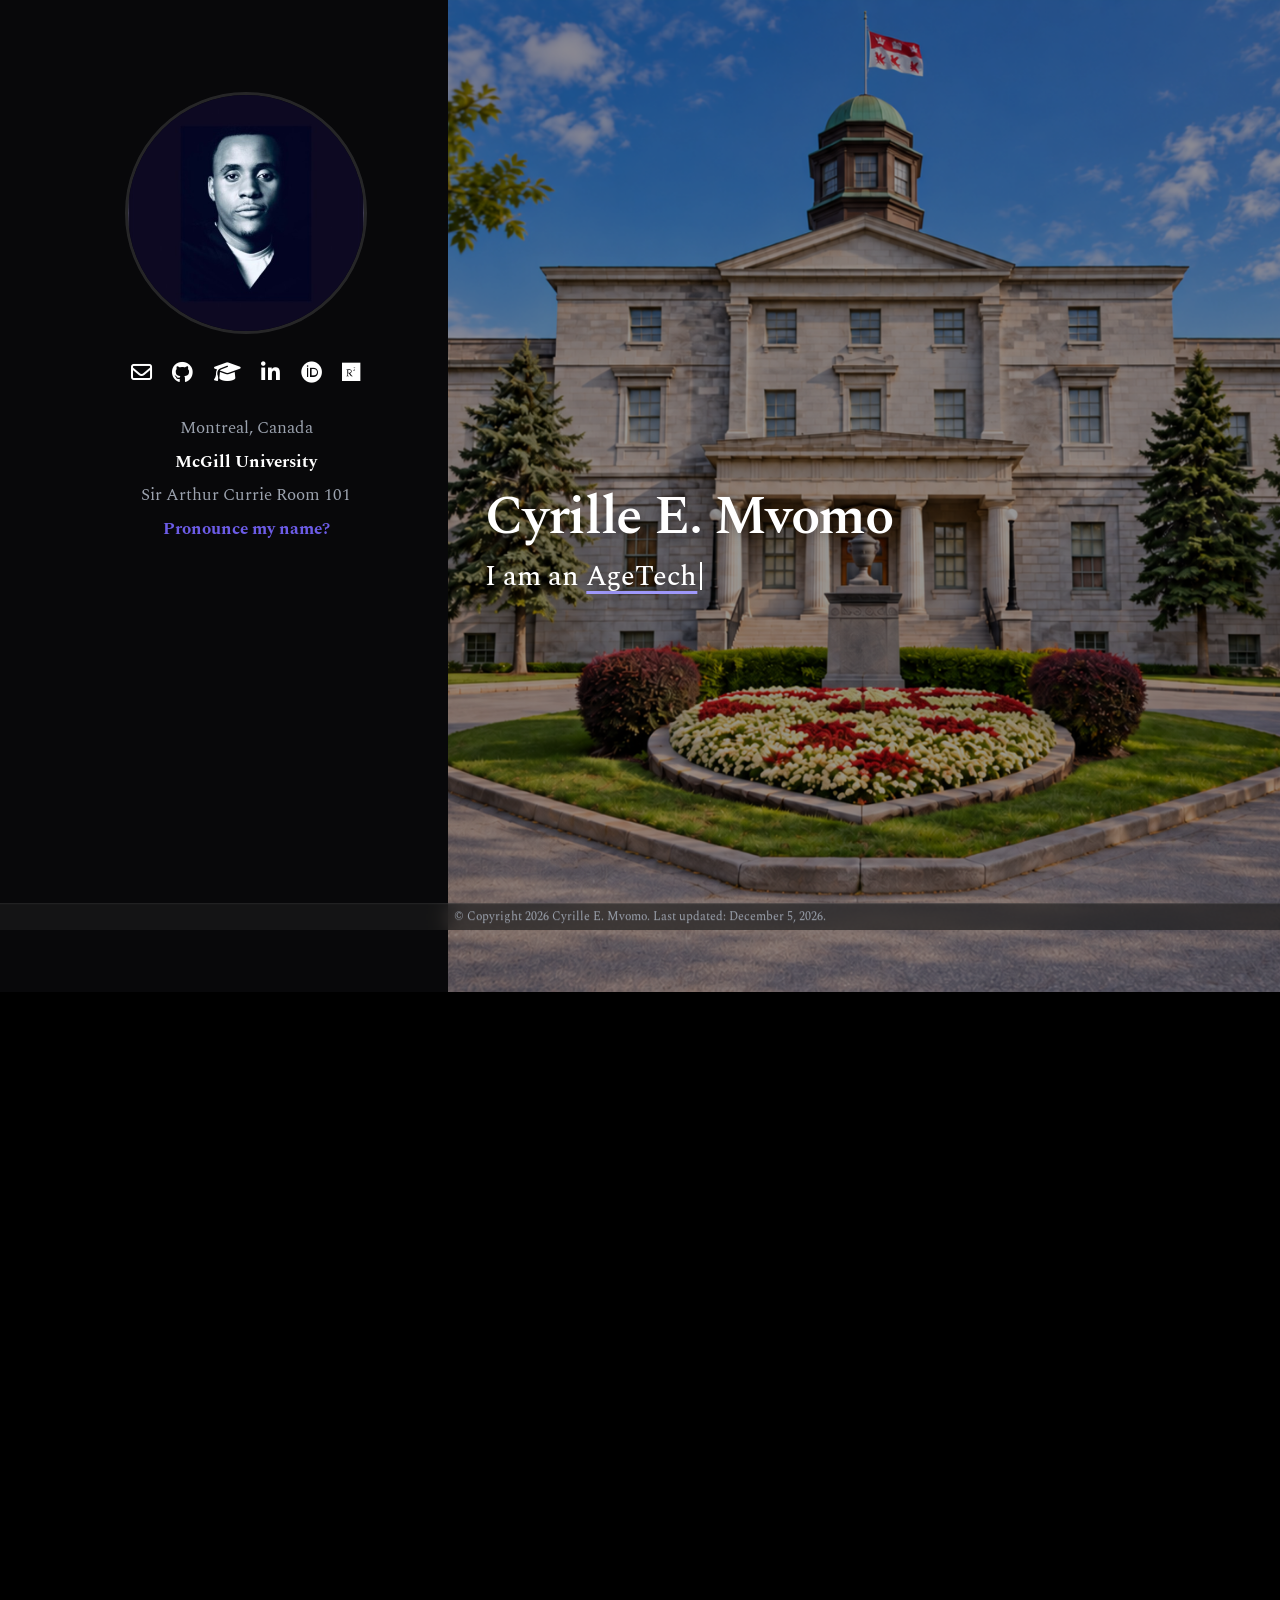
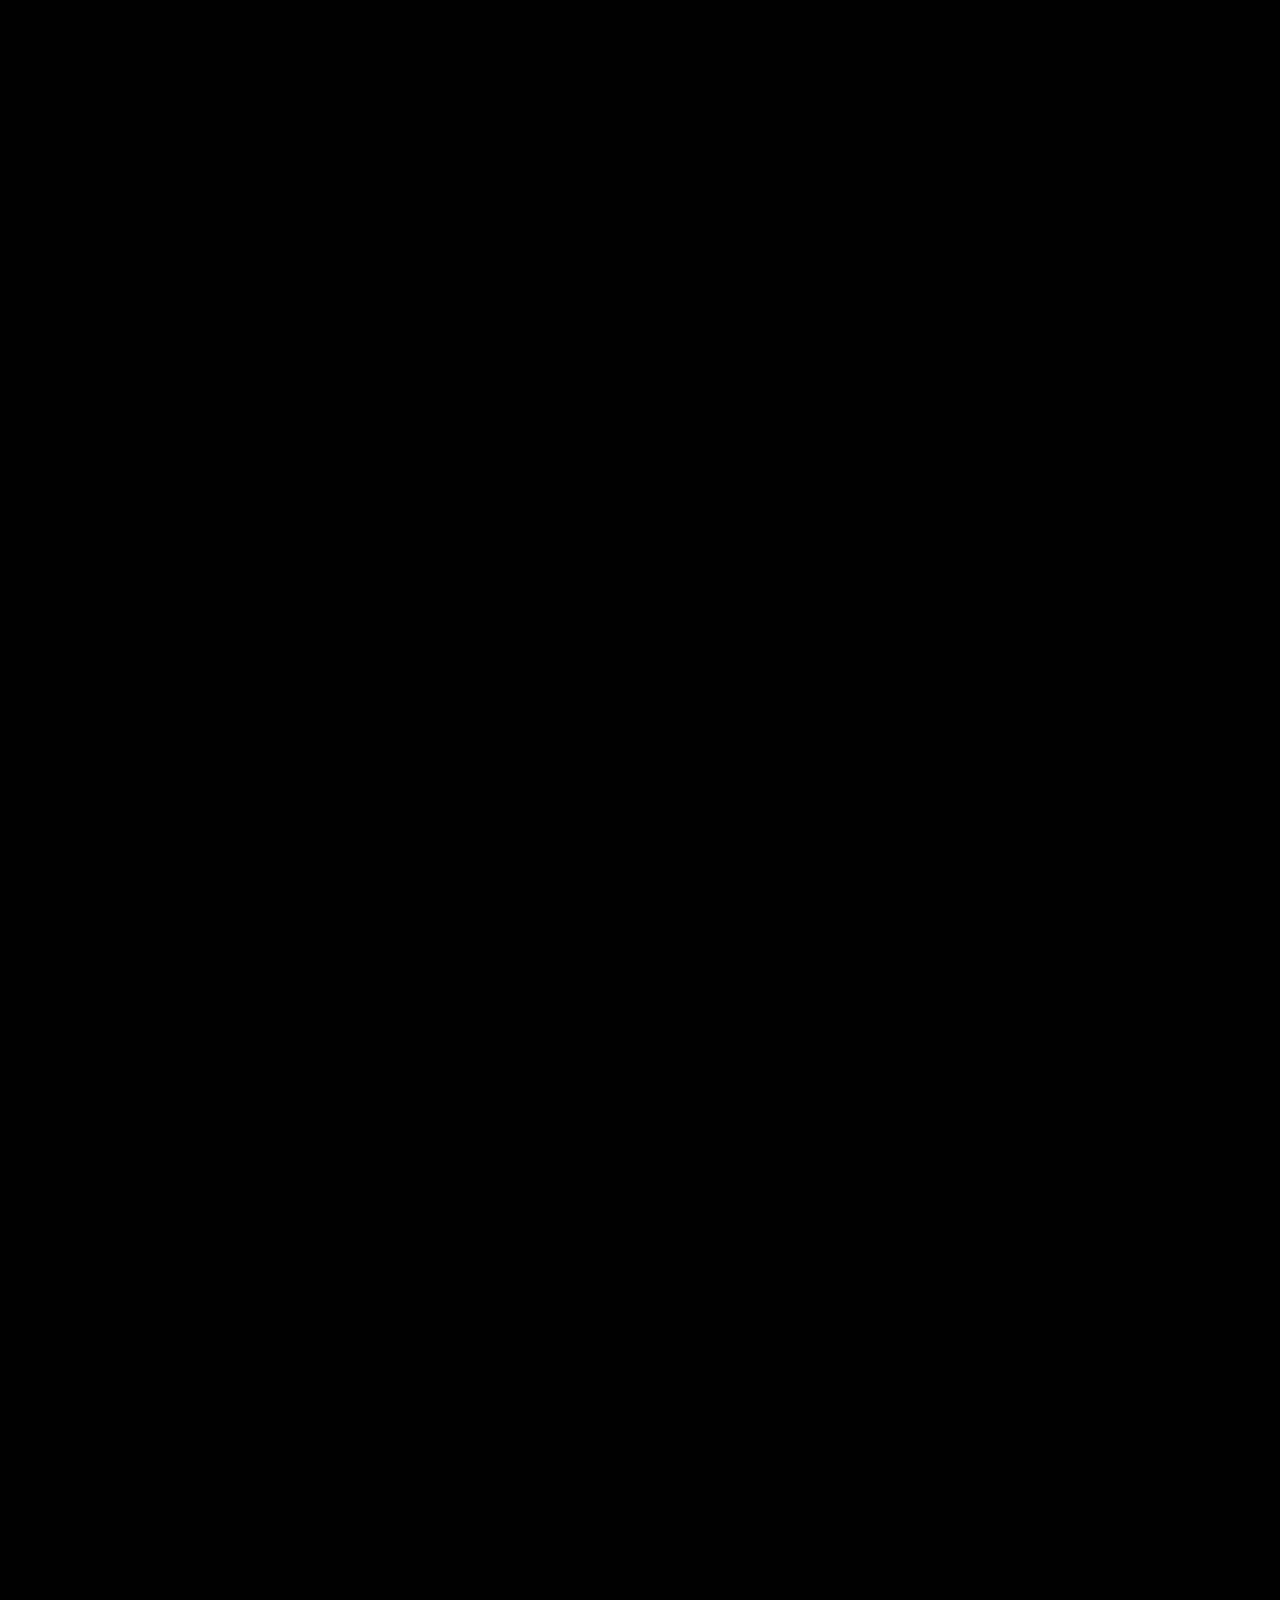
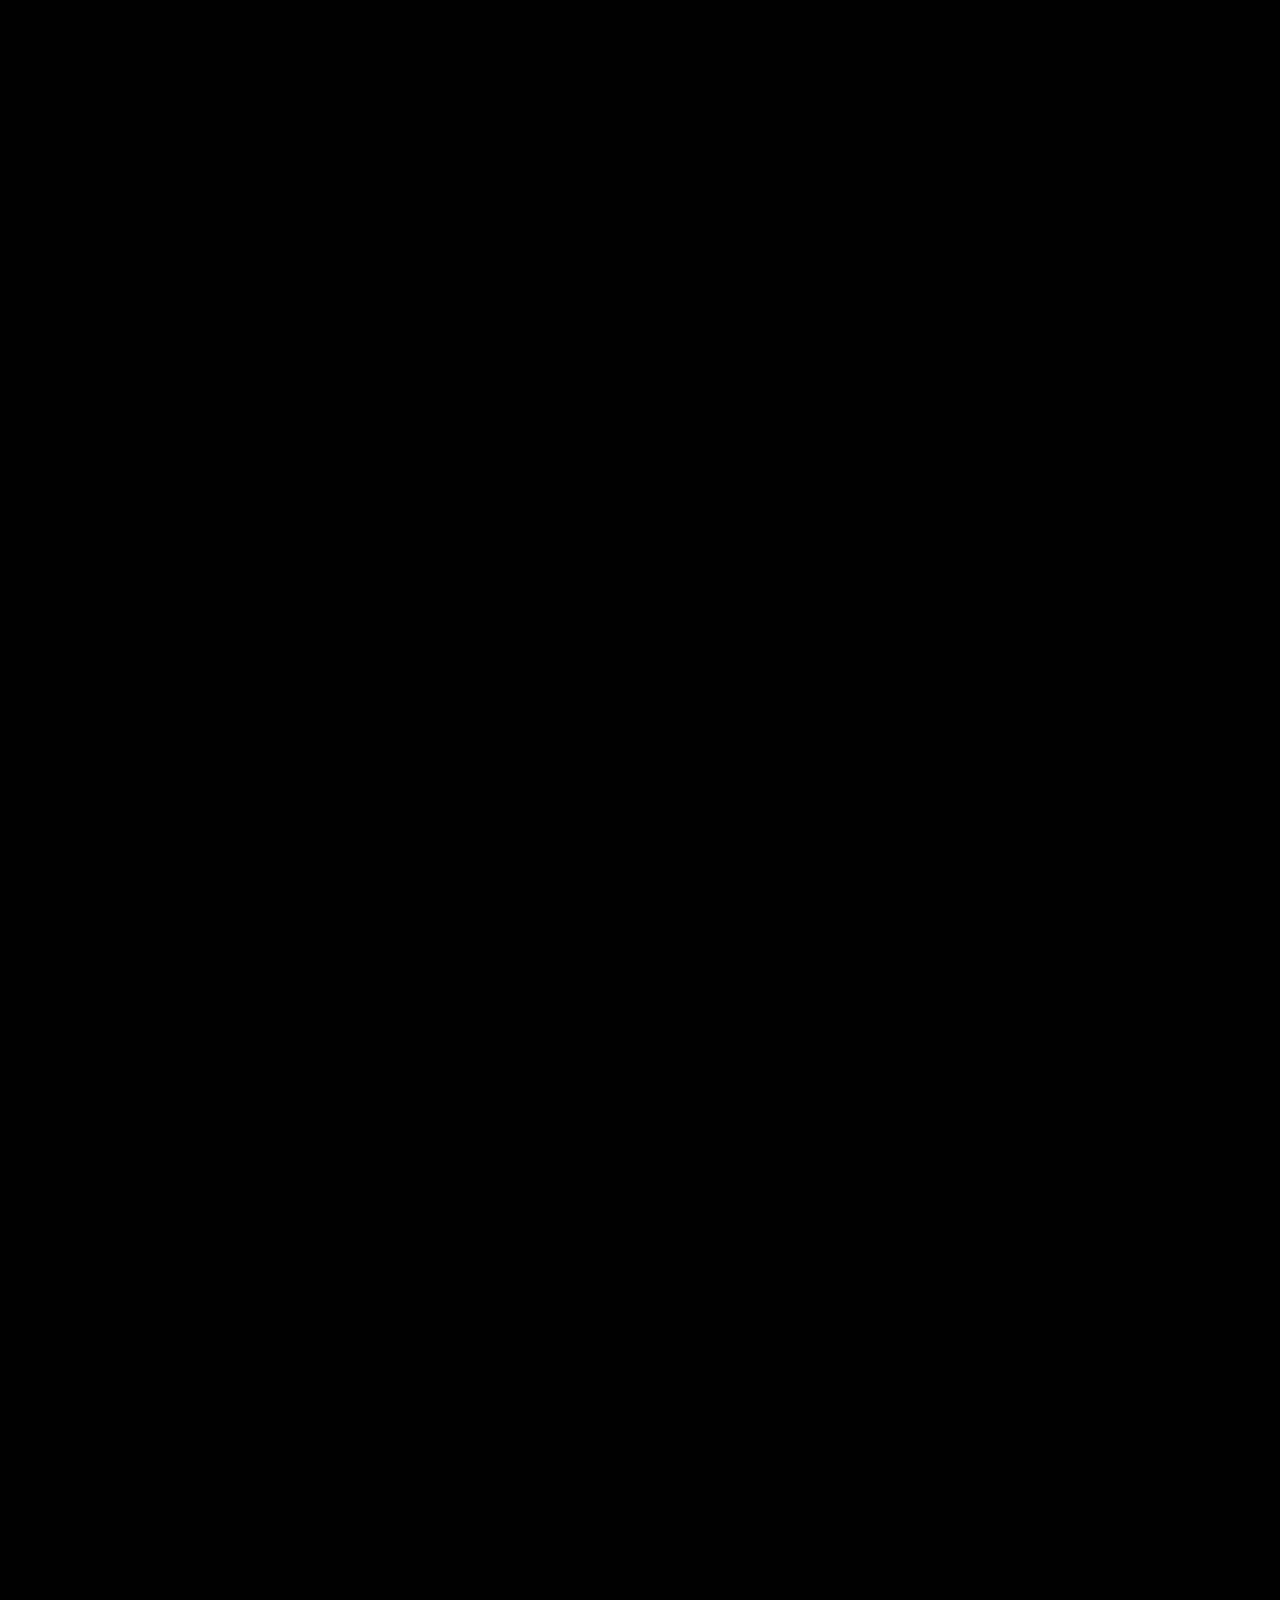
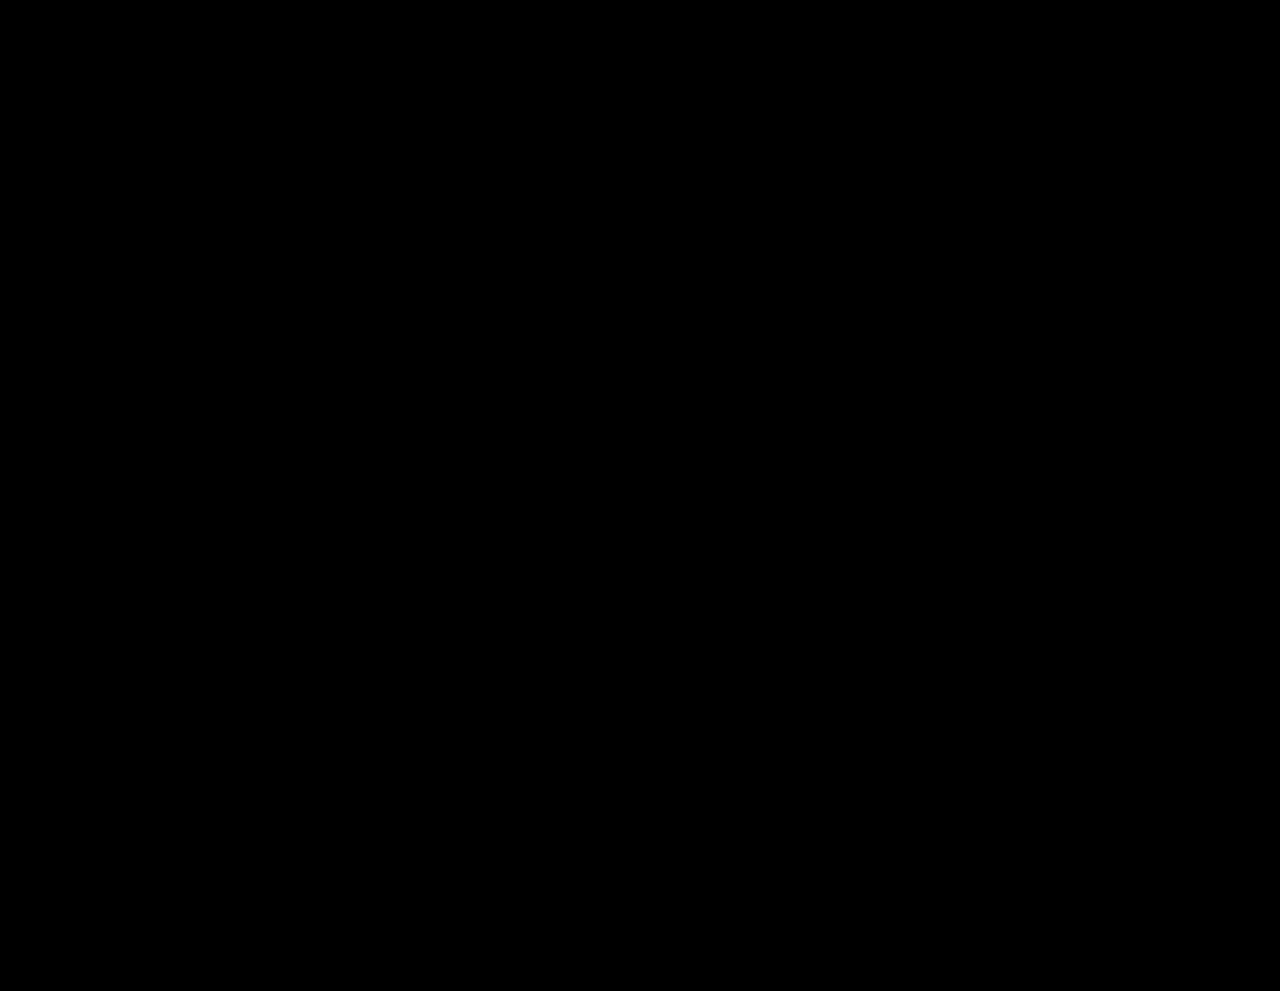
<file: index.html>
<!DOCTYPE html>
<html lang="en">
<head>
  <meta charset="UTF-8" />
  <meta name="viewport" content="width=device-width, initial-scale=1.0" />

  <title>Cyrille E. Mvomo | Interpretable Wearables</title>

  <!-- Fonts -->
  <!-- <link rel="preconnect" href="https://fonts.googleapis.com">
  <link rel="preconnect" href="https://fonts.gstatic.com" crossorigin>
  <link href="https://fonts.googleapis.com/css2?family=Inter:wght@300;400;500;600;700&display=swap" rel="stylesheet"> -->
  <link rel="preconnect" href="https://fonts.googleapis.com">
  <link rel="preconnect" href="https://fonts.gstatic.com" crossorigin>
  <link href="https://fonts.googleapis.com/css2?family=Inter:wght@300;400;500;600;700&family=Spectral:wght@300;400;500;600;700&display=swap" rel="stylesheet">

  <!-- Icons -->
  <link rel="stylesheet" href="https://cdnjs.cloudflare.com/ajax/libs/font-awesome/6.5.0/css/all.min.css">

  <link rel="stylesheet" href="style.css?v=mobile-welcome-menu-fix" />
</head>
<body class="welcome-active">

  <div class="background-video-wrapper" aria-hidden="true">
    <img
      src="Edited_BG_Video_first_frame.png"
      class="background-video background-video-poster"
      alt=""
      loading="eager"
      decoding="async"
    />
    <canvas class="background-video background-scroll-canvas" aria-hidden="true"></canvas>
  </div>

  <header class="top-banner">
    <div id="scroll-line" class="scroll-line"></div>

    <div class="banner-container">
      <div class="banner-left">
        <h1>Cyrille E. Mvomo</h1>
      </div>

      <div class="banner-right-wrapper">
        <button id="menu-toggle" class="menu-toggle" aria-label="Open menu" aria-expanded="false">
          <span></span>
          <span></span>
          <span></span>
        </button>

        <nav id="banner-nav" class="banner-right">
          <a href="#about-me-section" class="section-link active-section-link">About</a>
          <a href="#news-section" class="section-link">News</a>
          <a href="#publications-section" class="section-link">Publications</a>
          <a href="#curriculum-vitae-section" class="section-link">Curriculum Vitae</a>
        </nav>
      </div>
    </div>
  </header>

  <main class="page-container">
    <section class="hero-section">
      <div class="profile-column">
        <img src="profile.jpg" alt="Cyrille E. Mvomo" class="profile-photo" />

        <div class="icon-row">
          <a href="mailto:cyrille.mvomo@mail.mcgill.ca" aria-label="Email"><i class="fa-regular fa-envelope"></i></a>
          <a href="https://github.com/cyrillemvomo" target="_blank" aria-label="GitHub"><i class="fa-brands fa-github"></i></a>
          <a href="https://scholar.google.com/citations?user=v-sf1K8AAAAJ&hl=en&oi=ao" target="_blank" aria-label="Google Scholar"><i class="fa-solid fa-graduation-cap"></i></a>
          <a href="https://www.linkedin.com/in/cyrille-mvomo" target="_blank" aria-label="LinkedIn"><i class="fa-brands fa-linkedin-in"></i></a>
          <a href="https://orcid.org/0000-0003-3828-3360" target="_blank" aria-label="ORCID"><i class="fa-brands fa-orcid"></i></a>
          <a href="https://www.researchgate.net/profile/Cyrille-Mvomo" target="_blank" aria-label="ResearchGate"><i class="fa-brands fa-researchgate"></i></a>
        </div>

        <div class="profile-details">
          <p>Montreal, Canada</p>
          <p><strong>McGill University</strong></p>
          <p>Sir Arthur Currie Room 101</p>
          <p class="pronunciation-link">
            <a href="https://chatgpt.com/?q=How%20do%20you%20pronounce%20the%20French%20name%20Cyrille%3F%20Please%20explain%20it%20simply%20for%20an%20English%20speaker." target="_blank" class="text-link">Pronounce my name?</a>
          </p>
        </div>
      </div>

      <div class="description-column">
        <section id="welcome-section" class="welcome-section" aria-label="Welcome">
          <div class="welcome-content">
            <h2>Cyrille E. Mvomo</h2>
            <p class="welcome-identity">I am <span id="welcome-article">an </span><span id="welcome-role" class="welcome-role">AgeTech researcher</span><span class="welcome-caret" aria-hidden="true"></span></p>
          </div>
        </section>

        <section id="about-me-section" class="content-subsection">
          <h2>About</h2>
          <div class="crimson-wave" aria-hidden="true">﹏</div>

          <p>
            <strong>Cyrille</strong>, originally from France and Cameroon, is currently pursuing a PhD in Biomechanics and Neuroscience at <a href="https://www.mcgill.ca/" target="_blank" class="text-link">McGill University</a> under the supervision of <a href="https://scholar.google.com/citations?hl=en&user=dPw3kgcAAAAJ&view_op=list_works&sortby=pubdate" target="_blank" class="text-link">Dr. Paquette</a> (<a href="https://www.mcgill.ca/hbcl/" target="_blank" class="text-link">Human Brain Control of Locomotion Laboratory</a>, <a href="https://www.mcgill.ca/" target="_blank" class="text-link">McGill University</a>, Canada) and <a href="https://scholar.google.com/citations?hl=en&user=61DvKEIAAAAJ&view_op=list_works&sortby=pubdate" target="_blank" class="text-link">Dr. Easthope Awai</a> (<a href="https://rehabilomics.ch/" target="_blank" class="text-link">Data Analytics and Rehabilitation Technology</a>, <a href="https://ai.ethz.ch/" target="_blank" class="text-link">ETH AI Center</a>, Switzerland). His doctoral research <strong>uses data mining techniques to improve the clinical interpretability of digital mobility biomarkers</strong> in Parkinson’s disease. For this work, Cyrille has received <strong>multiple prestigious distinctions from institutional to international levels</strong>, including the <a href="https://www.mcgill.ca/hbcl/channels/news/kpe-phd-candidate-cyrille-mvomo-honored-ieee-embs-bhi-2025-best-paper-award-and-nsf-embs-google-369513" target="_blank" class="text-link">Next Generation Scholar recognition from the IEEE Engineering in Medicine and Biology Society, Google, and the US National Science Foundation</a>. Prior to his PhD, he was a <strong>visiting student</strong> at <a href="https://www.epfl.ch/en/" target="_blank" class="text-link">EPFL</a> within the <a href="https://www.epfl.ch/research/domains/bioengineering/" target="_blank" class="text-link">Institute of Bioengineering</a>, working on <strong>assistive robotics for mobility assistance</strong> with <a href="https://scholar.google.com/citations?user=6gpQSm8AAAAJ&hl=en&oi=ao" target="_blank" class="text-link">Dr. Manzoori</a> and <a href="https://scholar.google.com/citations?user=NjhGHu0AAAAJ&hl=en" target="_blank" class="text-link">Dr. Bouri</a>. He also holds a <strong>Master of Science in Informatics (Digital Sciences) with a focus on biomedical data science</strong>, and completed his clinical training in <strong>Podiatric Medicine</strong> (bachelor’s grade in allied health sciences) at <a href="https://u-paris.fr/" target="_blank" class="text-link">University of Paris - Cité</a> in France.
          </p>
          <p>
            Beyond research, Cyrille is committed to <strong>advancing STEM education through innovative teaching and mentoring</strong>. As a member of the <a href="https://www.mcgill.ca/ose/initiatives/scilearn" target="_blank" class="text-link">McGill SciLearn</a> team, his contributions to neuroeducation and collaborative learning have reached large and diverse student populations, and have also been <a href="https://www.thetribune.ca/sci-tech/scilearn-learning-how-to-learn-13012026/" target="_blank" class="text-link">recognized internationally</a>.
          </p>
          <p>
          Cyrille envisions a future as an academic where, on the one hand, he will <strong>establish a research program centered on intelligent wearable systems that generate clinically interpretable insights to inform personalized care in geriatric populations with mobility impairments</strong> and, on the other hand, <strong>develop new educational approaches</strong> that empower learners with complex needs.
        </p>
        </section>

        <section id="about-me-section" class="content-subsection">
          <h2>Research Summary</h2>
          <div class="crimson-wave" aria-hidden="true">﹏</div>

          <p>
            <span class="research-summary-media">
              <img src="research_program_full_figure.jpg" alt="Illustration of my research program" />
            </span>
            Cyrille's research focuses on what he calls <strong>"interpretables"</strong>: intelligent wearable sensing systems that reveal <strong>age- and disease-related deviations in a person’s neurobehavioral state</strong> and provide clinicians with information they can <strong>use to guide clinical decisions</strong>.          
        <!-- </p -->

          <p>
            Drawing on knowledge from <strong>biomedical data science</strong>, <strong>biomechanics</strong>, and <strong>neuroscience</strong>, he focuses on <strong>gait and balance dysfunctions in geriatric populations</strong>. Cyrille’s research encompasses <strong>(focus 1) person-specific modeling of neuromotor deficits</strong> to understand the unique presentation of gait and balance impairments in each individual (e.g., medical imaging informatics to characterize participant-level brain network dysfunction); <strong>(focus 2) movement-based biomarker development</strong> to identify signatures inferred from wearables (e.g., inertial, pressure, or mobile sensing) that are associated with the modeled neuromotor deficits (e.g., accelerometry-based gait dynamics measures as proxies for altered automaticity) and clinical data (e.g., health records, patient-reported outcomes, surveys); and <strong>(focus 3) clinical decision support system design</strong> to translate these biomarkers into technologies that clinicians can trust to personalize support (e.g., monitoring or assistance) in routine care and daily life (e.g., uncertainty-aware reinforcement learning agents).
          </p>

          <div class="video-title-badge">My TED Talk<br>(with subtitles!)</div>

          <div style="position: relative; width: 100%; padding-bottom: 56.25%; height: 0; overflow: hidden; margin-top: 8px;">
            <iframe
              src="https://www.youtube.com/embed/RyR2sZz6EQo?rel=0"
              title="YouTube video player"
              style="position: absolute; top: 0; left: 0; width: 100%; height: 100%; border: 0;"
              allow="accelerometer; autoplay; clipboard-write; encrypted-media; gyroscope; picture-in-picture; web-share"
              allowfullscreen>
            </iframe>
          </div>
        </section>

        <section id="news-section" class="content-subsection">
          <div class="news-attending-grid">
            <div class="news-panel">
              <button class="panel-toggle" type="button" aria-expanded="false">
                <span class="panel-heading-wrap">
                  <span class="panel-heading-line">
                    <span class="panel-heading">News</span>
                    <span class="panel-indicator" aria-hidden="true">+</span>
                  </span>
                  <span class="crimson-wave panel-wave" aria-hidden="true">﹏</span>
                </span>
              </button>

              <div class="scroll-list">
                <div class="timeline-item current-item">
                  <div class="date-chip">Sep 2026</div>
                  <p>Selected for McGill’s College of Graduate Mentorship Program!</p>
                </div>

                <div class="timeline-item past-item">
                  <div class="date-chip">Sep 2026</div>
                  <p>Étudions Ensemble extended for Fall 2026!</p>
                </div>

                <div class="timeline-item past-item">
                  <div class="date-chip">Aug 2026</div>
                  <p>Invited to present at AGE-WELL 2026 in Ottawa!</p>
                </div>

                <div class="timeline-item past-item">
                  <div class="date-chip">Jul 2026</div>
                  <p>Got an Early Professionals, Inspired Careers in AgeTech (EPIC-AT) Grant!</p>
                </div>

                <div class="timeline-item past-item">
                  <div class="date-chip">Jun 2026</div>
                  <p>Invited to present at the Nature Conference on AI in Medicine in Paris!</p>
                </div>

                <div class="timeline-item past-item">
                  <div class="date-chip">May 2026</div>
                  <p>ICNR2026 paper on uncertainty got accepted!</p>
                </div>

                <div class="timeline-item past-item">
                  <div class="date-chip">Apr 2026</div>
                  <p>Got FRQS Doctoral Fellowship!</p>
                </div>

                <div class="timeline-item past-item">
                  <div class="date-chip">Apr 2026</div>
                  <p>Ranked among the 278 winning applications for the CIHR Doctoral Fellowship!</p>
                </div>
                
                <div class="timeline-item past-item">
                  <div class="date-chip">Apr 2026</div>
                  <p>Website updated!</p>
                </div>
                
                <div class="timeline-item past-item">
                  <div class="date-chip">Mar 2026</div>
                  <p>Got CRIR-HJR Catherine Berg Student Travel Award!</p>
                </div>
                
                <div class="timeline-item past-item">
                  <div class="date-chip">Mar 2026</div>
                  <p>Launched the "Étudions Ensemble"!</p>
                </div>
                
                <div class="timeline-item past-item">
                  <div class="date-chip">Mar 2026</div>
                  <p>Got Parkinson Canada Graduate Student Award!</p>
                </div>
                
                <div class="timeline-item past-item">
                  <div class="date-chip">Feb 2026</div>
                  <p>Invited by IEEE TBME editors to submit an extended version of BHI 2025 work!</p>
                </div>
                
                <div class="timeline-item past-item">
                  <div class="date-chip">Jan 2026</div>
                  <p>Research success at BHI 2025 featured in McGill News!</p>
                </div>
                
                <div class="timeline-item past-item">
                  <div class="date-chip">Jan 2026</div>
                  <p>Interviewed by The Tribune about SciLearn alongside Kira!</p>
                </div>
                
                <div class="timeline-item past-item">
                  <div class="date-chip">Dec 2025</div>
                  <p>SciLearn won QS Reimagine Education Award!</p>
                </div>
                
                <div class="timeline-item past-item">
                  <div class="date-chip">Nov 2025</div>
                  <p>Passed my doctoral qualifying exam!</p>
                </div>
                
                <div class="timeline-item past-item">
                  <div class="date-chip">Nov 2025</div>
                  <p>Delivered a lightning talk on SciLearn with Kira at the 2025 Montreal Skills Symposium!</p>
                </div>
                
                <div class="timeline-item past-item">
                  <div class="date-chip">Oct 2025</div>
                  <p>Won Best Paper Award (3rd place) at BHI 2025 among 500+ submissions!</p>
                </div>
                
                <div class="timeline-item past-item">
                  <div class="date-chip">Oct 2025</div>
                  <p>Named an IEEE EMBS–Google–NSF NextGen Scholar and invited to deliver a lightning talk at BHI 2025!</p>
                </div>
                
                <div class="timeline-item past-item">
                  <div class="date-chip">Oct 2025</div>
                  <p>Won McGill CRBLM Travel Award!</p>
                </div>
                
                <div class="timeline-item past-item">
                  <div class="date-chip">Oct 2025</div>
                  <p>Won Quebec Association for Physical Activity Travel Award!</p>
                </div>
                
                <div class="timeline-item past-item">
                  <div class="date-chip">Oct 2025</div>
                  <p>Aging and Disease paper got accepted!</p>
                </div>
                
                <div class="timeline-item past-item">
                  <div class="date-chip">Sep 2025</div>
                  <p>BHI 2025 paper selected for oral presentation!</p>
                </div>
                
                <div class="timeline-item past-item">
                  <div class="date-chip">Sep 2025</div>
                  <p>BHI 2025 paper got accepted!</p>
                </div>

              </div>
            </div>

            <div class="news-panel">
              <button class="panel-toggle" type="button" aria-expanded="false">
                <span class="panel-heading-wrap">
                  <span class="panel-heading-line">
                    <span class="panel-heading">Attending</span>
                    <span class="panel-indicator" aria-hidden="true">+</span>
                  </span>
                  <span class="crimson-wave panel-wave" aria-hidden="true">﹏</span>
                </span>
              </button>

              <div class="scroll-list">
                <div class="timeline-item current-item">
                  <div class="date-chip">Nov 2026</div>
                  <p>AGE-WELL 2026, Ottawa</p>
                </div>

                <div class="timeline-item past-item">
                  <div class="date-chip">Sep 2026</div>
                  <p>ICNR 2026, Seoul</p>
                </div>

                <div class="timeline-item past-item">
                  <div class="date-chip">Sep 2026</div>
                  <p>Nature Conference on AI in Medicine, Paris</p>
                </div>

                <div class="timeline-item past-item">
                  <div class="date-chip">June 2026</div>
                  <p>SALTISE 2026, Montreal</p>
                </div>

                <div class="timeline-item past-item">
                  <div class="date-chip">Oct 2025</div>
                  <p>BHI 2025, Atlanta</p>
                </div>

              </div>
            </div>
          </div>
        </section>

        <section id="publications-section" class="content-subsection">
          <h2>Selected Publications</h2>
          <div class="crimson-wave" aria-hidden="true">﹏</div>

          <div class="publications-subcontrols">
            <span>Show by:</span>
            <button id="view-by-date" class="pub-view-toggle active" type="button">Date</button>
            <span>/</span>
            <button id="view-by-topic" class="pub-view-toggle" type="button">Research Topic</button>
          </div>

          <p class="publications-note">(* indicates equal contribution and ** indicates mentee student, see CV for full list)</p>

          <div id="publications-container" class="publications-full-bleed"></div>
        </section>

        <section id="curriculum-vitae-section" class="content-subsection">
          <h2>Curriculum Vitae</h2>
          <div class="crimson-wave" aria-hidden="true">﹏</div>

          <div class="cv-controls">
            <a href="CV.pdf" class="cv-action" download>
              <i class="fa-solid fa-download" aria-hidden="true"></i>
              <span>Download PDF</span>
            </a>
            <button id="cv-fullscreen-button" class="cv-action" type="button">
              <i class="fa-solid fa-expand" aria-hidden="true"></i>
              <span>Full Screen</span>
            </button>
          </div>

          <div id="cv-viewer-wrapper" class="cv-viewer-wrapper">
            <iframe
              id="cv-viewer"
              src="CV.pdf#toolbar=1&navpanes=0&view=FitH"
              title="Curriculum Vitae PDF viewer"
              class="cv-viewer"
              loading="lazy">
            </iframe>
          </div>
        </section>

        <section id="miscellaneous-section" class="content-subsection">
          <h2>Miscellaneous</h2>
          <div class="crimson-wave" aria-hidden="true">﹏</div>

          <ul class="misc-list">
            <li>⚽️ I’m a big soccer fan. My favorite team is FC Barcelona (yes... I’ve been suffering since 2015).</li>
            <li>👨🏾‍🎨 I care a lot about making science visually elegant.</li>
          </ul>

        </section>
      </div>
    </section>
  </main>

  <footer class="bottom-banner">
    <div class="bottom-banner-container">
      <p id="footer-date-text"></p>
    </div>
  </footer>

  <script>
    const body = document.body;
    const topBanner = document.querySelector(".top-banner");
    const welcomeSection = document.getElementById("welcome-section");
    const aboutSection = document.getElementById("about-me-section");
    const welcomeArticle = document.getElementById("welcome-article");
    const welcomeRole = document.getElementById("welcome-role");
    const desktopWelcomeQuery = window.matchMedia("(min-width: 901px)");
    const phoneWelcomeQuery = window.matchMedia("(max-width: 850px)");
    let welcomeScrollTransitioning = false;
    let revealObserver = null;

    function updateWelcomeState() {
      const onWelcome = phoneWelcomeQuery.matches
        ? window.scrollY < 8
        : desktopWelcomeQuery.matches && window.scrollY < Math.min(100, window.innerHeight * 0.12);
      body.classList.toggle("welcome-active", onWelcome);
    }

    function moveFromWelcomeToAbout() {
      if (welcomeScrollTransitioning) return;
      welcomeScrollTransitioning = true;
      aboutSection.scrollIntoView({
        behavior: window.matchMedia("(prefers-reduced-motion: reduce)").matches ? "auto" : "smooth",
        block: "start"
      });
      window.setTimeout(() => { welcomeScrollTransitioning = false; }, 1100);
    }

    window.addEventListener("wheel", (event) => {
      if (!desktopWelcomeQuery.matches || event.ctrlKey || event.deltaY <= 0) return;
      if (window.scrollY >= Math.min(100, window.innerHeight * 0.12) && !welcomeScrollTransitioning) return;
      event.preventDefault();
      moveFromWelcomeToAbout();
    }, { passive: false });

    window.addEventListener("keydown", (event) => {
      if (!desktopWelcomeQuery.matches || !body.classList.contains("welcome-active")) return;
      if (event.altKey || event.ctrlKey || event.metaKey || event.shiftKey) return;
      if (!["ArrowDown", "PageDown", " "].includes(event.key)) return;
      const target = event.target;
      if (target instanceof HTMLElement && target.closest("input, textarea, select, button, a, [contenteditable]")) return;
      event.preventDefault();
      moveFromWelcomeToAbout();
    });

  function cycleWelcomeRoles() {
    if (window.matchMedia("(prefers-reduced-motion: reduce)").matches) return;
    const roles = ["AgeTech researcher", "innovator", "educator"];
    let roleIndex = 0;
    let deleting = true;
    let charIndex = roles[0].length;
    function tick() {
      const word = roles[roleIndex];
      charIndex += deleting ? -1 : 1;
      welcomeRole.textContent = word.slice(0, charIndex);
      if (!deleting && charIndex === word.length) {
        deleting = true;
        window.setTimeout(tick, 1850);
      } else if (deleting && charIndex === 0) {
        roleIndex = (roleIndex + 1) % roles.length;
        welcomeArticle.textContent = ["AgeTech researcher", "innovator", "educator"].includes(roles[roleIndex]) ? "an " : "a ";
        deleting = false;
        window.setTimeout(tick, 320);
      } else {
        window.setTimeout(tick, deleting ? 62 : 105);
      }
    }
    window.setTimeout(tick, 1800);
  }
    updateWelcomeState();
    cycleWelcomeRoles();

    // Synchronize the original animated GIF with scrolling AFTER the welcome experience.
    // A normal <img> cannot seek inside a GIF, so render the GIF frames on a canvas.
    async function initializeScrollBackground() {
      const wrapper = document.querySelector(".background-video-wrapper");
      const canvas = wrapper.querySelector(".background-scroll-canvas");
      const ctx = canvas.getContext("2d", { alpha: false });
      if (!ctx) return;

      try {
        const response = await fetch("Edited_BG_Video.gif");
        if (!response.ok) throw new Error("Background GIF could not be loaded");
        const bytes = await response.arrayBuffer();
        const signature = String.fromCharCode(...new Uint8Array(bytes, 0, 6));
        if (signature !== "GIF87a" && signature !== "GIF89a") {
          throw new Error("Edited_BG_Video.gif is not an animated GIF");
        }

        let frameCount;
        let drawFrame;
        let release;

        if ("ImageDecoder" in window && await ImageDecoder.isTypeSupported("image/gif")) {
          // Native decoding: no video export or third-party script needed in supported browsers.
          const decoder = new ImageDecoder({
            type: "image/gif",
            data: new Uint8Array(bytes),
            preferAnimation: true
          });
          await decoder.tracks.ready;
          frameCount = decoder.tracks.selectedTrack.frameCount;
          const firstFrame = await decoder.decode({ frameIndex: 0 });
          canvas.width = firstFrame.image.displayWidth;
          canvas.height = firstFrame.image.displayHeight;
          firstFrame.image.close();
          let drawRequest = 0;
          drawFrame = async (index) => {
            const request = ++drawRequest;
            const { image } = await decoder.decode({ frameIndex: index });
            if (request === drawRequest) {
              ctx.clearRect(0, 0, canvas.width, canvas.height);
              ctx.drawImage(image, 0, 0, canvas.width, canvas.height);
            }
            image.close();
          };
          release = () => decoder.close();
        } else {
          // Safari fallback: decode and composite the same GIF frames in JavaScript.
          const { parseGIF, decompressFrames } = await import(
            "https://cdn.jsdelivr.net/npm/gifuct-js@2.1.2/+esm"
          );
          const gif = parseGIF(bytes);
          const frames = decompressFrames(gif, true);
          frameCount = frames.length;
          canvas.width = gif.lsd.width;
          canvas.height = gif.lsd.height;

          const composition = document.createElement("canvas");
          composition.width = canvas.width;
          composition.height = canvas.height;
          const compositeCtx = composition.getContext("2d");
          const patches = document.createElement("canvas");
          const patchCtx = patches.getContext("2d");
          const bitmaps = [];
          let previous = null;
          let restorePrevious = null;

          for (const frame of frames) {
            if (previous?.disposalType === 2) {
              const p = previous.dims;
              compositeCtx.clearRect(p.left, p.top, p.width, p.height);
            } else if (previous?.disposalType === 3 && restorePrevious) {
              compositeCtx.clearRect(0, 0, composition.width, composition.height);
              compositeCtx.drawImage(restorePrevious, 0, 0);
            }
            if (frame.disposalType === 3) {
              restorePrevious = document.createElement("canvas");
              restorePrevious.width = composition.width;
              restorePrevious.height = composition.height;
              restorePrevious.getContext("2d").drawImage(composition, 0, 0);
            }
            const { left, top, width, height } = frame.dims;
            patches.width = width;
            patches.height = height;
            patchCtx.putImageData(new ImageData(frame.patch, width, height), 0, 0);
            compositeCtx.drawImage(patches, left, top);
            bitmaps.push(await createImageBitmap(composition));
            previous = frame;
          }
          drawFrame = (index) => {
            ctx.drawImage(bitmaps[index], 0, 0, canvas.width, canvas.height);
          };
          release = () => bitmaps.forEach((bitmap) => bitmap.close());
        }

        if (frameCount < 2) {
          release();
          return;
        }

        let lastFrame = -1;
        let displayedProgress = 0;
        let targetProgress = 0;
        let animationFrame = 0;
        let lastTimestamp = 0;

        function animateScrollBackground(timestamp) {
          animationFrame = 0;
          const elapsed = lastTimestamp ? Math.min(timestamp - lastTimestamp, 64) : 16;
          lastTimestamp = timestamp;
          // Follow the scroll position with a little inertia, then gently settle
          // into the selected frame when scrolling stops (in either direction).
          displayedProgress += (targetProgress - displayedProgress) * (1 - Math.exp(-elapsed / 240));
          if (Math.abs(targetProgress - displayedProgress) < 0.0001) {
            displayedProgress = targetProgress;
          }
          const index = Math.min(frameCount - 1, Math.floor(displayedProgress * (frameCount - 1)));
          if (index !== lastFrame) {
            lastFrame = index;
            Promise.resolve(drawFrame(index)).catch((error) => {
              console.error("Could not render background GIF frame:", error);
            });
          }
          if (displayedProgress !== targetProgress) {
            animationFrame = requestAnimationFrame(animateScrollBackground);
          } else {
            lastTimestamp = 0;
          }
        }

        function updateScrollBackgroundTarget() {
          // Stay on the first frame during the welcome experience, and reach
          // the final frame when the visitor gets to the bottom of the page.
          const start = aboutSection.getBoundingClientRect().top + window.scrollY;
          const end = Math.max(start + 1, document.documentElement.scrollHeight - window.innerHeight);
          targetProgress = Math.min(1, Math.max(0, (window.scrollY - start) / (end - start)));
          if (!animationFrame) animationFrame = requestAnimationFrame(animateScrollBackground);
        }

        await drawFrame(0);
        wrapper.classList.add("scroll-ready");
        updateScrollBackgroundTarget();
        window.addEventListener("scroll", updateScrollBackgroundTarget, { passive: true });
        window.addEventListener("resize", updateScrollBackgroundTarget);
      } catch (error) {
        // Retain the static first frame if GIF decoding is unavailable.
        console.error("Scroll-controlled background unavailable:", error);
      }
    }
    initializeScrollBackground();

    function setFavicon() {
      const img = new Image();
      img.src = "profile.jpg";

      img.onload = () => {
        const size = 64;
        const canvas = document.createElement("canvas");
        canvas.width = size;
        canvas.height = size;

        const ctx = canvas.getContext("2d");
        if (!ctx) return;

        const radius = size / 2;
        const borderWidth = 2;

        ctx.clearRect(0, 0, size, size);

        ctx.beginPath();
        ctx.arc(radius, radius, radius, 0, Math.PI * 2);
        ctx.closePath();
        ctx.fillStyle = "#ffffff";
        ctx.fill();

        ctx.save();
        ctx.beginPath();
        ctx.arc(radius, radius, radius - borderWidth, 0, Math.PI * 2);
        ctx.closePath();
        ctx.clip();

        const scale = Math.max(size / img.width, size / img.height);
        const drawWidth = img.width * scale;
        const drawHeight = img.height * scale;
        const dx = (size - drawWidth) / 2;
        const dy = (size - drawHeight) / 2;

        ctx.drawImage(img, dx, dy, drawWidth, drawHeight);
        ctx.restore();

        const faviconHref = canvas.toDataURL("image/png");

        const existingIcons = document.querySelectorAll('link[rel="icon"], link[rel="shortcut icon"]');
        existingIcons.forEach((icon) => icon.remove());

        const iconLink = document.createElement("link");
        iconLink.rel = "icon";
        iconLink.type = "image/png";
        iconLink.href = faviconHref;
        document.head.appendChild(iconLink);

        const shortcutIconLink = document.createElement("link");
        shortcutIconLink.rel = "shortcut icon";
        shortcutIconLink.type = "image/png";
        shortcutIconLink.href = faviconHref;
        document.head.appendChild(shortcutIconLink);
      };
    }

    const menuToggle = document.getElementById("menu-toggle");
    const bannerNav = document.getElementById("banner-nav");

    menuToggle.addEventListener("click", () => {
      bannerNav.classList.toggle("menu-open");
      menuToggle.classList.toggle("menu-open");

      const expanded = menuToggle.getAttribute("aria-expanded") === "true";
      menuToggle.setAttribute("aria-expanded", String(!expanded));
    });

    const sectionLinks = document.querySelectorAll(".section-link");
    const contentSections = document.querySelectorAll(".content-subsection");

    let clickedSectionId = null;
    let manualNavigationInProgress = false;

    function setActiveLink(targetId) {
      sectionLinks.forEach((link) => {
        link.classList.toggle("active-section-link", link.getAttribute("href") === `#${targetId}`);
      });
    }

    sectionLinks.forEach((link) => {
      link.addEventListener("click", (event) => {
        event.preventDefault();

        const targetId = link.getAttribute("href").substring(1);
        const targetSection = document.getElementById(targetId);

        clickedSectionId = targetId;
        manualNavigationInProgress = window.innerWidth > 850;

        setActiveLink(targetId);

        targetSection.scrollIntoView({
          behavior: "smooth",
          block: "start"
        });

        if (window.innerWidth <= 850) {
          bannerNav.classList.remove("menu-open");
          menuToggle.classList.remove("menu-open");
          menuToggle.setAttribute("aria-expanded", "false");
        }
      });
    });

    function updateActiveSectionOnScroll() {
      if (window.innerWidth <= 850) return;

      if (manualNavigationInProgress && clickedSectionId) {
        const clickedSection = document.getElementById(clickedSectionId);
        const rect = clickedSection.getBoundingClientRect();

        setActiveLink(clickedSectionId);

        if (Math.abs(rect.top) < 140 || Math.abs(rect.top + rect.height - window.innerHeight) < 140) {
          manualNavigationInProgress = false;
          clickedSectionId = null;
        }
        return;
      }

      let currentSectionId = contentSections[0].id;

      contentSections.forEach((section) => {
        const rect = section.getBoundingClientRect();
        if (rect.top <= 180) {
          currentSectionId = section.id;
        }
      });

      setActiveLink(currentSectionId);
    }

    function updateBannerOnScroll() {
      topBanner.classList.toggle("scrolled", window.scrollY > 8);
    }

    const panelToggles = document.querySelectorAll(".panel-toggle");

    panelToggles.forEach((toggleButton) => {
      toggleButton.addEventListener("click", () => {
        if (window.innerWidth > 900) return;

        const panel = toggleButton.closest(".news-panel");
        const isOpen = panel.classList.toggle("mobile-open");
        toggleButton.setAttribute("aria-expanded", String(isOpen));
      });
    });

    const scrollLine = document.getElementById("scroll-line");

    function updateScrollLine() {
      const scrollTop = window.scrollY;
      const docHeight = document.documentElement.scrollHeight - window.innerHeight;
      const scrollPercent = docHeight > 0 ? (scrollTop / docHeight) * 100 : 0;
      scrollLine.style.width = scrollPercent + "%";
    }

    async function getResourceLastModified(resource) {
      try {
        const response = await fetch(resource, {
          method: "HEAD",
          cache: "no-store"
        });

        const lastModified = response.headers.get("Last-Modified");
        if (!lastModified) return null;

        const date = new Date(lastModified);
        return Number.isNaN(date.getTime()) ? null : date;
      } catch (error) {
        return null;
      }
    }

    async function updateFooterDate() {
      const footerDateText = document.getElementById("footer-date-text");
      const year = new Date().getFullYear();

      const resourceDates = await Promise.all([
        getResourceLastModified("index.html"),
        getResourceLastModified("style.css"),
        getResourceLastModified("CV.pdf")
      ]);

      const validDates = resourceDates.filter(Boolean);
      const fallbackDate = new Date(document.lastModified);
      const lastUpdated = validDates.length
        ? new Date(Math.max(...validDates.map((date) => date.getTime())))
        : fallbackDate;

      const formattedDate = lastUpdated.toLocaleDateString("en-US", {
        year: "numeric",
        month: "long",
        day: "numeric"
      });

      footerDateText.textContent =
        `© Copyright ${year} Cyrille E. Mvomo. Last updated: ${formattedDate}.`;
    }

    const publications = [
      {
        id: "pub-2024-1",
        title: "Influence of Fatigue in Parkinson’s Disease on the Variability of Gait Measures",
        authors: [
          { name: "Isabella Sierra", link: "https://ca.linkedin.com/in/bellasierra" },
          { name: "Sara Perfetto", link: "https://scholar.google.com/citations?user=Ph31kWIAAAAJ&hl=en" },
          { name: "Alexandra Potvin-Desrochers", link: "https://scholar.google.com/citations?user=BCT7KcUAAAAJ&hl=fr" },
          { name: "Cyrille E. Mvomo", me: true },
          { name: "Henri 	Lajeunesse", link: "https://www.researchgate.net/profile/Henri-Lajeunesse-2" },
          { name: "Frederike Parent-L’Ecuyer", link: "https://www.researchgate.net/profile/Frederike_Parent-Lecuyer" },
          { name: "Caroline Paquette", link: "https://scholar.google.com/citations?user=dPw3kgcAAAAJ&hl=en" }
        ],
        journal: "MDS",
        year: 2024,
        date: "2024-09-27",
        topic: "Movement-based Biomarker Development",
        summary: "This study explores the influence of perceived fatigue on gait variability in people with Parkinson’s disease using wearable sensing during prolonged walking.",
        desktopSummary: "Exploring the influence of fatigue on gait variability in Parkinson’s disease through wearable sensing.",
        paperLink: "https://doi.org/10.1002/mds.29947",
        image: "assets/images/mds242.jpg"
      },
      {
        id: "pub-2024-2",
        title: "Model-Based Gait Outcomes to Track Parkinson’s Disease Progression?",
        authors: [
          { name: "Cyrille E. Mvomo", me: true },
          { name: "Jordan Bedime Songue Nijki", link: "https://www.researchgate.net/profile/Jordan-Bedime-Songue-Njiki" },
          { name: "Sara Perfetto", link: "https://scholar.google.com/citations?user=Ph31kWIAAAAJ&hl=en" },
          { name: "Isabella Sierra", link: "https://ca.linkedin.com/in/bellasierra" },
          { name: "Henri 	Lajeunesse", link: "https://www.researchgate.net/profile/Henri-Lajeunesse-2" },
          { name: "Alexandra Potvin-Desrochers", link: "https://scholar.google.com/citations?user=BCT7KcUAAAAJ&hl=fr" },
          { name: "Chris Easthope Awai", link: "https://scholar.google.com/citations?user=61DvKEIAAAAJ&hl=en" },
          { name: "Caroline Paquette", link: "https://scholar.google.com/citations?user=dPw3kgcAAAAJ&hl=en" }
        ],
        journal: "MDS",
        year: 2024,
        date: "2024-09-27",
        topic: "Movement-based Biomarker Development",
        summary: "By combining multidimensional gait analysis with clinical assessments and neuroimaging, we explore how walking patterns reflect both symptom severity and underlying neural changes.",
        desktopSummary: "Exploring multidimensional gait biomarkers to track clinical and neural changes in Parkinson’s disease.",
        paperLink: "https://doi.org/10.1002/mds.29953",
        image: "assets/images/mds241.jpg"
      },
      {
        id: "pub-2025-1",
        title: "Visual Dependence for Postural Control is Increased in Older Adults",
        authors: [
          { name: "Saskia Neumann", link: "https://scholar.google.com/citations?user=VFVpDoEAAAAJ&hl=de" },
          { name: "Cyrille E. Mvomo", me: true },
          { name: "Deepak Ravi", link: "https://scholar.google.com/citations?user=Pvpi1DgAAAAJ&hl=en" },
          { name: "Friederike Schulte", link: "https://scholar.google.com/citations?user=vXL_IJoAAAAJ&hl=en&oi=ao" },
          { name: "Lorenz Assländer*", link: "https://scholar.google.com/citations?user=fJMory8AAAAJ&hl=en&oi=ao" },
          { name: "Chris Easthope Awai*", link: "https://scholar.google.com/citations?user=61DvKEIAAAAJ&hl=en" }
        ],
        journal: "Aging and Disease",
        year: 2025,
        date: "2025-11-11",
        topic: "Person-specific Modeling of Neuromotor Deficits",
        summary: "Using virtual reality and model-based sensorimotor analysis, we quantify visual dependence in younger and older adults.",
        desktopSummary: "Investigating age-related changes in visual dependence for balance control using virtual reality and sensorimotor modeling.",
        paperLink: "https://www.aginganddisease.org/EN/10.14336/AD.2025.1119",
        image: "assets/images/agedis.jpg"
      },
      {
        id: "pub-2025-2",
        title: "Monitoring Parkinson’s Disease In-the-Wild",
        authors: [
          { name: "Cyrille E. Mvomo", me: true },
          { name: "Jordan Bedime Songue Nijki", link: "https://www.researchgate.net/profile/Jordan-Bedime-Songue-Njiki" },
          { name: "Sara Perfetto", link: "https://scholar.google.com/citations?user=Ph31kWIAAAAJ&hl=en" },
          { name: "Dahlia Leibovich", link: "https://www.researchgate.net/scientific-contributions/Dahlia-Leibovich-2291376477" },
          { name: "Clara Guedes", link: "https://ca.linkedin.com/in/clara-guedes-b78887211" },
          { name: "Alexandra Potvin-Desrochers", link: "https://scholar.google.com/citations?user=BCT7KcUAAAAJ&hl=fr" },
          { name: "Philippe C. Dixon", link: "https://scholar.google.com/citations?user=zsitUZkAAAAJ&hl=en" },
          { name: "Chris Easthope Awai", link: "https://scholar.google.com/citations?user=61DvKEIAAAAJ&hl=en" },
          { name: "Caroline Paquette", link: "https://scholar.google.com/citations?user=dPw3kgcAAAAJ&hl=en" }
        ],
        journal: "BHI",
        year: 2025,
        date: "2025-10-25",
        topic: "Movement-based Biomarker Development",
        summary: "This work explores what AI-powered wearable biomarkers actually measure in Parkinson’s disease. Combining real-world gait sensing, deep learning, and neuroimaging, we investigate how movement-based predictions relate to both clinical motor symptoms and their underlying neural signatures.",
        desktopSummary: "Connecting real-world wearable AI with clinical symptoms and brain signatures in Parkinson’s disease.",
        paperLink: "https://ieeexplore.ieee.org/document/11269453/",
        awards: ["🏆🏆🏆 Travel Awards | 🗣️ Selected for Oral Presentation (500+ Submissions) | 🏆 Best Paper Award (3rd Place, ~Top 0.6%)"],
        image: "assets/images/bhi.jpg"
      },
      {
        id: "pub-2026-1",
        title: "Gait-Related Digital Mobility Outcomes in Parkinson’s Disease: New Insights into Convergent Validity?",
        authors: [
          { name: "Cyrille E. Mvomo", me: true },
          { name: "Jordan Bedime Songue Nijki", link: "https://www.researchgate.net/profile/Jordan-Bedime-Songue-Njiki" },
          { name: "Dahlia Leibovich**", link: "https://www.researchgate.net/scientific-contributions/Dahlia-Leibovich-2291376477" },
          { name: "Clara Guedes**", link: "https://ca.linkedin.com/in/clara-guedes-b78887211" },
          { name: "Alexandra Potvin-Desrochers", link: "https://scholar.google.com/citations?user=BCT7KcUAAAAJ&hl=fr" },
          { name: "Philippe C. Dixon", link: "https://scholar.google.com/citations?user=zsitUZkAAAAJ&hl=en" },
          { name: "Chris Easthope Awai", link: "https://scholar.google.com/citations?user=61DvKEIAAAAJ&hl=en" },
          { name: "Caroline Paquette", link: "https://scholar.google.com/citations?user=dPw3kgcAAAAJ&hl=en" }
        ],
        journal: "medRxiv",
        year: 2026,
        date: "2026-03-06",
        topic: "Movement-based Biomarker Development",
        summary: "Combining wearable sensing, functional neuroimaging, and explainable AI, we investigate how gait automaticity and neural dysfunction shape the relationship between digital measures and motor severity across laboratory and real-world settings in Parkinson’s disease.",
        desktopSummary: "Exploring the neural foundations of wearable gait biomarkers in Parkinson’s disease through neuroimaging and explainable AI.",
        paperLink: "https://www.medrxiv.org/content/10.64898/2026.03.07.26347847v1",
        awards: ["🏆 Invited contribution to BHI’25 Special Issue in IEEE-TBME"],
        image: "assets/images/tbme.jpg"
      },
      {
        id: "pub-2026-2",
        title: "Examining the Impact of Fatigue on White Matter tracts in Parkinson’s Disease",
        authors: [
          { name: "Jae Young Park**", link: "https://www.mcgill.ca/hbcl/team" },
          { name: "Emilia Z-Morales", link: "https://mx.linkedin.com/in/emilia-zald%C3%ADvar-morales" },
          { name: "Jordan Bedime", link: "https://scholar.google.com/citations?user=WbGY5cEAAAAJ&hl=en&oi=ao" },
          { name: "Cyrille E. Mvomo", me: true },
          { name: "Sara Perfetto", link: "https://scholar.google.com/citations?user=Ph31kWIAAAAJ&hl=en&oi=ao" },
          { name: "Frédérike Parent-L’Ecuyer", link: "https://www.researchgate.net/profile/Frederike_Parent-Lecuyer" },
          { name: "Isabella Sierra", link: "https://ca.linkedin.com/in/bellasierra" },
          { name: "Henri Lajeunesse", link: "https://www.researchgate.net/profile/Henri-Lajeunesse-2" },
          { name: "Audrey Parent", link: "https://www.researchgate.net/profile/Audrey-Parent" },
          { name: "Madeleine Sharp", link: "https://scholar.google.com/citations?user=7EIrGjwAAAAJ&hl=en" },
          { name: "Annie Rochette", link: "https://scholar.google.com/citations?user=yuL_gjYAAAAJ&hl=fr" },
          { name: "Alexandra Potvin-Desrochers", link: "https://scholar.google.com/citations?user=BCT7KcUAAAAJ&hl=fr&oi=ao" },
          { name: "Caroline Paquette", link: "https://scholar.google.com/citations?user=dPw3kgcAAAAJ&hl=fr&oi=ao" }
        ],
        journal: "MDS",
        year: 2026,
        date: "2026-10-04",
        topic: "Modeling of Neuromotor Deficits",
        summary: "This study investigates whether fatigue in Parkinson’s disease is associated with alterations in white matter structure using diffusion MRI and probabilistic tractography.",
        desktopSummary: "Exploring white matter connectivity and integrity underlying fatigue in Parkinson’s disease.",
        image: "assets/images/jae.jpg"
      },
      {
        id: "pub-2026-3",
        title: "Effects of Upregulation of the Posterior Parietal Cortex on Gait Adaptation Skills in People with Parkinson’s Disease",
        authors: [
          { name: "Tomoha Ogawa**", link: "https://www.mcgill.ca/hbcl/team" },
          { name: "Clara Guedes**", link: "https://mx.linkedin.com/in/emilia-zald%C3%ADvar-morales" },
          { name: "Cyrille E. Mvomo", me: true },
          { name: "Jordan Bedime", link: "https://scholar.google.com/citations?user=WbGY5cEAAAAJ&hl=en&oi=ao" },
          { name: "Leila Hajjaji", link: "https://ca.linkedin.com/in/leila-hajjaji-429126263" },
          { name: "Alexandra Potvin-Desrochers", link: "https://scholar.google.com/citations?user=BCT7KcUAAAAJ&hl=fr&oi=ao" },
          { name: "Julia Choi", link: "https://scholar.google.com/citations?hl=en&user=vDq3dIQAAAAJ&view_op=list_works&sortby=pubdate" },
          { name: "Caroline Paquette", link: "https://scholar.google.com/citations?user=dPw3kgcAAAAJ&hl=fr&oi=ao" }
        ],
        journal: "MDS",
        year: 2026,
        date: "2026-10-04",
        topic: "Modeling of Neuromotor Deficits",
        summary: "This study explores whether upregulating the posterior parietal cortex can enhance gait adaptation training in Parkinson’s disease. By pairing split-belt treadmill training with intermittent theta burst stimulation, we examine adaptation on the treadmill and its transfer to overground walking.",
        desktopSummary: "Exploring whether posterior parietal cortex stimulation can support gait adaptation training in Parkinson’s disease.",
        image: "assets/images/tomoha_mds.jpg"
      },
      {
        id: "pub-2026-4",
        title: "Epistemic Uncertainty as a Driver of Performance in Wearable Monitoring of Parkinson’s Disease: A Real-World Proof-of-Concept Study",
        authors: [
          { name: "Cyrille E. Mvomo", me: true },
          { name: "Mohamed Elgendi", link: "https://scholar.google.com/citations?user=-WFwzjoAAAAJ&hl=en" },
          { name: "Chris Easthope Awai", link: "https://scholar.google.com/citations?user=61DvKEIAAAAJ&hl=en" }
        ],
        journal: "ICNR",
        year: 2026,
        date: "2026-09-29",
        topic: "Clinical Decision Support System Design",
        summary: "This proof-of-concept study explores how different sources of uncertainty influence the performance of a wearable AI-assisted clinical decision support system in Parkinson’s disease.",
        desktopSummary: "Understanding uncertainty in personalized wearable AI-assisted clinical decision support for real-world Parkinson’s disease monitoring.",
        image: "assets/images/icnr.jpg"
      }

    ];

    const topicOrder = [
      "Movement-based Biomarker Development",
      "Modeling of Neuromotor Deficits",
      "Clinical Decision Support System Design"
    ];
    const publicationsContainer = document.getElementById("publications-container");
    const viewByDateButton = document.getElementById("view-by-date");
    const viewByTopicButton = document.getElementById("view-by-topic");

    let publicationViewMode = "date";
    const expandedAuthorCards = new Set();

    function escapeHtml(text) {
      return String(text)
        .replaceAll("&", "&amp;")
        .replaceAll("<", "&lt;")
        .replaceAll(">", "&gt;")
        .replaceAll('"', "&quot;")
        .replaceAll("'", "&#39;");
    }

    function sortByMostRecent(items) {
      return [...items].sort((a, b) => new Date(b.date) - new Date(a.date));
    }

    function groupPublications() {
      if (publicationViewMode === "date") {
        const yearMap = {};

        sortByMostRecent(publications).forEach((publication) => {
          const key = String(publication.year);
          if (!yearMap[key]) {
            yearMap[key] = [];
          }
          yearMap[key].push(publication);
        });

        return Object.keys(yearMap)
          .sort((a, b) => Number(b) - Number(a))
          .map((year) => ({
            key: year,
            label: year,
            publications: yearMap[year]
          }));
      }

      return topicOrder.map((topic) => ({
        key: topic,
        label: topic,
        publications: sortByMostRecent(publications.filter((publication) => publication.topic === topic))
      }));
    }

    function renderAuthor(author) {
      const classes = ["author-name"];
      if (author.me) classes.push("me");
      if (author.link && !author.me) classes.push("linked");

      const safeName = escapeHtml(author.name);
      const classString = classes.join(" ");

      if (author.me) {
        return `<span class="${classString}">${safeName}</span>`;
      }

      if (author.link) {
        return `<a href="${author.link}" target="_blank" class="${classString}">${safeName}</a>`;
      }

      return `<span class="${classString}">${safeName}</span>`;
    }

    function renderAuthors(publication) {
      const isExpanded = expandedAuthorCards.has(publication.id);
      const visibleAuthors = isExpanded ? publication.authors : publication.authors.slice(0, 3);
      const authorMarkup = visibleAuthors
        .map((author, index) => {
          const separator = index < visibleAuthors.length - 1 ? `<span class="author-separator">, </span>` : "";
          return `${renderAuthor(author)}${separator}`;
        })
        .join("");

      if (publication.authors.length <= 3 || isExpanded) {
        return authorMarkup;
      }

      const hiddenCount = publication.authors.length - 3;
      return `${authorMarkup}<button type="button" class="author-more" data-publication-id="${publication.id}">+ ${hiddenCount} more author(s)</button>`;
    }

    function renderPublicationCard(publication) {
      const actions = [
        { label: "PUBLICATION", link: publication.paperLink },
        { label: "VIDEO SUMMARY", link: publication.videoLink },
        { label: "CODE", link: publication.codeLink }
      ].filter((action) => action.link);

      const awards = Array.isArray(publication.awards) ? publication.awards : [];
      const awardsMarkup = awards.length
        ? `<div class="publication-awards">${awards.map((award) => `<p class="publication-award">${award}</p>`).join("")}</div>`
        : "";

      const citationMarkup = publication.citationLink && publication.citations
        ? `
            <div class="publication-metrics">
              <span class="metric-label"><i class="fa-solid fa-quote-left" aria-hidden="true"></i> Citations</span>
              <a href="${publication.citationLink}" target="_blank" class="metric-value">${publication.citations}</a>
            </div>
          `
        : "";

      return `
        <article class="publication-card">
          <div class="publication-visual">
            <img src="${publication.image || 'paper_toy_image.gif'}" alt="${escapeHtml(publication.title)} visual" />
          </div>

          <div class="publication-content">
            <div class="publication-main-copy">
              <h3 class="publication-title">${escapeHtml(publication.title)}</h3>
              <p class="publication-authors">${renderAuthors(publication)}</p>
              <p class="publication-journal"><strong>${escapeHtml(publication.journal)}, ${publication.year}</strong></p>
              <p class="publication-summary publication-summary-desktop">${escapeHtml(publication.desktopSummary || publication.summary)}</p>
              <p class="publication-summary publication-summary-mobile">${escapeHtml(publication.summary)}</p>
            </div>

            <div class="publication-actions">
              ${actions.map((action) => `<a href="${action.link}" class="publication-action">${action.label}</a>`).join("")}
            </div>

            ${citationMarkup}

            ${awardsMarkup}
          </div>
        </article>
      `;
    }

    function syncPublicationVisualHeights() {
      if (window.innerWidth <= 900) {
        document.querySelectorAll(".publication-visual").forEach((visual) => {
          visual.style.height = "";
        });
        return;
      }

      document.querySelectorAll(".publication-card").forEach((card) => {
        const visual = card.querySelector(".publication-visual");
        const mainCopy = card.querySelector(".publication-main-copy");

        if (!visual || !mainCopy) return;

        visual.style.height = `${Math.ceil(mainCopy.offsetHeight)}px`;
      });
    }

    function syncPublicationListHeights() {
      document.querySelectorAll(".publication-list").forEach((list) => {
        if (window.innerWidth <= 900) {
          list.style.maxHeight = "";
          return;
        }

        const firstCard = list.querySelector(".publication-card");
        if (!firstCard) return;

        list.style.maxHeight = `${Math.ceil(firstCard.offsetHeight)}px`;
      });
    }

    function createRevealObserver() {
      if (revealObserver) {
        revealObserver.disconnect();
      }

      revealObserver = new IntersectionObserver((entries) => {
        entries.forEach((entry) => {
          if (entry.isIntersecting) {
            entry.target.classList.add("revealed");
          } else {
            entry.target.classList.remove("revealed");
          }
        });
      }, {
        threshold: 0.08,
        rootMargin: "0px 0px -4% 0px"
      });
    }

    function applyScrollReveal(scope = document) {
      const revealSelectors = [
        ".profile-photo",
        ".icon-row",
        ".profile-details",
        ".content-subsection",
        ".timeline-item",
        ".publication-group",
        ".publication-card",
        ".cv-controls",
        ".cv-viewer-wrapper",
        ".misc-list li",
        ".visitors-title"
      ];

      revealSelectors.forEach((selector) => {
        scope.querySelectorAll(selector).forEach((element, index) => {
          if (!element.classList.contains("reveal-on-scroll")) {
            element.classList.add("reveal-on-scroll");
          }
          element.style.setProperty("--reveal-delay", `${Math.min(index * 50, 260)}ms`);
        });
      });

      if (window.matchMedia("(prefers-reduced-motion: reduce)").matches) {
        scope.querySelectorAll(".reveal-on-scroll").forEach((element) => {
          element.classList.add("revealed");
        });
        return;
      }

      if (!revealObserver) {
        createRevealObserver();
      }

      scope.querySelectorAll(".reveal-on-scroll").forEach((element) => {
        revealObserver.observe(element);
      });
    }

    function renderPublications() {
      viewByDateButton.classList.toggle("active", publicationViewMode === "date");
      viewByTopicButton.classList.toggle("active", publicationViewMode === "topic");

      const groups = groupPublications();

      publicationsContainer.innerHTML = groups.map((group) => `
        <div class="publication-group">
          <button type="button" class="publication-group-toggle" aria-expanded="false">
            <div class="publication-group-header">
              <div class="publication-group-line"></div>
              <div class="publication-group-label-row">
                <span class="publication-group-indicator" aria-hidden="true">+</span>
                <span class="publication-group-label">${escapeHtml(group.label)}</span>
              </div>
            </div>
          </button>

          <div class="publication-list">
            ${group.publications.map((publication) => renderPublicationCard(publication)).join("")}
          </div>
        </div>
      `).join("");

      applyScrollReveal(publicationsContainer);
      syncPublicationVisualHeights();
      syncPublicationListHeights();
    }

    viewByDateButton.addEventListener("click", () => {
      publicationViewMode = "date";
      renderPublications();
    });

    viewByTopicButton.addEventListener("click", () => {
      publicationViewMode = "topic";
      renderPublications();
    });

    publicationsContainer.addEventListener("click", (event) => {
      const authorMoreButton = event.target.closest(".author-more");
      if (authorMoreButton) {
        const publicationId = authorMoreButton.getAttribute("data-publication-id");
        expandedAuthorCards.add(publicationId);
        renderPublications();
        return;
      }

      const groupToggleButton = event.target.closest(".publication-group-toggle");
      if (groupToggleButton && window.innerWidth <= 900) {
        const group = groupToggleButton.closest(".publication-group");
        const isOpen = group.classList.toggle("mobile-open");
        groupToggleButton.setAttribute("aria-expanded", String(isOpen));
      }
    });

    const cvViewerWrapper = document.getElementById("cv-viewer-wrapper");
    const cvFullscreenButton = document.getElementById("cv-fullscreen-button");

    if (cvFullscreenButton && cvViewerWrapper) {
      cvFullscreenButton.addEventListener("click", async () => {
        try {
          if (document.fullscreenElement) {
            await document.exitFullscreen();
            return;
          }

          if (cvViewerWrapper.requestFullscreen) {
            await cvViewerWrapper.requestFullscreen();
          }
        } catch (error) {
          console.error("Fullscreen request failed:", error);
        }
      });
    }

    window.addEventListener("scroll", updateWelcomeState);
    window.addEventListener("scroll", updateActiveSectionOnScroll);
    window.addEventListener("scroll", updateBannerOnScroll);
    window.addEventListener("scroll", updateScrollLine);
    window.addEventListener("resize", () => {
      updateWelcomeState();
      syncPublicationVisualHeights();
      syncPublicationListHeights();

      if (!window.matchMedia("(prefers-reduced-motion: reduce)").matches) {
        createRevealObserver();
        applyScrollReveal();
      }
    });

    window.addEventListener("load", () => {
      updateWelcomeState();
      setFavicon();
      setActiveLink("about-me-section");
      updateActiveSectionOnScroll();
      updateBannerOnScroll();
      updateScrollLine();
      updateFooterDate();
      createRevealObserver();
      renderPublications();
      applyScrollReveal();
      syncPublicationVisualHeights();
      syncPublicationListHeights();
    });
  </script>

</body>
</html>
</file>
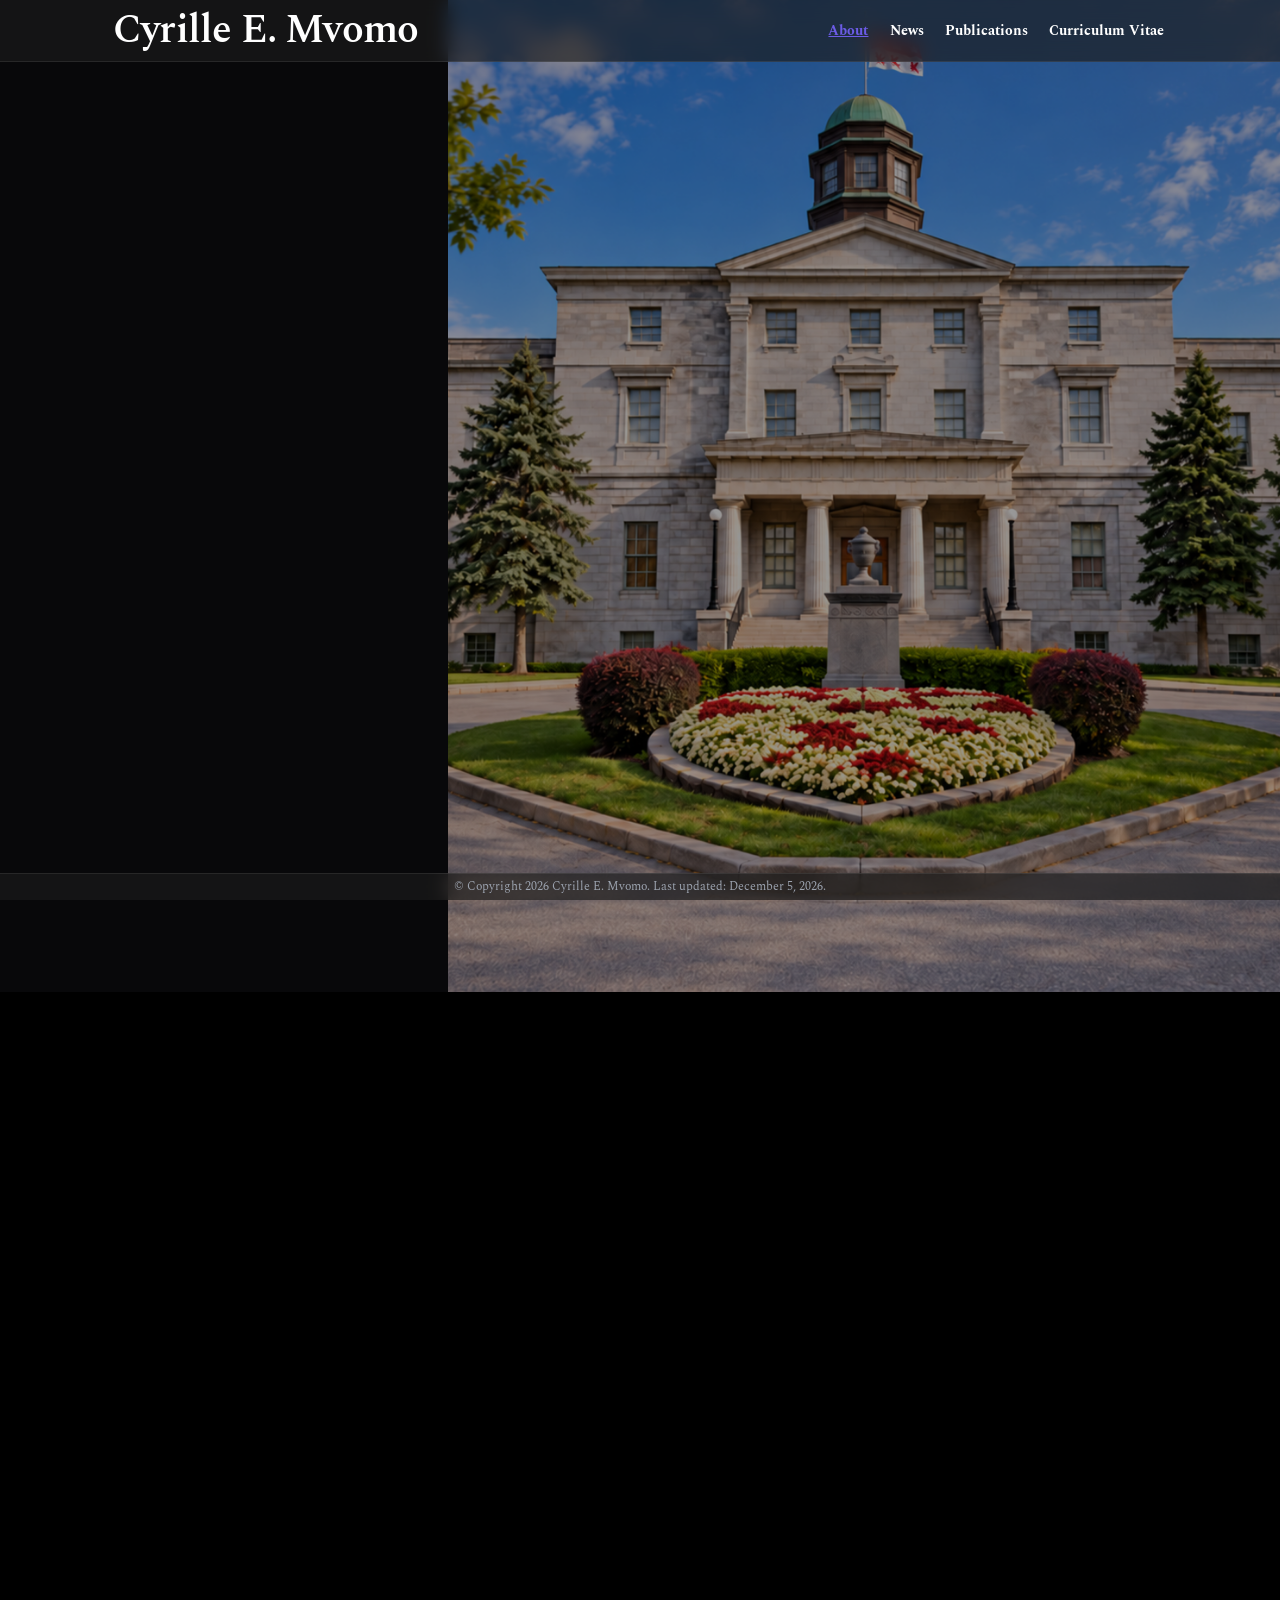
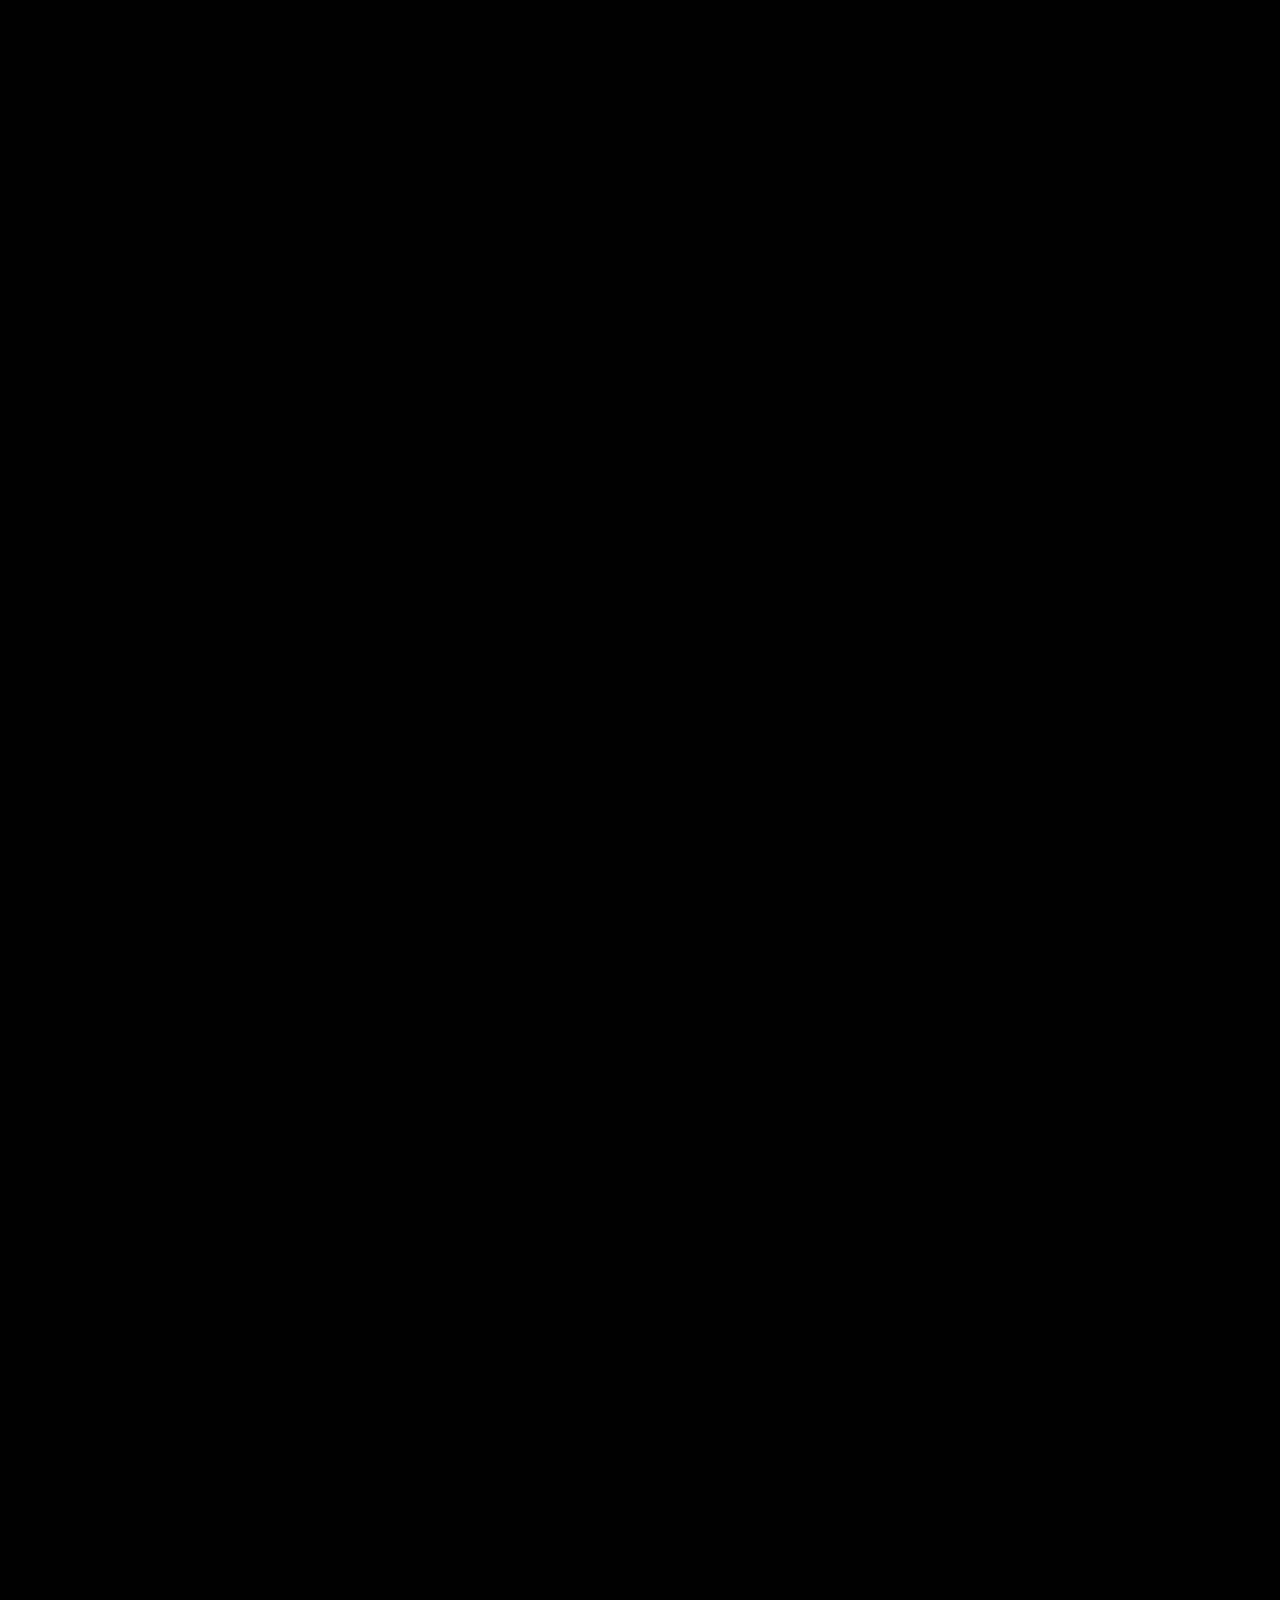
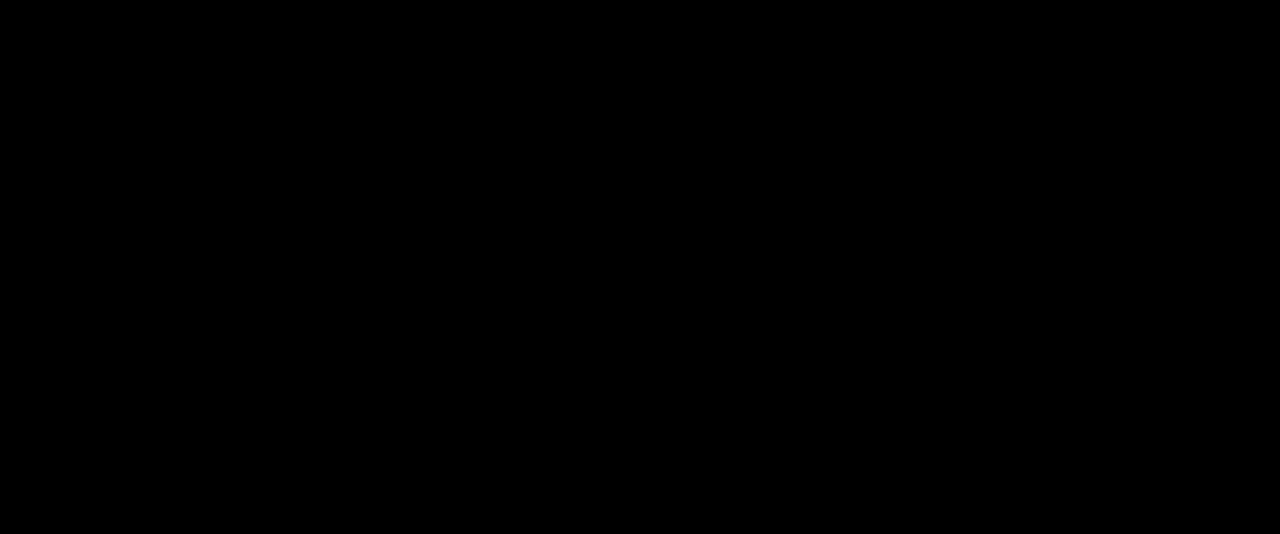
<file: index copy.html>
<!DOCTYPE html>
<html lang="en">
<head>
  <meta charset="UTF-8" />
  <meta name="viewport" content="width=device-width, initial-scale=1.0" />

  <title>Cyrille E. Mvomo | Interpretable Wearables</title>

  <!-- Fonts -->
  <!-- <link rel="preconnect" href="https://fonts.googleapis.com">
  <link rel="preconnect" href="https://fonts.gstatic.com" crossorigin>
  <link href="https://fonts.googleapis.com/css2?family=Inter:wght@300;400;500;600;700&display=swap" rel="stylesheet"> -->
  <link rel="preconnect" href="https://fonts.googleapis.com">
  <link rel="preconnect" href="https://fonts.gstatic.com" crossorigin>
  <link href="https://fonts.googleapis.com/css2?family=Inter:wght@300;400;500;600;700&family=Spectral:wght@300;400;500;600;700&display=swap" rel="stylesheet">

  <!-- Icons -->
  <link rel="stylesheet" href="https://cdnjs.cloudflare.com/ajax/libs/font-awesome/6.5.0/css/all.min.css">

  <link rel="stylesheet" href="style.css" />
</head>
<body>

  <div class="background-video-wrapper" aria-hidden="true">
    <img
      src="Edited_BG_Video.gif"
      class="background-video"
      alt=""
      loading="eager"
      decoding="async"
    />
  </div>

  <header class="top-banner">
    <div id="scroll-line" class="scroll-line"></div>

    <div class="banner-container">
      <div class="banner-left">
        <h1>Cyrille E. Mvomo</h1>
      </div>

      <div class="banner-right-wrapper">
        <button id="menu-toggle" class="menu-toggle" aria-label="Open menu" aria-expanded="false">
          <span></span>
          <span></span>
          <span></span>
        </button>

        <nav id="banner-nav" class="banner-right">
          <a href="#about-me-section" class="section-link active-section-link">About</a>
          <a href="#news-section" class="section-link">News</a>
          <a href="#publications-section" class="section-link">Publications</a>
          <a href="#curriculum-vitae-section" class="section-link">Curriculum Vitae</a>
        </nav>
      </div>
    </div>
  </header>

  <main class="page-container">
    <section class="hero-section">
      <div class="profile-column">
        <img src="profile.jpg" alt="Cyrille E. Mvomo" class="profile-photo" />

        <div class="icon-row">
          <a href="mailto:cyrille.mvomo@mail.mcgill.ca" aria-label="Email"><i class="fa-regular fa-envelope"></i></a>
          <a href="https://github.com/cyrillemvomo" target="_blank" aria-label="GitHub"><i class="fa-brands fa-github"></i></a>
          <a href="https://scholar.google.com/citations?user=v-sf1K8AAAAJ&hl=en&oi=ao" target="_blank" aria-label="Google Scholar"><i class="fa-solid fa-graduation-cap"></i></a>
          <a href="https://www.linkedin.com/in/cyrille-mvomo" target="_blank" aria-label="LinkedIn"><i class="fa-brands fa-linkedin-in"></i></a>
          <a href="https://orcid.org/0000-0003-3828-3360" target="_blank" aria-label="ORCID"><i class="fa-brands fa-orcid"></i></a>
          <a href="https://www.researchgate.net/profile/Cyrille-Mvomo" target="_blank" aria-label="ResearchGate"><i class="fa-brands fa-researchgate"></i></a>
        </div>

        <div class="profile-details">
          <p>Montreal, Canada</p>
          <p><strong>McGill University</strong></p>
          <p>Sir Arthur Currie Room 101</p>
          <p class="pronunciation-link">
            <a href="https://chatgpt.com/?q=How%20do%20you%20pronounce%20the%20French%20name%20Cyrille%3F%20Please%20explain%20it%20simply%20for%20an%20English%20speaker." target="_blank" class="text-link">Pronounce my name?</a>
          </p>
        </div>
      </div>

      <div class="description-column">
        <section id="about-me-section" class="content-subsection">
          <h2>About</h2>
          <div class="crimson-wave" aria-hidden="true">﹏</div>

          <p>
            <strong>Cyrille</strong>, originally from France and Cameroon, is a clinician-informatician currently pursuing a PhD at the  <a href="https://www.mcgill.ca/hbcl/" target="_blank" class="text-link">Human Brain Control of Locomotion Laboratory</a> at <a href="https://www.mcgill.ca/" target="_blank" class="text-link">McGill University</a> (Canada) under <a href="https://scholar.google.com/citations?hl=en&user=dPw3kgcAAAAJ" target="_blank" class="text-link">Dr. Paquette</a>, and at the <a href="https://www.llui.org/research-group/dart/" target="_blank" class="text-link">Data Analytics and Rehabilitation Technology Laboratory</a> (Switzerland) at <a href="https://www.llui.org/" target="_blank" class="text-link">Lake Lucerne Institute</a> under <a href="https://scholar.google.com/citations?hl=en&user=61DvKEIAAAAJ&view_op=list_works&sortby=pubdate" target="_blank" class="text-link">Dr. Easthope Awai</a>. His doctoral research <strong>uses data mining techniques to improve the clinical interpretability of digital mobility biomarkers</strong> in Parkinson’s disease. For this work, Cyrille has received <strong>multiple prestigious distinctions from institutional to international levels</strong>, including the <a href="https://www.mcgill.ca/hbcl/channels/news/kpe-phd-candidate-cyrille-mvomo-honored-ieee-embs-bhi-2025-best-paper-award-and-nsf-embs-google-369513" target="_blank" class="text-link">Next Generation Scholar recognition from the IEEE Engineering in Medicine and Biology Society, Google, and the US National Science Foundation</a>. Prior to his PhD, he was a <strong>visiting student</strong> at <a href="https://www.epfl.ch/en/" target="_blank" class="text-link">EPFL</a> within the <a href="https://www.epfl.ch/research/domains/bioengineering/" target="_blank" class="text-link">Institute of Bioengineering</a>, working on <strong>assistive robotics for mobility assistance</strong> with <a href="https://scholar.google.com/citations?user=6gpQSm8AAAAJ&hl=en&oi=ao" target="_blank" class="text-link">Dr. Manzoori</a> and <a href="https://scholar.google.com/citations?user=NjhGHu0AAAAJ&hl=en" target="_blank" class="text-link">Dr. Bouri</a>. He also holds a <strong>Master of Science in Informatics (Digital Sciences) with a focus on biomedical data science</strong> and a <strong>Bachelor of Podiatric Medicine</strong> (BSc/BMed) from the <a href="https://u-paris.fr/" target="_blank" class="text-link">University of Paris - Cité</a> in France.
          </p>
          <p>
            Beyond research, Cyrille is committed to <strong>advancing STEM education through innovative teaching and mentoring</strong>. His contributions to <strong>neuroeducation</strong> and <strong>collaborative learning</strong> have reached large and diverse student populations, and have also been <a href="https://www.thetribune.ca/sci-tech/scilearn-learning-how-to-learn-13012026/" target="_blank" class="text-link">recognized internationally</a>.
          </p>
          <p>
          Cyrille envisions a future as an academic where, on the one hand, he will <strong>establish a research program centered on intelligent wearable systems that generate clinically interpretable insights to inform personalized care in geriatric populations with mobility impairments</strong> and, on the other hand, <strong>develop new educational approaches</strong> that empower learners with complex needs.
        </p>
        </section>

        <section id="about-me-section" class="content-subsection">
          <h2>Research Summary</h2>
          <div class="crimson-wave" aria-hidden="true">﹏</div>

          <p>
            <span class="research-summary-media">
              <img src="research_program_full_figure.jpg" alt="Illustration of my research program" />
            </span>
            Cyrille's research focuses on what he calls <strong>“interpretables</strong>: intelligent wearable sensing systems that <strong>continuously provide health information about a person's mobility</strong> that clinicians can <strong>readily understand and trust to guide clinical decisions and personalize the management of mobility impairments</strong>.

          
        <!-- </p -->

          <p>
            It first seeks to <strong>uncover behavioural signatures of sensorimotor deficits underlying mobility impairments using innovative technologies that allow selective interrogation of the sensorimotor system</strong>, such as <a href="https://www.medrxiv.org/content/10.64898/2026.03.07.26347847v1" target="_blank" class="text-link">task-based neuroimaging</a>, or <a href="https://www.aginganddisease.org/EN/10.14336/AD.2025.1119" target="_blank" class="text-link">controlled sensory manipulations</a> (e.g., fully immersive motion capture) <strong>(focus 1)</strong>. Second, it uses <a href="https://www.aginganddisease.org/EN/10.14336/AD.2025.1119" target="_blank" class="text-link">computational methods</a> <strong> to combine real-world multimodal wearable sensing data</strong> (e.g., inertial, pressure, or mobile sensing) with <strong>clinical data</strong> (e.g., electronic health records) and <strong>qualitative measures</strong> (e.g., patient-reported outcomes, interviews) to <strong>reveal the etiological meaning of wearable-derived insights</strong> and <strong>uncover person-specific fingerprints driving sensorimotor deficits (focus 2)</strong>. Third, it <strong>leverages these mechanistic fingerprints</strong> to <strong>develop personalized interventions that improve the management of mobility impairments in daily life</strong> (e.g., monitoring biomarkers, passive or active assistive devices) <strong>(focus 3)</strong>.
          </p>

          <div class="video-title-badge">My TED Talk<br>(with subtitles!)</div>

          <div style="position: relative; width: 100%; padding-bottom: 56.25%; height: 0; overflow: hidden; margin-top: 8px;">
            <iframe
              src="https://www.youtube.com/embed/RyR2sZz6EQo?rel=0"
              title="YouTube video player"
              style="position: absolute; top: 0; left: 0; width: 100%; height: 100%; border: 0;"
              allow="accelerometer; autoplay; clipboard-write; encrypted-media; gyroscope; picture-in-picture; web-share"
              allowfullscreen>
            </iframe>
          </div>
        </section>

        <section id="news-section" class="content-subsection">
          <div class="news-attending-grid">
            <div class="news-panel">
              <button class="panel-toggle" type="button" aria-expanded="false">
                <span class="panel-heading-wrap">
                  <span class="panel-heading-line">
                    <span class="panel-heading">News</span>
                    <span class="panel-indicator" aria-hidden="true">+</span>
                  </span>
                  <span class="crimson-wave panel-wave" aria-hidden="true">﹏</span>
                </span>
              </button>

              <div class="scroll-list">
                <div class="timeline-item current-item">
                  <div class="date-chip">Mar 2026</div>
                  <p>New website launched!</p>
                </div>

                <!-- <div class="timeline-item past-item">
                  <div class="date-chip">Dec 2025</div>
                  <p>Research activities expanded across real-world monitoring, neurorehabilitation, and precision health.</p>
                </div> -->
              </div>
            </div>

            <div class="news-panel">
              <button class="panel-toggle" type="button" aria-expanded="false">
                <span class="panel-heading-wrap">
                  <span class="panel-heading-line">
                    <span class="panel-heading">Attending</span>
                    <span class="panel-indicator" aria-hidden="true">+</span>
                  </span>
                  <span class="crimson-wave panel-wave" aria-hidden="true">﹏</span>
                </span>
              </button>

              <div class="scroll-list">
                <div class="timeline-item current-item">
                  <div class="date-chip">June 2026</div>
                  <p>SALTISE 2026, Montreal</p>
                </div>

                <!-- <div class="timeline-item past-item">
                  <div class="date-chip">Jul 2025</div>
                  <p>L@S 2025, Palermo</p>
                </div> -->
              </div>
            </div>
          </div>
        </section>

        <section id="publications-section" class="content-subsection">
          <h2>Selected Publications</h2>
          <div class="crimson-wave" aria-hidden="true">﹏</div>

          <div class="publications-subcontrols">
            <span>Show by:</span>
            <button id="view-by-date" class="pub-view-toggle active" type="button">Date</button>
            <span>/</span>
            <button id="view-by-topic" class="pub-view-toggle" type="button">Research Topic</button>
          </div>

          <p class="publications-note">(* indicates equal contribution and ** indicates mentee student, see CV for full list)</p>

          <div id="publications-container" class="publications-full-bleed"></div>
        </section>

        <section id="curriculum-vitae-section" class="content-subsection">
          <h2>Curriculum Vitae</h2>
          <div class="crimson-wave" aria-hidden="true">﹏</div>

          <div class="cv-controls">
            <a href="CV.pdf" class="cv-action" download>
              <i class="fa-solid fa-download" aria-hidden="true"></i>
              <span>Download PDF</span>
            </a>
            <button id="cv-fullscreen-button" class="cv-action" type="button">
              <i class="fa-solid fa-expand" aria-hidden="true"></i>
              <span>Full Screen</span>
            </button>
          </div>

          <div id="cv-viewer-wrapper" class="cv-viewer-wrapper">
            <iframe
              id="cv-viewer"
              src="CV.pdf#toolbar=1&navpanes=0&view=FitH"
              title="Curriculum Vitae PDF viewer"
              class="cv-viewer"
              loading="lazy">
            </iframe>
          </div>
        </section>

        <section id="miscellaneous-section" class="content-subsection">
          <h2>Miscellaneous</h2>
          <div class="crimson-wave" aria-hidden="true">﹏</div>

          <ul class="misc-list">
            <li>⚽️ I’m a big soccer fan. My favorite team is FC Barcelona (yes... I’ve been suffering since 2015).</li>
            <li>👨🏾‍🎨 I care a lot about making science visually elegant.</li>
          </ul>

          <a
            href="https://clustrmaps.com/site/1c9jd"
            target="_blank"
            rel="noopener noreferrer"
            class="visitors-title">Visitors</a>
        </section>
      </div>
    </section>
  </main>

  <footer class="bottom-banner">
    <div class="bottom-banner-container">
      <p id="footer-date-text"></p>
    </div>
  </footer>

  <script>
    const body = document.body;
    const topBanner = document.querySelector(".top-banner");
    let revealObserver = null;

    function setFavicon() {
      const img = new Image();
      img.src = "profile.jpg";

      img.onload = () => {
        const size = 64;
        const canvas = document.createElement("canvas");
        canvas.width = size;
        canvas.height = size;

        const ctx = canvas.getContext("2d");
        if (!ctx) return;

        const radius = size / 2;
        const borderWidth = 2;

        ctx.clearRect(0, 0, size, size);

        ctx.beginPath();
        ctx.arc(radius, radius, radius, 0, Math.PI * 2);
        ctx.closePath();
        ctx.fillStyle = "#ffffff";
        ctx.fill();

        ctx.save();
        ctx.beginPath();
        ctx.arc(radius, radius, radius - borderWidth, 0, Math.PI * 2);
        ctx.closePath();
        ctx.clip();

        const scale = Math.max(size / img.width, size / img.height);
        const drawWidth = img.width * scale;
        const drawHeight = img.height * scale;
        const dx = (size - drawWidth) / 2;
        const dy = (size - drawHeight) / 2;

        ctx.drawImage(img, dx, dy, drawWidth, drawHeight);
        ctx.restore();

        const faviconHref = canvas.toDataURL("image/png");

        const existingIcons = document.querySelectorAll('link[rel="icon"], link[rel="shortcut icon"]');
        existingIcons.forEach((icon) => icon.remove());

        const iconLink = document.createElement("link");
        iconLink.rel = "icon";
        iconLink.type = "image/png";
        iconLink.href = faviconHref;
        document.head.appendChild(iconLink);

        const shortcutIconLink = document.createElement("link");
        shortcutIconLink.rel = "shortcut icon";
        shortcutIconLink.type = "image/png";
        shortcutIconLink.href = faviconHref;
        document.head.appendChild(shortcutIconLink);
      };
    }

    const menuToggle = document.getElementById("menu-toggle");
    const bannerNav = document.getElementById("banner-nav");

    menuToggle.addEventListener("click", () => {
      bannerNav.classList.toggle("menu-open");
      menuToggle.classList.toggle("menu-open");

      const expanded = menuToggle.getAttribute("aria-expanded") === "true";
      menuToggle.setAttribute("aria-expanded", String(!expanded));
    });

    const sectionLinks = document.querySelectorAll(".section-link");
    const contentSections = document.querySelectorAll(".content-subsection");

    let clickedSectionId = null;
    let manualNavigationInProgress = false;

    function setActiveLink(targetId) {
      sectionLinks.forEach((link) => {
        link.classList.toggle("active-section-link", link.getAttribute("href") === `#${targetId}`);
      });
    }

    sectionLinks.forEach((link) => {
      link.addEventListener("click", (event) => {
        event.preventDefault();

        const targetId = link.getAttribute("href").substring(1);
        const targetSection = document.getElementById(targetId);

        clickedSectionId = targetId;
        manualNavigationInProgress = window.innerWidth > 850;

        setActiveLink(targetId);

        targetSection.scrollIntoView({
          behavior: "smooth",
          block: "center"
        });

        if (window.innerWidth <= 850) {
          bannerNav.classList.remove("menu-open");
          menuToggle.classList.remove("menu-open");
          menuToggle.setAttribute("aria-expanded", "false");
        }
      });
    });

    function updateActiveSectionOnScroll() {
      if (window.innerWidth <= 850) return;

      if (manualNavigationInProgress && clickedSectionId) {
        const clickedSection = document.getElementById(clickedSectionId);
        const rect = clickedSection.getBoundingClientRect();

        setActiveLink(clickedSectionId);

        if (Math.abs(rect.top) < 140 || Math.abs(rect.top + rect.height - window.innerHeight) < 140) {
          manualNavigationInProgress = false;
          clickedSectionId = null;
        }
        return;
      }

      let currentSectionId = contentSections[0].id;

      contentSections.forEach((section) => {
        const rect = section.getBoundingClientRect();
        if (rect.top <= 180) {
          currentSectionId = section.id;
        }
      });

      setActiveLink(currentSectionId);
    }

    function updateBannerOnScroll() {
      topBanner.classList.toggle("scrolled", window.scrollY > 8);
    }

    const panelToggles = document.querySelectorAll(".panel-toggle");

    panelToggles.forEach((toggleButton) => {
      toggleButton.addEventListener("click", () => {
        if (window.innerWidth > 900) return;

        const panel = toggleButton.closest(".news-panel");
        const isOpen = panel.classList.toggle("mobile-open");
        toggleButton.setAttribute("aria-expanded", String(isOpen));
      });
    });

    const scrollLine = document.getElementById("scroll-line");

    function updateScrollLine() {
      const scrollTop = window.scrollY;
      const docHeight = document.documentElement.scrollHeight - window.innerHeight;
      const scrollPercent = docHeight > 0 ? (scrollTop / docHeight) * 100 : 0;
      scrollLine.style.width = scrollPercent + "%";
    }

    function updateFooterDate() {
      const footerDateText = document.getElementById("footer-date-text");

      const today = new Date();

      const year = today.getFullYear();

      const formattedDate = today.toLocaleDateString("en-US", {
        year: "numeric",
        month: "long",
        day: "numeric"
      });

      footerDateText.textContent =
        `© Copyright ${year} Cyrille E. Mvomo. Last updated: ${formattedDate}.`;
    }

    // const publications = [
    //   {
    //     id: "pub-2026-1",
    //     title: "Uncertainty-Aware Wearable Forecasting for Daily Mobility in Parkinson’s Disease",
    //     authors: [
    //       { name: "Cyrille E. Mvomo", me: true },
    //       { name: "Jordan Bedime", link: "https://example.com/jordan-bedime" },
    //       { name: "Sara Perfetto**", link: "https://example.com/sara-perfetto" },
    //       { name: "Caroline Paquette", link: "https://example.com/caroline-paquette" }
    //     ],
    //     journal: "IEEE Transactions on Biomedical Engineering",
    //     year: 2026,
    //     date: "2026-10-18",
    //     topic: "Uncertainty-Aware AI",
    //     summary: "This fictive study introduces a personalized forecasting framework for real-world mobility fluctuations in Parkinson’s disease. The model combines wearable sensing with uncertainty modulation to improve interpretability and robustness. Results suggest that uncertainty-aware conditioning can support clinically meaningful monitoring in everyday settings.",
    //     paperLink: "#",
    //     videoLink: "#",
    //     codeLink: "#",
    //     citations: 24,
    //     citationLink: "https://scholar.google.com/scholar?q=Uncertainty-Aware+Wearable+Forecasting+for+Daily+Mobility+in+Parkinson%E2%80%99s+Disease",
    //     awards: ["🏆 Best Paper Award (top 0.6%)"]
    //   },
    //   {
    //     id: "pub-2026-2",
    //     title: "Digital Mobility Outcomes as Explainable Biomarkers of Disease Progression",
    //     authors: [
    //       { name: "Cyrille E. Mvomo", me: true },
    //       { name: "Philippe C. Dixon", link: "https://example.com/philippe-dixon" },
    //       { name: "Clara Guedes**", link: "https://example.com/clara-guedes" },
    //       { name: "Chris Easthope Awai", link: "https://example.com/chris-easthope" },
    //       { name: "Caroline Paquette", link: "https://example.com/caroline-paquette" }
    //     ],
    //     journal: "npj Digital Medicine",
    //     year: 2026,
    //     date: "2026-05-02",
    //     topic: "Digital Mobility Outcomes",
    //     summary: "This toy paper examines whether digital mobility outcomes can function as explainable indicators of pathology rather than simple performance markers. It highlights convergent validity with mechanistic and clinical measures. The work frames mobility biomarkers as tools for both monitoring and scientific explanation.",
    //     paperLink: "#",
    //     videoLink: "#",
    //     codeLink: "#",
    //     citations: 17,
    //     citationLink: "https://scholar.google.com/scholar?q=Digital+Mobility+Outcomes+as+Explainable+Biomarkers+of+Disease+Progression",
    //     awards: ["🥇 Outstanding Student-Led Paper"]
    //   },
    //   {
    //     id: "pub-2025-1",
    //     title: "Real-World Gait Complexity and Neural Signatures of Locomotor Control",
    //     authors: [
    //       { name: "Cyrille E. Mvomo", me: true },
    //       { name: "Alexandra Potvin-Desrochers*", link: "https://example.com/alexandra-potvin" },
    //       { name: "Dahlia Leibovich*", link: "https://example.com/dahlia-leibovich" },
    //       { name: "Jordan Bedime", link: "https://example.com/jordan-bedime" },
    //       { name: "Caroline Paquette", link: "https://example.com/caroline-paquette" }
    //     ],
    //     journal: "Movement Disorders",
    //     year: 2025,
    //     date: "2025-11-07",
    //     topic: "Parkinson’s Disease",
    //     summary: "This fictive article links gait complexity metrics to brain-based signatures of locomotor control in Parkinson’s disease. The results support the idea that specific mobility features are more mechanistically informative than others. The paper provides a template for combining wearable and neural data in translational mobility research.",
    //     paperLink: "#",
    //     videoLink: "#",
    //     codeLink: "#",
    //     citations: 31,
    //     citationLink: "https://scholar.google.com/scholar?q=Real-World+Gait+Complexity+and+Neural+Signatures+of+Locomotor+Control",
    //     awards: []
    //   },
    //   {
    //     id: "pub-2025-2",
    //     title: "Towards Transparent Mobility Monitoring with Lower-Back Inertial Sensors",
    //     authors: [
    //       { name: "Cyrille E. Mvomo", me: true },
    //       { name: "Sara Perfetto**", link: "https://example.com/sara-perfetto" },
    //       { name: "Chris Easthope Awai", link: "https://example.com/chris-easthope" },
    //       { name: "Philippe C. Dixon", link: "https://example.com/philippe-dixon" }
    //     ],
    //     journal: "Sensors",
    //     year: 2025,
    //     date: "2025-04-14",
    //     topic: "Wearable Sensing",
    //     summary: "This toy paper presents a transparent framework for extracting clinically interpretable mobility metrics from a single lower-back sensor. It emphasizes traceability from raw signals to outcome measures. The study illustrates how simple sensor setups can still produce rich and useful mobility information.",
    //     paperLink: "#",
    //     videoLink: "#",
    //     codeLink: "#",
    //     citations: 12,
    //     citationLink: "https://scholar.google.com/scholar?q=Towards+Transparent+Mobility+Monitoring+with+Lower-Back+Inertial+Sensors",
    //     awards: ["🎖️ Editor’s Choice Selection"]
    //   },
    //   {
    //     id: "pub-2024-1",
    //     title: "Wearable Sensing for Longitudinal Mobility Monitoring in Free-Living Contexts",
    //     authors: [
    //       { name: "Cyrille E. Mvomo", me: true },
    //       { name: "Jordan Bedime", link: "https://example.com/jordan-bedime" },
    //       { name: "Clara Guedes**", link: "https://example.com/clara-guedes" },
    //       { name: "Dahlia Leibovich", link: "https://example.com/dahlia-leibovich" },
    //       { name: "Caroline Paquette", link: "https://example.com/caroline-paquette" }
    //     ],
    //     journal: "Journal of NeuroEngineering and Rehabilitation",
    //     year: 2024,
    //     date: "2024-09-22",
    //     topic: "Wearable Sensing",
    //     summary: "This fictive work evaluates continuous mobility monitoring outside the laboratory using wearable sensors deployed over multiple weeks. It shows how ecologically valid data can complement traditional clinic-based assessment. The paper also discusses challenges related to noise, adherence, and real-world variability.",
    //     paperLink: "#",
    //     videoLink: "#",
    //     codeLink: "#",
    //     citations: 28,
    //     citationLink: "https://scholar.google.com/scholar?q=Wearable+Sensing+for+Longitudinal+Mobility+Monitoring+in+Free-Living+Contexts",
    //     awards: []
    //   },
    //   {
    //     id: "pub-2024-2",
    //     title: "Construct Validity of AI-Derived Gait Biomarkers Across Clinical States",
    //     authors: [
    //       { name: "Cyrille E. Mvomo", me: true },
    //       { name: "Alexandra Potvin-Desrochers", link: "https://example.com/alexandra-potvin" },
    //       { name: "Philippe C. Dixon", link: "https://example.com/philippe-dixon" },
    //       { name: "Chris Easthope Awai", link: "https://example.com/chris-easthope" }
    //     ],
    //     journal: "Artificial Intelligence in Medicine",
    //     year: 2024,
    //     date: "2024-02-09",
    //     topic: "Digital Mobility Outcomes",
    //     summary: "This toy study tests whether AI-derived gait biomarkers remain valid across different clinical states and medication conditions. It argues that performance alone is insufficient without mechanistic alignment. The paper proposes a construct validity lens for evaluating digital health algorithms.",
    //     paperLink: "#",
    //     videoLink: "#",
    //     codeLink: "#",
    //     citations: 19,
    //     citationLink: "https://scholar.google.com/scholar?q=Construct+Validity+of+AI-Derived+Gait+Biomarkers+Across+Clinical+States",
    //     awards: ["🏅 Early Career Spotlight Paper"]
    //   },
    //   {
    //     id: "pub-2023-1",
    //     title: "Identifying Interpretable Sources of Prediction Confidence in Human Movement Models",
    //     authors: [
    //       { name: "Cyrille E. Mvomo", me: true },
    //       { name: "Sara Perfetto**", link: "https://example.com/sara-perfetto" },
    //       { name: "Dahlia Leibovich", link: "https://example.com/dahlia-leibovich" },
    //       { name: "Caroline Paquette", link: "https://example.com/caroline-paquette" }
    //     ],
    //     journal: "Pattern Recognition Letters",
    //     year: 2023,
    //     date: "2023-08-30",
    //     topic: "Uncertainty-Aware AI",
    //     summary: "This fictive article focuses on model confidence in human movement analytics and asks when confidence can be trusted. It separates interpretable uncertainty sources from opaque prediction behavior. The work serves as an accessible entry point to uncertainty-aware modeling for rehabilitation and mobility research.",
    //     paperLink: "#",
    //     videoLink: "#",
    //     codeLink: "#",
    //     citations: 14,
    //     citationLink: "https://scholar.google.com/scholar?q=Identifying+Interpretable+Sources+of+Prediction+Confidence+in+Human+Movement+Models",
    //     awards: []
    //   },
    //   {
    //     id: "pub-2023-2",
    //     title: "Mobility Phenotyping in Parkinson’s Disease with Explainable Sensor Features",
    //     authors: [
    //       { name: "Cyrille E. Mvomo", me: true },
    //       { name: "Jordan Bedime", link: "https://example.com/jordan-bedime" },
    //       { name: "Alexandra Potvin-Desrochers", link: "https://example.com/alexandra-potvin" },
    //       { name: "Philippe C. Dixon", link: "https://example.com/philippe-dixon" },
    //       { name: "Chris Easthope Awai", link: "https://example.com/chris-easthope" }
    //     ],
    //     journal: "Gait & Posture",
    //     year: 2023,
    //     date: "2023-03-11",
    //     topic: "Parkinson’s Disease",
    //     summary: "This toy paper introduces an explainable feature-based framework for mobility phenotyping in Parkinson’s disease. Rather than relying only on black-box classification, it prioritizes sensor features that map to recognizable movement phenomena. The study highlights how explainability can improve trust and scientific usefulness.",
    //     paperLink: "#",
    //     videoLink: "#",
    //     codeLink: "#",
    //     citations: 22,
    //     citationLink: "https://scholar.google.com/scholar?q=Mobility+Phenotyping+in+Parkinson%E2%80%99s+Disease+with+Explainable+Sensor+Features",
    //     awards: ["🏆 Best Student Presentation Paper"]
    //   }
    // ];

    // const topicOrder = [
    //   "Wearable Sensing",
    //   "Parkinson’s Disease",
    //   "Uncertainty-Aware AI",
    //   "Digital Mobility Outcomes"
    // ];
    const publications = [
      {
        id: "pub-2022-1",
        title: "Does locomotor perturbation training induce a change in relative sensory contribution to balance? A pilot study",
        authors: [
          { name: "Cyrille E. Mvomo", me: true },
          { name: "Deepak Ravi", link: "https://scholar.google.com/citations?user=Pvpi1DgAAAAJ&hl=en" },
          { name: "Friederike Schulte", link: "https://scholar.google.com/citations?user=vXL_IJoAAAAJ&hl=en&oi=ao" },
          { name: "Lorenz Assländer", link: "https://scholar.google.com/citations?user=fJMory8AAAAJ&hl=en&oi=ao" },
          { name: "Chris Easthope Awai", link: "https://scholar.google.com/citations?user=61DvKEIAAAAJ&hl=en" }
        ],
        journal: "RehabWeek 2022",
        year: 2022,
        date: "2022-07-25",
        topic: "Precision Mobility Intervention",
        summary: "In this study, we apply an independent channel model to assess the impact of a perturbation-based training session on a smart treadmill (CAREN) using a novel VR-based sensory integration balance test.",
        paperLink: "https://www.researchgate.net/publication/368292867_Does_locomotor_perturbation_training_induce_a_change_in_relative_sensory_contribution_to_balance_A_pilot_study?_tp=eyJjb250ZXh0Ijp7ImZpcnN0UGFnZSI6ImxvZ2luIiwicGFnZSI6InByb2ZpbGUifX0",
        awards: ["🥇 Top Venue in Rehabilitation Engineering"]
      }, 
      {
        id: "pub-2023-1",
        title: "Relative importance of the visual system for balance control is reflected in the continuous margins of stability while walking",
        authors: [
          { name: "Saskia Neumann", link: "https://scholar.google.com/citations?user=VFVpDoEAAAAJ&hl=de" },
          { name: "Cyrille E. Mvomo", me: true },
          { name: "Deepak Ravi", link: "https://scholar.google.com/citations?user=Pvpi1DgAAAAJ&hl=en" },
          { name: "Friederike Schulte", link: "https://scholar.google.com/citations?user=vXL_IJoAAAAJ&hl=en&oi=ao" },
          { name: "Lorenz Assländer", link: "https://scholar.google.com/citations?user=fJMory8AAAAJ&hl=en&oi=ao" },
          { name: "Chris Easthope Awai", link: "https://scholar.google.com/citations?user=61DvKEIAAAAJ&hl=en" }
        ],
        journal: "ISB 2023",
        year: 2023,
        date: "2023-07-30",
        topic: "Mechanistic Phenotyping",
        summary: "In this study, we apply an independent channel model to examine the interplay between altered static sensory reliance for balance and dynamic stability during walking, using a smart treadmill (CAREN) and a virtual reality–based sensory integration balance test.",
        paperLink: "https://media.isbweb.org/images/documents/2025/archive_matterials_challis/fukuoka2023/isb_jsb2023_program_-_abstract_book_compressed_part2.pdf",
        awards: ["🥇 Top Venue in Movement Biomechanics"]
      },
      {
        id: "pub-2024-1",
        title: "Long-term, high-level aerobic training and the age-related decline in cortical thickness",
        authors: [
          { name: "Sara Perfetto", link: "https://scholar.google.com/citations?user=Ph31kWIAAAAJ&hl=en" },
          { name: "Alexandra Potvin-Desrochers", link: "https://scholar.google.com/citations?user=BCT7KcUAAAAJ&hl=fr" },
          { name: "Isabella Sierra", link: "https://ca.linkedin.com/in/bellasierra" },
          { name: "Cyrille E. Mvomo", me: true },
          { name: "Kevin Shoemaker", link: "https://scholar.google.com/citations?user=KbCWqMMAAAAJ&hl=en" },
          { name: "Mallar Chakravarty", link: "https://scholar.google.com/citations?user=KnO8dEcAAAAJ&hl=en" },
          { name: "Caroline Paquette", link: "https://scholar.google.com/citations?user=dPw3kgcAAAAJ&hl=en" }
        ],
        journal: "SfN 2024",
        year: 2024,
        date: "2024-09-05",
        topic: "Mechanistic Phenotyping",
        summary: "In this study, we analyze a neuroimaging dataset to examine the interplay between mobility capacity and age-related alterations in brain structure.",
        paperLink: "https://www.sfn.org/-/media/SfN/Documents/NEW-SfN/Meetings/Neuroscience-2024/Abstracts-and-Sessions/Abstract-PDFs/SFN24_Abstracts-PDF-Posters_WED_PM.pdf",
        awards: ["🥇 Top Venue in Neurosciences"]
      },
      {
        id: "pub-2024-2",
        title: "Influence of Fatigue in Parkinson’s Disease on the Variability of Gait Measures",
        authors: [
          { name: "Isabella Sierra", link: "https://ca.linkedin.com/in/bellasierra" },
          { name: "Sara Perfetto", link: "https://scholar.google.com/citations?user=Ph31kWIAAAAJ&hl=en" },
          { name: "Alexandra Potvin-Desrochers", link: "https://scholar.google.com/citations?user=BCT7KcUAAAAJ&hl=fr" },
          { name: "Cyrille E. Mvomo", me: true },
          { name: "Henri 	Lajeunesse", link: "https://www.researchgate.net/profile/Henri-Lajeunesse-2" },
          { name: "Frederike Parent-L’Ecuyer", link: "https://www.researchgate.net/profile/Frederike_Parent-Lecuyer" },
          { name: "Caroline Paquette", link: "https://scholar.google.com/citations?user=dPw3kgcAAAAJ&hl=en" }
        ],
        journal: "MDS 2024",
        year: 2024,
        date: "2024-09-27",
        topic: "Mechanistic Phenotyping",
        summary: "In this study, we use wearable sensors to examine the sensitivity of gait-related digital mobility outcomes to participant-reported fatigue in Parkinson’s disease.",
        paperLink: "https://doi.org/10.1002/mds.29947",
        awards: ["🥇 Top Venue in Parkinson's Disease"]
      },
      {
        id: "pub-2024-3",
        title: "Model-Based Gait Outcomes to Track Parkinson’s 	Disease Progression ?",
        authors: [
          { name: "Cyrille E. Mvomo", me: true },
          { name: "Jordan Bedime Songue Nijki", link: "https://www.researchgate.net/profile/Jordan-Bedime-Songue-Njiki" },
          { name: "Sara Perfetto", link: "https://scholar.google.com/citations?user=Ph31kWIAAAAJ&hl=en" },
          { name: "Isabella Sierra", link: "https://ca.linkedin.com/in/bellasierra" },
          { name: "Henri 	Lajeunesse", link: "https://www.researchgate.net/profile/Henri-Lajeunesse-2" },
          { name: "Alexandra Potvin-Desrochers", link: "https://scholar.google.com/citations?user=BCT7KcUAAAAJ&hl=fr" },
          { name: "Chris Easthope Awai", link: "https://scholar.google.com/citations?user=61DvKEIAAAAJ&hl=en" },
          { name: "Caroline Paquette", link: "https://scholar.google.com/citations?user=dPw3kgcAAAAJ&hl=en" }
        ],
        journal: "MDS 2024",
        year: 2024,
        date: "2024-09-27",
        topic: "Wearable Fingerprinting",
        summary: "In this study, we apply data mining techniques to multimodal data (wearable, clinical, patient-reported outcomes, and neuroimaging) to examine the sensitivity of gait-related digital mobility outcomes to mobility decline in Parkinson’s disease.",
        paperLink: "https://doi.org/10.1002/mds.29953",
        awards: ["🏆🏆 Travel Awards | 🥇 Top Venue in Parkinson's Disease"]
      },
      {
        id: "pub-2024-3",
        title: "Model-Based Gait Outcomes to Track Parkinson’s Disease Progression?",
        authors: [
          { name: "Cyrille E. Mvomo", me: true },
          { name: "Jordan Bedime Songue Nijki", link: "https://www.researchgate.net/profile/Jordan-Bedime-Songue-Njiki" },
          { name: "Sara Perfetto", link: "https://scholar.google.com/citations?user=Ph31kWIAAAAJ&hl=en" },
          { name: "Isabella Sierra", link: "https://ca.linkedin.com/in/bellasierra" },
          { name: "Henri 	Lajeunesse", link: "https://www.researchgate.net/profile/Henri-Lajeunesse-2" },
          { name: "Alexandra Potvin-Desrochers", link: "https://scholar.google.com/citations?user=BCT7KcUAAAAJ&hl=fr" },
          { name: "Chris Easthope Awai", link: "https://scholar.google.com/citations?user=61DvKEIAAAAJ&hl=en" },
          { name: "Caroline Paquette", link: "https://scholar.google.com/citations?user=dPw3kgcAAAAJ&hl=en" }
        ],
        journal: "MDS 2024",
        year: 2024,
        date: "2024-09-27",
        topic: "Wearable Fingerprinting",
        summary: "In this study, we apply data mining techniques to multimodal data (wearable, clinical, patient-reported outcomes, and neuroimaging) to examine the sensitivity of gait-related digital mobility outcomes to mobility decline in Parkinson’s disease.",
        paperLink: "https://doi.org/10.1002/mds.29953",
        awards: ["🏆🏆 Travel Awards | 🥇 Top Venue in Parkinson's Disease"]
      },
      {
        id: "pub-2025-1",
        title: "Physical activity and sedentary behavior monitoring in people with Parkinson's disease and fatigue",
        authors: [
          { name: "Jordan Bedime Songue Nijki", link: "https://www.researchgate.net/profile/Jordan-Bedime-Songue-Njiki" },
          { name: "Cyrille E. Mvomo", me: true },
          { name: "Sara Perfetto", link: "https://scholar.google.com/citations?user=Ph31kWIAAAAJ&hl=en" },
          { name: "Isabella Sierra", link: "https://ca.linkedin.com/in/bellasierra" },
          { name: "Henri 	Lajeunesse", link: "https://www.researchgate.net/profile/Henri-Lajeunesse-2" },
          { name: "Frederike Parent-L’Ecuyer", link: "https://www.researchgate.net/profile/Frederike_Parent-Lecuyer" },
          { name: "Tomoha Ogawa**", link: "https://www.mcgill.ca/hbcl/team" },
          { name: "Jae Young Park**", link: "https://www.mcgill.ca/hbcl/team" },
          { name: "Madeleine Sharp", link: "https://scholar.google.com/citations?user=7EIrGjwAAAAJ&hl=en" },
          { name: "Marie-Hélène Pennestri", link: "https://scholar.google.com/citations?user=VALPSAkAAAAJ&hl=fr" },
          { name: "Alexandra Potvin-Desrochers", link: "https://scholar.google.com/citations?user=BCT7KcUAAAAJ&hl=fr" },
          { name: "Bruno da Costa", link: "https://scholar.google.com/citations?user=cJqYIroAAAAJ&hl=en" },
          { name: "Audrey Parent", link: "https://www.researchgate.net/profile/Audrey-Parent" },
          { name: "Caroline Paquette", link: "https://scholar.google.com/citations?user=dPw3kgcAAAAJ&hl=en" }
        ],
        journal: "ISPGR 2025",
        year: 2025,
        date: "2025-06-29",
        topic: "Wearable Fingerprinting",
        summary: "In this study, we examine the sensitivity of real-world digital mobility outcomes to perceived fatigue in Parkinson’s disease.",
        paperLink: "https://ispgr.org/wp-content/uploads/2025/06/ISPGR-World-Congress-2025_AbstractProceedings.pdf"
      },
      {
        id: "pub-2025-2",
        title: "Visual Dependence for Postural Control is Increased in Older Adults",
        authors: [
          { name: "Saskia Neumann", link: "https://scholar.google.com/citations?user=VFVpDoEAAAAJ&hl=de" },
          { name: "Cyrille E. Mvomo", me: true },
          { name: "Deepak Ravi", link: "https://scholar.google.com/citations?user=Pvpi1DgAAAAJ&hl=en" },
          { name: "Friederike Schulte", link: "https://scholar.google.com/citations?user=vXL_IJoAAAAJ&hl=en&oi=ao" },
          { name: "Lorenz Assländer*", link: "https://scholar.google.com/citations?user=fJMory8AAAAJ&hl=en&oi=ao" },
          { name: "Chris Easthope Awai*", link: "https://scholar.google.com/citations?user=61DvKEIAAAAJ&hl=en" }
        ],
        journal: "Aging and Disease",
        year: 2025,
        date: "2025-11-11",
        topic: "Mechanistic Phenotyping",
        summary: "In this study, we apply an independent channel model to examine the relative sensory contribution to balance in older adults using a virtual reality–based sensory integration balance test.",
        paperLink: "https://www.aginganddisease.org/EN/10.14336/AD.2025.1119"
      },
      {
        id: "pub-2025-3",
        title: "Monitoring Parkinson’s Disease In-the-Wild",
        authors: [
          { name: "Cyrille E. Mvomo", me: true },
          { name: "Jordan Bedime Songue Nijki", link: "https://www.researchgate.net/profile/Jordan-Bedime-Songue-Njiki" },
          { name: "Sara Perfetto", link: "https://scholar.google.com/citations?user=Ph31kWIAAAAJ&hl=en" },
          { name: "Dahlia Leibovich", link: "https://www.researchgate.net/scientific-contributions/Dahlia-Leibovich-2291376477" },
          { name: "Clara Guedes", link: "https://ca.linkedin.com/in/clara-guedes-b78887211" },
          { name: "Alexandra Potvin-Desrochers", link: "https://scholar.google.com/citations?user=BCT7KcUAAAAJ&hl=fr" },
          { name: "Philippe C. Dixon", link: "https://scholar.google.com/citations?user=zsitUZkAAAAJ&hl=en" },
          { name: "Chris Easthope Awai", link: "https://scholar.google.com/citations?user=61DvKEIAAAAJ&hl=en" },
          { name: "Caroline Paquette", link: "https://scholar.google.com/citations?user=dPw3kgcAAAAJ&hl=en" }
        ],
        journal: "BHI 2025",
        year: 2025,
        date: "2025-10-25",
        topic: "Wearable Fingerprinting",
        summary: "In this study, we apply data mining techniques to multimodal datasets to uncover the etiological meaning of digital mobility outcomes across laboratory and real-world settings in Parkinson’s disease.",
        paperLink: "https://ieeexplore.ieee.org/document/11269453/",
        awards: ["🏆🏆🏆 Travel Awards | 🥇 Top Venue in Health Informatics | 🗣️ Selected for Oral Presentation (500+ Submissions) | 🏆 Best Paper Award (3rd Place, ~Top 0.6%)"]
      },
      {
        id: "pub-2026-1",
        title: "Gait-Related Digital Mobility Outcomes in Parkinson’s Disease: New Insights into Convergent Validity?",
        authors: [
          { name: "Cyrille E. Mvomo", me: true },
          { name: "Jordan Bedime Songue Nijki", link: "https://www.researchgate.net/profile/Jordan-Bedime-Songue-Njiki" },
          { name: "Dahlia Leibovich", link: "https://www.researchgate.net/scientific-contributions/Dahlia-Leibovich-2291376477" },
          { name: "Clara Guedes", link: "https://ca.linkedin.com/in/clara-guedes-b78887211" },
          { name: "Alexandra Potvin-Desrochers", link: "https://scholar.google.com/citations?user=BCT7KcUAAAAJ&hl=fr" },
          { name: "Philippe C. Dixon", link: "https://scholar.google.com/citations?user=zsitUZkAAAAJ&hl=en" },
          { name: "Chris Easthope Awai", link: "https://scholar.google.com/citations?user=61DvKEIAAAAJ&hl=en" },
          { name: "Caroline Paquette", link: "https://scholar.google.com/citations?user=dPw3kgcAAAAJ&hl=en" }
        ],
        journal: "To Appear",
        year: 2026,
        date: "2026-03-06",
        topic: "Wearable Fingerprinting",
        summary: "In this study, we apply data mining techniques to multimodal datasets to examine the interplay between etiology and validity of digital mobility outcomes in Parkinson’s disease, from controlled laboratory settings to real-world environments.",
        paperLink: "https://www.medrxiv.org/content/10.64898/2026.03.07.26347847v1",
        awards: ["🏆 Invited contribution to BHI’25 Special Issue in IEEE-TBME"]
      },
      {
        id: "pub-2026-2",
        title: "Exploring the Link Between Belief in Neuromyths and Academic Performance in Undergraduate Science Students",
        authors: [
          { name: "Cyrille E. Mvomo", me: true },
          { name: "Jean-Christophe Boivin", link: "https://www.researchgate.net/scientific-contributions/Jean-Christophe-Boivin-2210428555" },
          { name: "Hilary Sweatman", link: "https://scholar.google.com/citations?user=SLswKdwAAAAJ&hl=en" },
          { name: "Kira Smith", link: "https://ca.linkedin.com/in/kiraebsmith" },
          { name: "Armin Yazdani", link: "https://scholar.google.com/citations?user=xZhnxrkAAAAJ&hl=en" },
          { name: "Marcy Slapcoff", link: "https://www.researchgate.net/scientific-contributions/Marcy-Slapcoff-2231619054" }
        ],
        journal: "SALTISE 2026",
        year: 2026,
        date: "2026-06-01",
        topic: "Neuroeducation",
        summary: "In this study, we explore the relationship between belief in misconceptions about the brain and final grades among undergraduate science students at McGill University.",
        awards: ["🗣️ Selected for Oral Presentation"]
      }

    ];

    const topicOrder = [
      "Mechanistic Phenotyping",
      "Wearable Fingerprinting",
      "Precision Mobility Intervention",
      "Neuroeducation"
    ];
    const publicationsContainer = document.getElementById("publications-container");
    const viewByDateButton = document.getElementById("view-by-date");
    const viewByTopicButton = document.getElementById("view-by-topic");

    let publicationViewMode = "date";
    const expandedAuthorCards = new Set();

    function escapeHtml(text) {
      return String(text)
        .replaceAll("&", "&amp;")
        .replaceAll("<", "&lt;")
        .replaceAll(">", "&gt;")
        .replaceAll('"', "&quot;")
        .replaceAll("'", "&#39;");
    }

    function sortByMostRecent(items) {
      return [...items].sort((a, b) => new Date(b.date) - new Date(a.date));
    }

    function groupPublications() {
      if (publicationViewMode === "date") {
        const yearMap = {};

        sortByMostRecent(publications).forEach((publication) => {
          const key = String(publication.year);
          if (!yearMap[key]) {
            yearMap[key] = [];
          }
          yearMap[key].push(publication);
        });

        return Object.keys(yearMap)
          .sort((a, b) => Number(b) - Number(a))
          .map((year) => ({
            key: year,
            label: year,
            publications: yearMap[year]
          }));
      }

      return topicOrder.map((topic) => ({
        key: topic,
        label: topic,
        publications: sortByMostRecent(publications.filter((publication) => publication.topic === topic))
      }));
    }

    function renderAuthor(author) {
      const classes = ["author-name"];
      if (author.me) classes.push("me");
      if (author.link && !author.me) classes.push("linked");

      const safeName = escapeHtml(author.name);
      const classString = classes.join(" ");

      if (author.me) {
        return `<span class="${classString}">${safeName}</span>`;
      }

      if (author.link) {
        return `<a href="${author.link}" target="_blank" class="${classString}">${safeName}</a>`;
      }

      return `<span class="${classString}">${safeName}</span>`;
    }

    function renderAuthors(publication) {
      const isExpanded = expandedAuthorCards.has(publication.id);
      const visibleAuthors = isExpanded ? publication.authors : publication.authors.slice(0, 3);
      const authorMarkup = visibleAuthors
        .map((author, index) => {
          const separator = index < visibleAuthors.length - 1 ? `<span class="author-separator">, </span>` : "";
          return `${renderAuthor(author)}${separator}`;
        })
        .join("");

      if (publication.authors.length <= 3 || isExpanded) {
        return authorMarkup;
      }

      const hiddenCount = publication.authors.length - 3;
      return `${authorMarkup}<button type="button" class="author-more" data-publication-id="${publication.id}">+ ${hiddenCount} more author(s)</button>`;
    }

    function renderPublicationCard(publication) {
      const actions = [
        { label: "PAPER", link: publication.paperLink },
        { label: "VIDEO SUMMARY", link: publication.videoLink },
        { label: "CODE", link: publication.codeLink }
      ];

      const awardsMarkup = publication.awards.length
        ? `<div class="publication-awards">${publication.awards.map((award) => `<p class="publication-award">${award}</p>`).join("")}</div>`
        : "";

      return `
        <article class="publication-card">
          <div class="publication-visual">
            <img src="paper_toy_image.gif" alt="${escapeHtml(publication.title)} visual" />
          </div>

          <div class="publication-content">
            <div class="publication-main-copy">
              <h3 class="publication-title">${escapeHtml(publication.title)}</h3>
              <p class="publication-authors">${renderAuthors(publication)}</p>
              <p class="publication-journal"><strong>${escapeHtml(publication.journal)}, ${publication.year}</strong></p>
              <p class="publication-summary">${escapeHtml(publication.summary)}</p>
            </div>

            <div class="publication-actions">
              ${actions.map((action) => `<a href="${action.link}" class="publication-action">${action.label}</a>`).join("")}
            </div>

            <div class="publication-metrics">
              <span class="metric-label"><i class="fa-solid fa-quote-left" aria-hidden="true"></i> Citations</span>
              <a href="${publication.citationLink}" target="_blank" class="metric-value">${publication.citations}</a>
            </div>

            ${awardsMarkup}
          </div>
        </article>
      `;
    }

    function syncPublicationVisualHeights() {
      if (window.innerWidth <= 900) {
        document.querySelectorAll(".publication-visual").forEach((visual) => {
          visual.style.height = "";
        });
        return;
      }

      document.querySelectorAll(".publication-card").forEach((card) => {
        const visual = card.querySelector(".publication-visual");
        const mainCopy = card.querySelector(".publication-main-copy");

        if (!visual || !mainCopy) return;

        visual.style.height = `${Math.ceil(mainCopy.offsetHeight)}px`;
      });
    }

    function createRevealObserver() {
      if (revealObserver) {
        revealObserver.disconnect();
      }

      revealObserver = new IntersectionObserver((entries) => {
        entries.forEach((entry) => {
          if (entry.isIntersecting) {
            entry.target.classList.add("revealed");
          } else {
            entry.target.classList.remove("revealed");
          }
        });
      }, {
        threshold: 0.08,
        rootMargin: "0px 0px -4% 0px"
      });
    }

    function applyScrollReveal(scope = document) {
      const revealSelectors = [
        ".profile-photo",
        ".icon-row",
        ".profile-details",
        ".content-subsection",
        ".timeline-item",
        ".publication-group",
        ".publication-card",
        ".cv-controls",
        ".cv-viewer-wrapper",
        ".misc-list li",
        ".visitors-title"
      ];

      revealSelectors.forEach((selector) => {
        scope.querySelectorAll(selector).forEach((element, index) => {
          if (!element.classList.contains("reveal-on-scroll")) {
            element.classList.add("reveal-on-scroll");
          }
          element.style.setProperty("--reveal-delay", `${Math.min(index * 50, 260)}ms`);
        });
      });

      if (window.matchMedia("(prefers-reduced-motion: reduce)").matches) {
        scope.querySelectorAll(".reveal-on-scroll").forEach((element) => {
          element.classList.add("revealed");
        });
        return;
      }

      if (!revealObserver) {
        createRevealObserver();
      }

      scope.querySelectorAll(".reveal-on-scroll").forEach((element) => {
        revealObserver.observe(element);
      });
    }

    function renderPublications() {
      viewByDateButton.classList.toggle("active", publicationViewMode === "date");
      viewByTopicButton.classList.toggle("active", publicationViewMode === "topic");

      const groups = groupPublications();

      publicationsContainer.innerHTML = groups.map((group) => `
        <div class="publication-group">
          <button type="button" class="publication-group-toggle" aria-expanded="false">
            <div class="publication-group-header">
              <div class="publication-group-line"></div>
              <div class="publication-group-label-row">
                <span class="publication-group-indicator" aria-hidden="true">+</span>
                <span class="publication-group-label">${escapeHtml(group.label)}</span>
              </div>
            </div>
          </button>

          <div class="publication-list">
            ${group.publications.map((publication) => renderPublicationCard(publication)).join("")}
          </div>
        </div>
      `).join("");

      applyScrollReveal(publicationsContainer);
      syncPublicationVisualHeights();
    }

    viewByDateButton.addEventListener("click", () => {
      publicationViewMode = "date";
      renderPublications();
    });

    viewByTopicButton.addEventListener("click", () => {
      publicationViewMode = "topic";
      renderPublications();
    });

    publicationsContainer.addEventListener("click", (event) => {
      const authorMoreButton = event.target.closest(".author-more");
      if (authorMoreButton) {
        const publicationId = authorMoreButton.getAttribute("data-publication-id");
        expandedAuthorCards.add(publicationId);
        renderPublications();
        return;
      }

      const groupToggleButton = event.target.closest(".publication-group-toggle");
      if (groupToggleButton && window.innerWidth <= 900) {
        const group = groupToggleButton.closest(".publication-group");
        const isOpen = group.classList.toggle("mobile-open");
        groupToggleButton.setAttribute("aria-expanded", String(isOpen));
      }
    });

    const cvViewerWrapper = document.getElementById("cv-viewer-wrapper");
    const cvFullscreenButton = document.getElementById("cv-fullscreen-button");

    if (cvFullscreenButton && cvViewerWrapper) {
      cvFullscreenButton.addEventListener("click", async () => {
        try {
          if (document.fullscreenElement) {
            await document.exitFullscreen();
            return;
          }

          if (cvViewerWrapper.requestFullscreen) {
            await cvViewerWrapper.requestFullscreen();
          }
        } catch (error) {
          console.error("Fullscreen request failed:", error);
        }
      });
    }

    window.addEventListener("scroll", updateActiveSectionOnScroll);
    window.addEventListener("scroll", updateBannerOnScroll);
    window.addEventListener("scroll", updateScrollLine);
    window.addEventListener("resize", () => {
      syncPublicationVisualHeights();

      if (!window.matchMedia("(prefers-reduced-motion: reduce)").matches) {
        createRevealObserver();
        applyScrollReveal();
      }
    });

    window.addEventListener("load", () => {
      setFavicon();
      setActiveLink("about-me-section");
      updateActiveSectionOnScroll();
      updateBannerOnScroll();
      updateScrollLine();
      updateFooterDate();
      createRevealObserver();
      renderPublications();
      applyScrollReveal();
      syncPublicationVisualHeights();
    });
  </script>

</body>
</html>
</file>
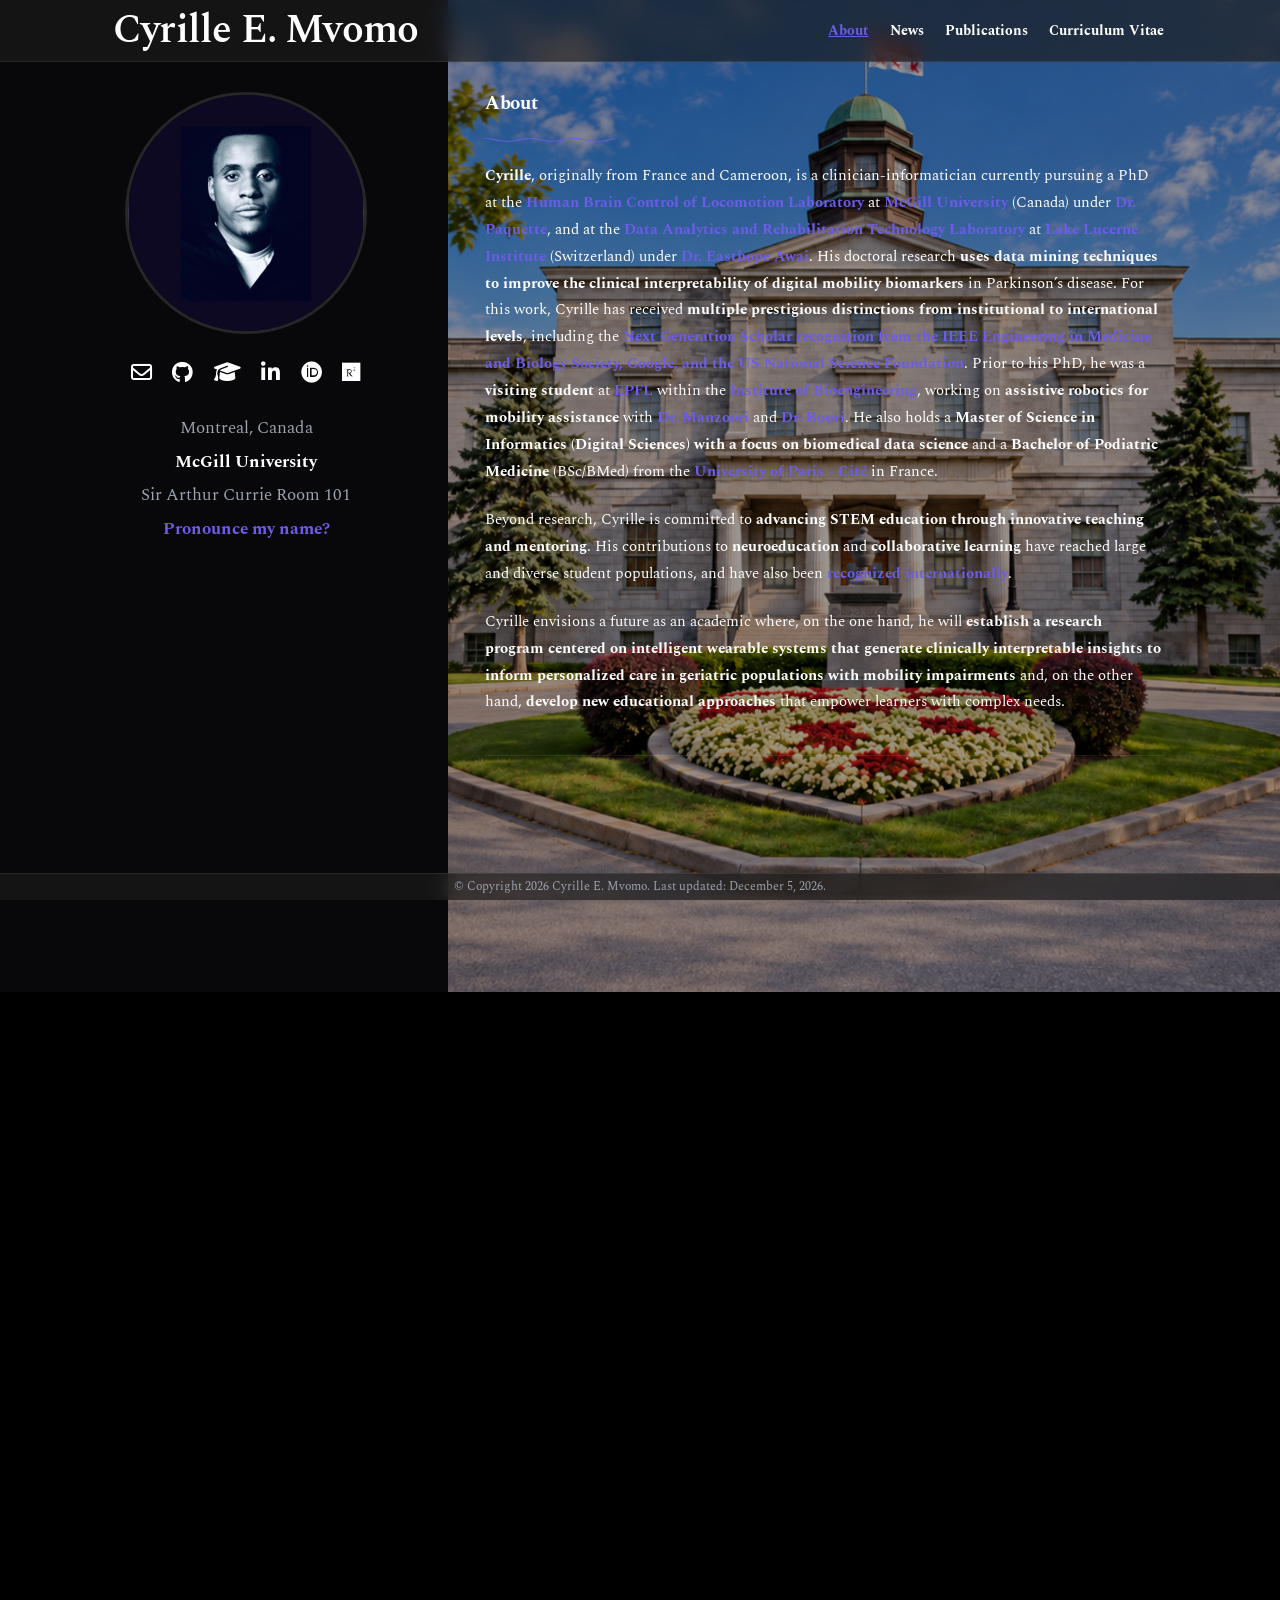
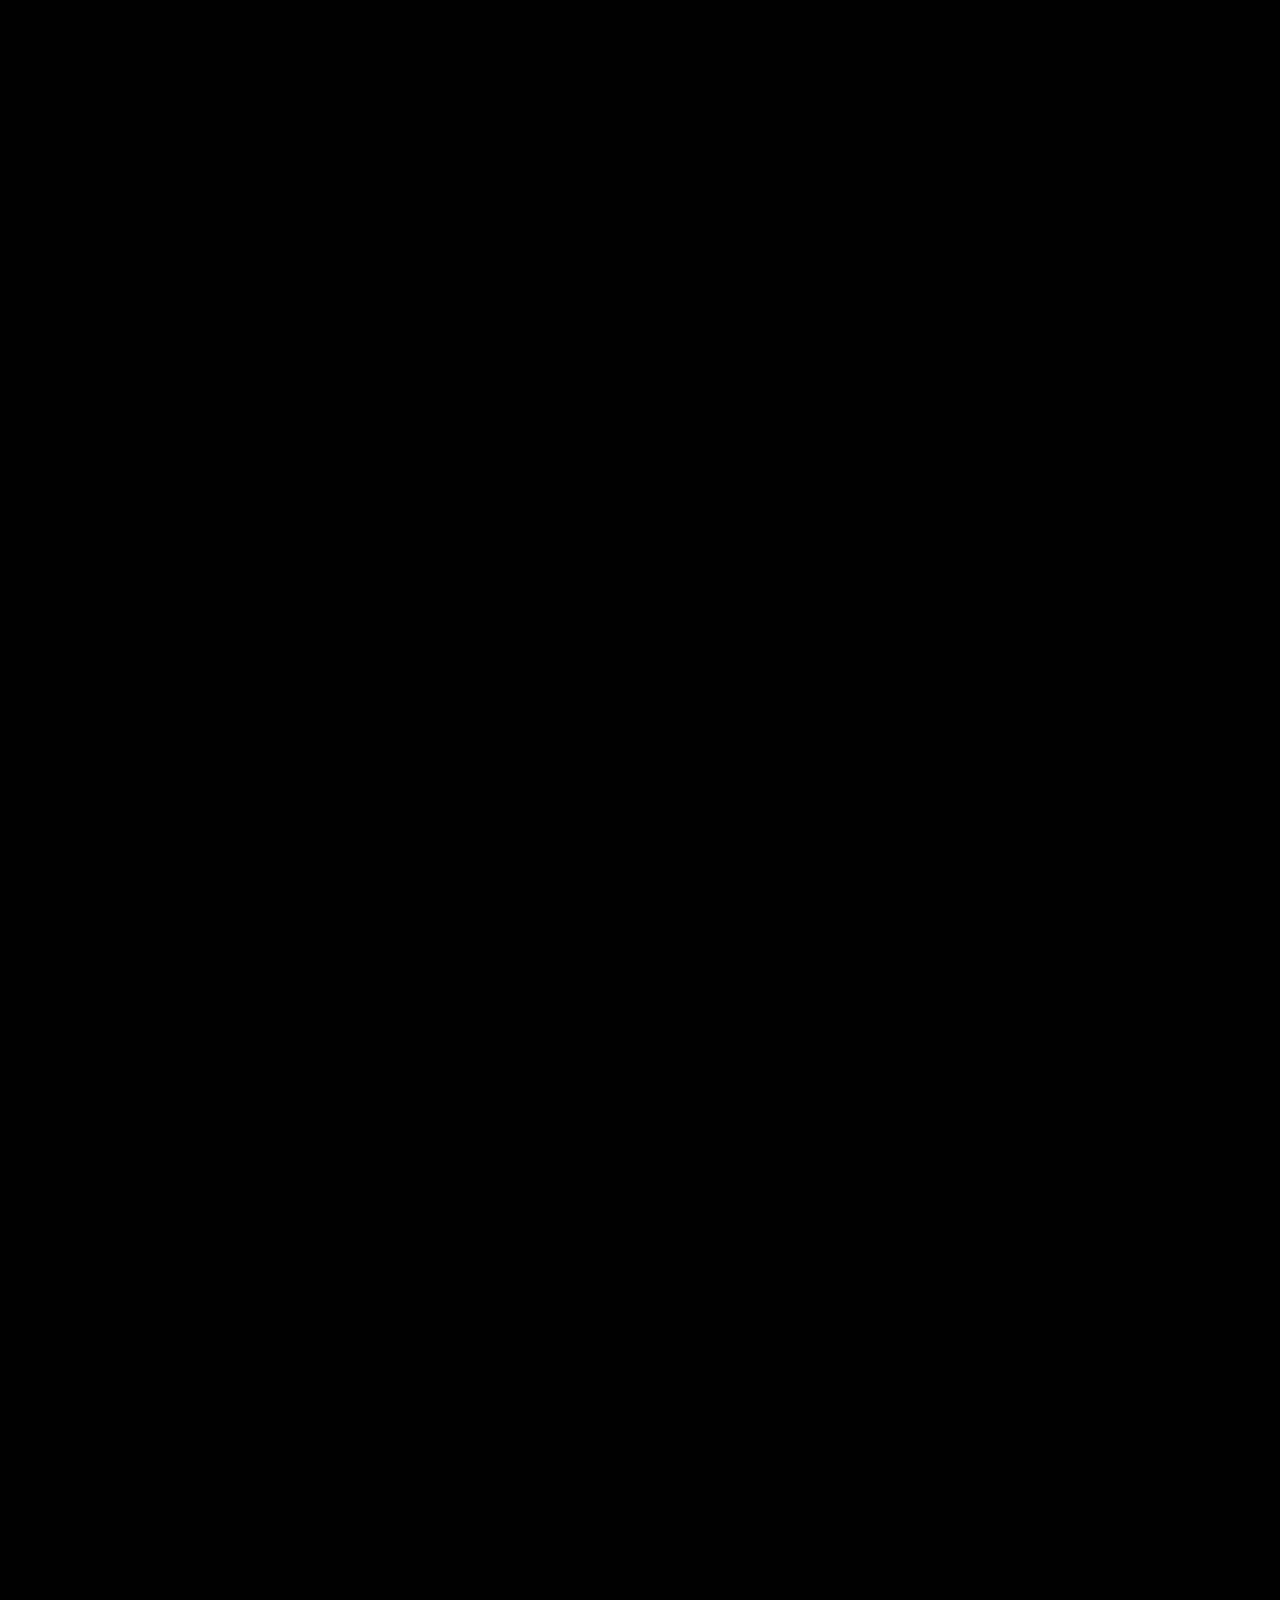
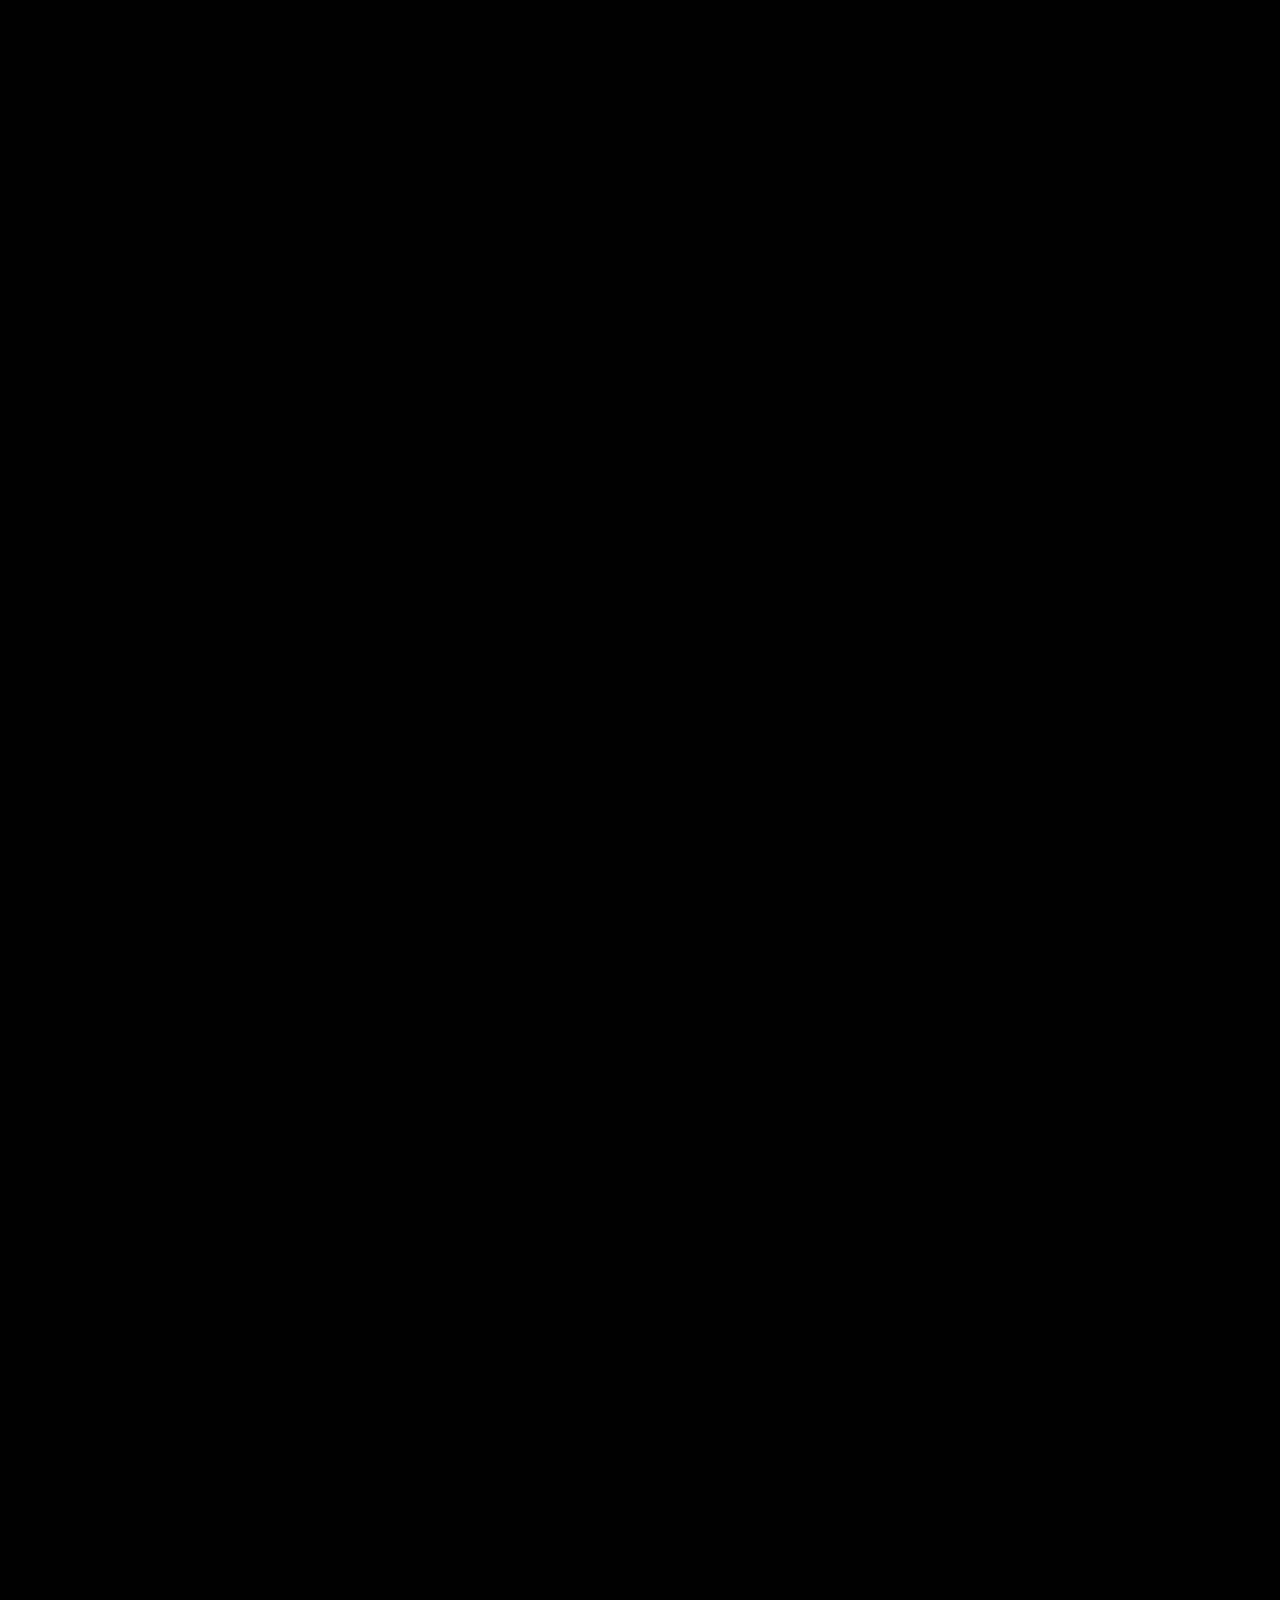
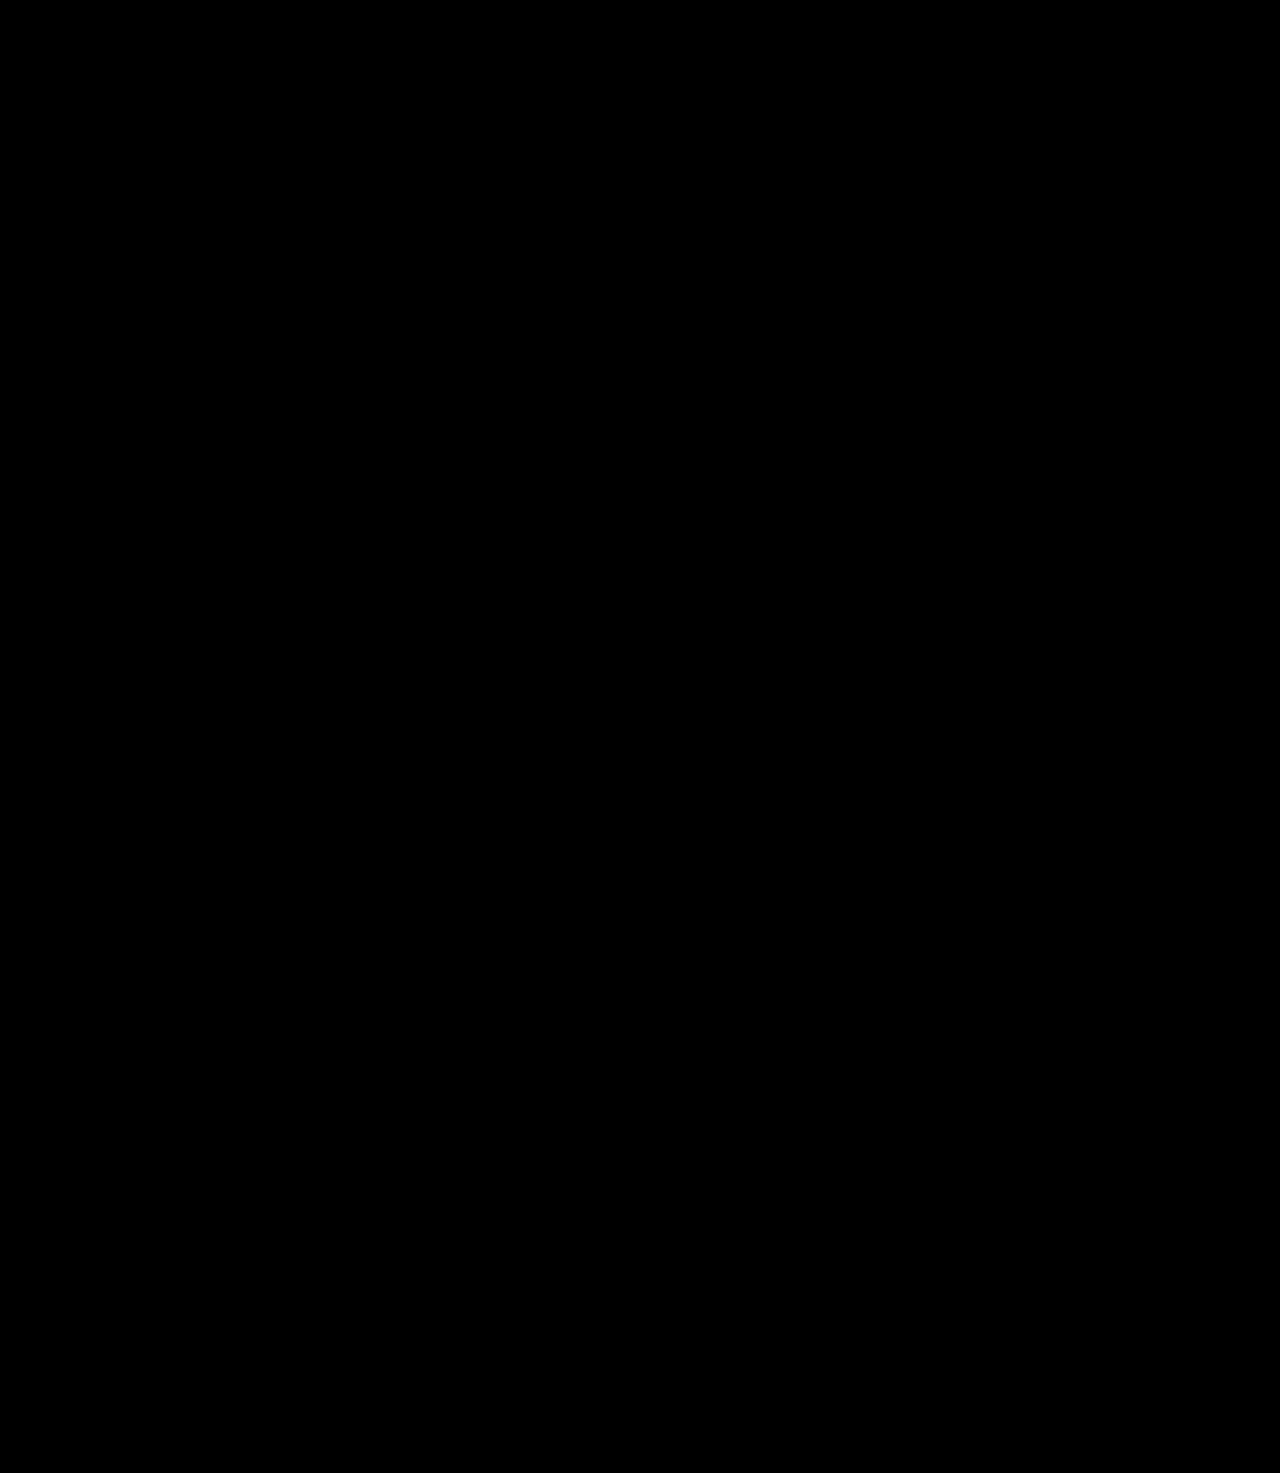
<file: index_old.html>
<!DOCTYPE html>
<html lang="en">
<head>
  <meta charset="UTF-8" />
  <meta name="viewport" content="width=device-width, initial-scale=1.0" />

  <title>Cyrille E. Mvomo | Interpretable Wearables</title>

  <!-- Fonts -->
  <!-- <link rel="preconnect" href="https://fonts.googleapis.com">
  <link rel="preconnect" href="https://fonts.gstatic.com" crossorigin>
  <link href="https://fonts.googleapis.com/css2?family=Inter:wght@300;400;500;600;700&display=swap" rel="stylesheet"> -->
  <link rel="preconnect" href="https://fonts.googleapis.com">
  <link rel="preconnect" href="https://fonts.gstatic.com" crossorigin>
  <link href="https://fonts.googleapis.com/css2?family=Inter:wght@300;400;500;600;700&family=Spectral:wght@300;400;500;600;700&display=swap" rel="stylesheet">

  <!-- Icons -->
  <link rel="stylesheet" href="https://cdnjs.cloudflare.com/ajax/libs/font-awesome/6.5.0/css/all.min.css">

  <link rel="stylesheet" href="style.css" />
</head>
<body>

  <div class="background-video-wrapper" aria-hidden="true">
    <img
      src="Edited_BG_Video.gif"
      class="background-video"
      alt=""
      loading="eager"
      decoding="async"
    />
  </div>

  <header class="top-banner">
    <div id="scroll-line" class="scroll-line"></div>

    <div class="banner-container">
      <div class="banner-left">
        <h1>Cyrille E. Mvomo</h1>
      </div>

      <div class="banner-right-wrapper">
        <button id="menu-toggle" class="menu-toggle" aria-label="Open menu" aria-expanded="false">
          <span></span>
          <span></span>
          <span></span>
        </button>

        <nav id="banner-nav" class="banner-right">
          <a href="#about-me-section" class="section-link active-section-link">About</a>
          <a href="#news-section" class="section-link">News</a>
          <a href="#publications-section" class="section-link">Publications</a>
          <a href="#curriculum-vitae-section" class="section-link">Curriculum Vitae</a>
        </nav>
      </div>
    </div>
  </header>

  <main class="page-container">
    <section class="hero-section">
      <div class="profile-column">
        <img src="profile.jpg" alt="Cyrille E. Mvomo" class="profile-photo" />

        <div class="icon-row">
          <a href="mailto:cyrille.mvomo@mail.mcgill.ca" aria-label="Email"><i class="fa-regular fa-envelope"></i></a>
          <a href="https://github.com/cyrillemvomo" target="_blank" aria-label="GitHub"><i class="fa-brands fa-github"></i></a>
          <a href="https://scholar.google.com/citations?user=v-sf1K8AAAAJ&hl=en&oi=ao" target="_blank" aria-label="Google Scholar"><i class="fa-solid fa-graduation-cap"></i></a>
          <a href="https://www.linkedin.com/in/cyrille-mvomo" target="_blank" aria-label="LinkedIn"><i class="fa-brands fa-linkedin-in"></i></a>
          <a href="https://orcid.org/0000-0003-3828-3360" target="_blank" aria-label="ORCID"><i class="fa-brands fa-orcid"></i></a>
          <a href="https://www.researchgate.net/profile/Cyrille-Mvomo" target="_blank" aria-label="ResearchGate"><i class="fa-brands fa-researchgate"></i></a>
        </div>

        <div class="profile-details">
          <p>Montreal, Canada</p>
          <p><strong>McGill University</strong></p>
          <p>Sir Arthur Currie Room 101</p>
          <p class="pronunciation-link">
            <a href="https://chatgpt.com/?q=How%20do%20you%20pronounce%20the%20French%20name%20Cyrille%3F%20Please%20explain%20it%20simply%20for%20an%20English%20speaker." target="_blank" class="text-link">Pronounce my name?</a>
          </p>
        </div>
      </div>

      <div class="description-column">
        <section id="about-me-section" class="content-subsection">
          <h2>About</h2>
          <div class="crimson-wave" aria-hidden="true">﹏</div>

          <p>
            <strong>Cyrille</strong>, originally from France and Cameroon, is a clinician-informatician currently pursuing a PhD at the  <a href="https://www.mcgill.ca/hbcl/" target="_blank" class="text-link">Human Brain Control of Locomotion Laboratory</a> at <a href="https://www.mcgill.ca/" target="_blank" class="text-link">McGill University</a> (Canada) under <a href="https://scholar.google.com/citations?hl=en&user=dPw3kgcAAAAJ" target="_blank" class="text-link">Dr. Paquette</a>, and at the <a href="https://www.llui.org/research-group/dart/" target="_blank" class="text-link">Data Analytics and Rehabilitation Technology Laboratory</a> at <a href="https://www.llui.org/" target="_blank" class="text-link">Lake Lucerne Institute</a> (Switzerland) under <a href="https://scholar.google.com/citations?hl=en&user=61DvKEIAAAAJ&view_op=list_works&sortby=pubdate" target="_blank" class="text-link">Dr. Easthope Awai</a>. His doctoral research <strong>uses data mining techniques to improve the clinical interpretability of digital mobility biomarkers</strong> in Parkinson’s disease. For this work, Cyrille has received <strong>multiple prestigious distinctions from institutional to international levels</strong>, including the <a href="https://www.mcgill.ca/hbcl/channels/news/kpe-phd-candidate-cyrille-mvomo-honored-ieee-embs-bhi-2025-best-paper-award-and-nsf-embs-google-369513" target="_blank" class="text-link">Next Generation Scholar recognition from the IEEE Engineering in Medicine and Biology Society, Google, and the US National Science Foundation</a>. Prior to his PhD, he was a <strong>visiting student</strong> at <a href="https://www.epfl.ch/en/" target="_blank" class="text-link">EPFL</a> within the <a href="https://www.epfl.ch/research/domains/bioengineering/" target="_blank" class="text-link">Institute of Bioengineering</a>, working on <strong>assistive robotics for mobility assistance</strong> with <a href="https://scholar.google.com/citations?user=6gpQSm8AAAAJ&hl=en&oi=ao" target="_blank" class="text-link">Dr. Manzoori</a> and <a href="https://scholar.google.com/citations?user=NjhGHu0AAAAJ&hl=en" target="_blank" class="text-link">Dr. Bouri</a>. He also holds a <strong>Master of Science in Informatics (Digital Sciences) with a focus on biomedical data science</strong> and a <strong>Bachelor of Podiatric Medicine</strong> (BSc/BMed) from the <a href="https://u-paris.fr/" target="_blank" class="text-link">University of Paris - Cité</a> in France.
          </p>
          <p>
            Beyond research, Cyrille is committed to <strong>advancing STEM education through innovative teaching and mentoring</strong>. His contributions to <strong>neuroeducation</strong> and <strong>collaborative learning</strong> have reached large and diverse student populations, and have also been <a href="https://www.thetribune.ca/sci-tech/scilearn-learning-how-to-learn-13012026/" target="_blank" class="text-link">recognized internationally</a>.
          </p>
          <p>
          Cyrille envisions a future as an academic where, on the one hand, he will <strong>establish a research program centered on intelligent wearable systems that generate clinically interpretable insights to inform personalized care in geriatric populations with mobility impairments</strong> and, on the other hand, <strong>develop new educational approaches</strong> that empower learners with complex needs.
        </p>
        </section>

        <section id="about-me-section" class="content-subsection">
          <h2>Research Summary</h2>
          <div class="crimson-wave" aria-hidden="true">﹏</div>

          <p>
            <span class="research-summary-media">
              <img src="research_program_full_figure.jpg" alt="Illustration of my research program" />
            </span>
            Cyrille's research focuses on what he calls <strong>"interpretables"</strong>: intelligent wearable sensing systems that <strong>continuously provide health information about a person's mobility</strong> that clinicians can <strong>readily understand and trust to guide clinical decisions and personalize the management of mobility impairments</strong>.

          
        <!-- </p -->

          <p>
            It first seeks to <strong>uncover behavioural signatures of sensorimotor deficits underlying mobility impairments using innovative technologies that allow selective interrogation of the sensorimotor system</strong>, such as <a href="https://www.medrxiv.org/content/10.64898/2026.03.07.26347847v1" target="_blank" class="text-link">task-based neuroimaging</a>, or <a href="https://www.aginganddisease.org/EN/10.14336/AD.2025.1119" target="_blank" class="text-link">controlled sensory manipulations</a> (e.g., fully immersive motion capture) <strong>(focus 1)</strong>. Second, it uses <a href="https://www.aginganddisease.org/EN/10.14336/AD.2025.1119" target="_blank" class="text-link">computational methods</a> <strong> to combine real-world multimodal wearable sensing data</strong> (e.g., inertial, pressure, or mobile sensing) with <strong>clinical data</strong> (e.g., electronic health records) and <strong>qualitative measures</strong> (e.g., patient-reported outcomes, interviews) to <strong>reveal the etiological meaning of wearable-derived insights</strong> and <strong>uncover person-specific fingerprints driving sensorimotor deficits (focus 2)</strong>. Third, it <strong>leverages these mechanistic fingerprints</strong> to <strong>develop personalized interventions that improve the management of mobility impairments in daily life</strong> (e.g., monitoring biomarkers, passive or active assistive devices) <strong>(focus 3)</strong>.
          </p>

          <div class="video-title-badge">My TED Talk<br>(with subtitles!)</div>

          <div style="position: relative; width: 100%; padding-bottom: 56.25%; height: 0; overflow: hidden; margin-top: 8px;">
            <iframe
              src="https://www.youtube.com/embed/RyR2sZz6EQo?rel=0"
              title="YouTube video player"
              style="position: absolute; top: 0; left: 0; width: 100%; height: 100%; border: 0;"
              allow="accelerometer; autoplay; clipboard-write; encrypted-media; gyroscope; picture-in-picture; web-share"
              allowfullscreen>
            </iframe>
          </div>
        </section>

        <section id="news-section" class="content-subsection">
          <div class="news-attending-grid">
            <div class="news-panel">
              <button class="panel-toggle" type="button" aria-expanded="false">
                <span class="panel-heading-wrap">
                  <span class="panel-heading-line">
                    <span class="panel-heading">News</span>
                    <span class="panel-indicator" aria-hidden="true">+</span>
                  </span>
                  <span class="crimson-wave panel-wave" aria-hidden="true">﹏</span>
                </span>
              </button>

              <div class="scroll-list">
                <div class="timeline-item current-item">
                  <div class="date-chip">May 2026</div>
                  <p>ICNR2026 paper on uncertainty got accepted!</p>
                </div>

                <div class="timeline-item past-item">
                  <div class="date-chip">Apr 2026</div>
                  <p>Got FRQS Doctoral Fellowship!</p>
                </div>

                <div class="timeline-item past-item">
                  <div class="date-chip">Apr 2026</div>
                  <p>Ranked among the 278 awardees for the CIHR Doctoral Fellowship!</p>
                </div>
                <div class="timeline-item past-item">
                  <div class="date-chip">Apr 2026</div>
                  <p>New website launched!</p>
                </div>

              </div>
            </div>

            <div class="news-panel">
              <button class="panel-toggle" type="button" aria-expanded="false">
                <span class="panel-heading-wrap">
                  <span class="panel-heading-line">
                    <span class="panel-heading">Attending</span>
                    <span class="panel-indicator" aria-hidden="true">+</span>
                  </span>
                  <span class="crimson-wave panel-wave" aria-hidden="true">﹏</span>
                </span>
              </button>

              <div class="scroll-list">
                <div class="timeline-item current-item">
                  <div class="date-chip">Sep 2026</div>
                  <p>ICNR 2026, Seoul</p>
                </div>

                <div class="timeline-item past-item">
                  <div class="date-chip">June 2026</div>
                  <p>SALTISE 2026, Montreal</p>
                </div>
              </div>
            </div>
          </div>
        </section>

        <section id="publications-section" class="content-subsection">
          <h2>Selected Publications</h2>
          <div class="crimson-wave" aria-hidden="true">﹏</div>

          <div class="publications-subcontrols">
            <span>Show by:</span>
            <button id="view-by-date" class="pub-view-toggle active" type="button">Date</button>
            <span>/</span>
            <button id="view-by-topic" class="pub-view-toggle" type="button">Research Topic</button>
          </div>

          <p class="publications-note">(* indicates equal contribution and ** indicates mentee student, see CV for full list)</p>

          <div id="publications-container" class="publications-full-bleed"></div>
        </section>

        <section id="curriculum-vitae-section" class="content-subsection">
          <h2>Curriculum Vitae</h2>
          <div class="crimson-wave" aria-hidden="true">﹏</div>

          <div class="cv-controls">
            <a href="CV.pdf" class="cv-action" download>
              <i class="fa-solid fa-download" aria-hidden="true"></i>
              <span>Download PDF</span>
            </a>
            <button id="cv-fullscreen-button" class="cv-action" type="button">
              <i class="fa-solid fa-expand" aria-hidden="true"></i>
              <span>Full Screen</span>
            </button>
          </div>

          <div id="cv-viewer-wrapper" class="cv-viewer-wrapper">
            <iframe
              id="cv-viewer"
              src="CV.pdf#toolbar=1&navpanes=0&view=FitH"
              title="Curriculum Vitae PDF viewer"
              class="cv-viewer"
              loading="lazy">
            </iframe>
          </div>
        </section>

        <section id="miscellaneous-section" class="content-subsection">
          <h2>Miscellaneous</h2>
          <div class="crimson-wave" aria-hidden="true">﹏</div>

          <ul class="misc-list">
            <li>⚽️ I’m a big soccer fan. My favorite team is FC Barcelona (yes... I’ve been suffering since 2015).</li>
            <li>👨🏾‍🎨 I care a lot about making science visually elegant.</li>
          </ul>

        </section>
      </div>
    </section>
  </main>

  <footer class="bottom-banner">
    <div class="bottom-banner-container">
      <p id="footer-date-text"></p>
    </div>
  </footer>

  <script>
    const body = document.body;
    const topBanner = document.querySelector(".top-banner");
    let revealObserver = null;

    function setFavicon() {
      const img = new Image();
      img.src = "profile.jpg";

      img.onload = () => {
        const size = 64;
        const canvas = document.createElement("canvas");
        canvas.width = size;
        canvas.height = size;

        const ctx = canvas.getContext("2d");
        if (!ctx) return;

        const radius = size / 2;
        const borderWidth = 2;

        ctx.clearRect(0, 0, size, size);

        ctx.beginPath();
        ctx.arc(radius, radius, radius, 0, Math.PI * 2);
        ctx.closePath();
        ctx.fillStyle = "#ffffff";
        ctx.fill();

        ctx.save();
        ctx.beginPath();
        ctx.arc(radius, radius, radius - borderWidth, 0, Math.PI * 2);
        ctx.closePath();
        ctx.clip();

        const scale = Math.max(size / img.width, size / img.height);
        const drawWidth = img.width * scale;
        const drawHeight = img.height * scale;
        const dx = (size - drawWidth) / 2;
        const dy = (size - drawHeight) / 2;

        ctx.drawImage(img, dx, dy, drawWidth, drawHeight);
        ctx.restore();

        const faviconHref = canvas.toDataURL("image/png");

        const existingIcons = document.querySelectorAll('link[rel="icon"], link[rel="shortcut icon"]');
        existingIcons.forEach((icon) => icon.remove());

        const iconLink = document.createElement("link");
        iconLink.rel = "icon";
        iconLink.type = "image/png";
        iconLink.href = faviconHref;
        document.head.appendChild(iconLink);

        const shortcutIconLink = document.createElement("link");
        shortcutIconLink.rel = "shortcut icon";
        shortcutIconLink.type = "image/png";
        shortcutIconLink.href = faviconHref;
        document.head.appendChild(shortcutIconLink);
      };
    }

    const menuToggle = document.getElementById("menu-toggle");
    const bannerNav = document.getElementById("banner-nav");

    menuToggle.addEventListener("click", () => {
      bannerNav.classList.toggle("menu-open");
      menuToggle.classList.toggle("menu-open");

      const expanded = menuToggle.getAttribute("aria-expanded") === "true";
      menuToggle.setAttribute("aria-expanded", String(!expanded));
    });

    const sectionLinks = document.querySelectorAll(".section-link");
    const contentSections = document.querySelectorAll(".content-subsection");

    let clickedSectionId = null;
    let manualNavigationInProgress = false;

    function setActiveLink(targetId) {
      sectionLinks.forEach((link) => {
        link.classList.toggle("active-section-link", link.getAttribute("href") === `#${targetId}`);
      });
    }

    sectionLinks.forEach((link) => {
      link.addEventListener("click", (event) => {
        event.preventDefault();

        const targetId = link.getAttribute("href").substring(1);
        const targetSection = document.getElementById(targetId);

        clickedSectionId = targetId;
        manualNavigationInProgress = window.innerWidth > 850;

        setActiveLink(targetId);

        targetSection.scrollIntoView({
          behavior: "smooth",
          block: "center"
        });

        if (window.innerWidth <= 850) {
          bannerNav.classList.remove("menu-open");
          menuToggle.classList.remove("menu-open");
          menuToggle.setAttribute("aria-expanded", "false");
        }
      });
    });

    function updateActiveSectionOnScroll() {
      if (window.innerWidth <= 850) return;

      if (manualNavigationInProgress && clickedSectionId) {
        const clickedSection = document.getElementById(clickedSectionId);
        const rect = clickedSection.getBoundingClientRect();

        setActiveLink(clickedSectionId);

        if (Math.abs(rect.top) < 140 || Math.abs(rect.top + rect.height - window.innerHeight) < 140) {
          manualNavigationInProgress = false;
          clickedSectionId = null;
        }
        return;
      }

      let currentSectionId = contentSections[0].id;

      contentSections.forEach((section) => {
        const rect = section.getBoundingClientRect();
        if (rect.top <= 180) {
          currentSectionId = section.id;
        }
      });

      setActiveLink(currentSectionId);
    }

    function updateBannerOnScroll() {
      topBanner.classList.toggle("scrolled", window.scrollY > 8);
    }

    const panelToggles = document.querySelectorAll(".panel-toggle");

    panelToggles.forEach((toggleButton) => {
      toggleButton.addEventListener("click", () => {
        if (window.innerWidth > 900) return;

        const panel = toggleButton.closest(".news-panel");
        const isOpen = panel.classList.toggle("mobile-open");
        toggleButton.setAttribute("aria-expanded", String(isOpen));
      });
    });

    const scrollLine = document.getElementById("scroll-line");

    function updateScrollLine() {
      const scrollTop = window.scrollY;
      const docHeight = document.documentElement.scrollHeight - window.innerHeight;
      const scrollPercent = docHeight > 0 ? (scrollTop / docHeight) * 100 : 0;
      scrollLine.style.width = scrollPercent + "%";
    }

    function updateFooterDate() {
      const footerDateText = document.getElementById("footer-date-text");

      const today = new Date();

      const year = today.getFullYear();

      const formattedDate = today.toLocaleDateString("en-US", {
        year: "numeric",
        month: "long",
        day: "numeric"
      });

      footerDateText.textContent =
        `© Copyright ${year} Cyrille E. Mvomo. Last updated: ${formattedDate}.`;
    }

    // const publications = [
    //   {
    //     id: "pub-2026-1",
    //     title: "Uncertainty-Aware Wearable Forecasting for Daily Mobility in Parkinson’s Disease",
    //     authors: [
    //       { name: "Cyrille E. Mvomo", me: true },
    //       { name: "Jordan Bedime", link: "https://example.com/jordan-bedime" },
    //       { name: "Sara Perfetto**", link: "https://example.com/sara-perfetto" },
    //       { name: "Caroline Paquette", link: "https://example.com/caroline-paquette" }
    //     ],
    //     journal: "IEEE Transactions on Biomedical Engineering",
    //     year: 2026,
    //     date: "2026-10-18",
    //     topic: "Uncertainty-Aware AI",
    //     summary: "This fictive study introduces a personalized forecasting framework for real-world mobility fluctuations in Parkinson’s disease. The model combines wearable sensing with uncertainty modulation to improve interpretability and robustness. Results suggest that uncertainty-aware conditioning can support clinically meaningful monitoring in everyday settings.",
    //     paperLink: "#",
    //     videoLink: "#",
    //     codeLink: "#",
    //     citations: 24,
    //     citationLink: "https://scholar.google.com/scholar?q=Uncertainty-Aware+Wearable+Forecasting+for+Daily+Mobility+in+Parkinson%E2%80%99s+Disease",
    //     awards: ["🏆 Best Paper Award (top 0.6%)"]
    //   },
    //   {
    //     id: "pub-2026-2",
    //     title: "Digital Mobility Outcomes as Explainable Biomarkers of Disease Progression",
    //     authors: [
    //       { name: "Cyrille E. Mvomo", me: true },
    //       { name: "Philippe C. Dixon", link: "https://example.com/philippe-dixon" },
    //       { name: "Clara Guedes**", link: "https://example.com/clara-guedes" },
    //       { name: "Chris Easthope Awai", link: "https://example.com/chris-easthope" },
    //       { name: "Caroline Paquette", link: "https://example.com/caroline-paquette" }
    //     ],
    //     journal: "npj Digital Medicine",
    //     year: 2026,
    //     date: "2026-05-02",
    //     topic: "Digital Mobility Outcomes",
    //     summary: "This toy paper examines whether digital mobility outcomes can function as explainable indicators of pathology rather than simple performance markers. It highlights convergent validity with mechanistic and clinical measures. The work frames mobility biomarkers as tools for both monitoring and scientific explanation.",
    //     paperLink: "#",
    //     videoLink: "#",
    //     codeLink: "#",
    //     citations: 17,
    //     citationLink: "https://scholar.google.com/scholar?q=Digital+Mobility+Outcomes+as+Explainable+Biomarkers+of+Disease+Progression",
    //     awards: ["🥇 Outstanding Student-Led Paper"]
    //   },
    //   {
    //     id: "pub-2025-1",
    //     title: "Real-World Gait Complexity and Neural Signatures of Locomotor Control",
    //     authors: [
    //       { name: "Cyrille E. Mvomo", me: true },
    //       { name: "Alexandra Potvin-Desrochers*", link: "https://example.com/alexandra-potvin" },
    //       { name: "Dahlia Leibovich*", link: "https://example.com/dahlia-leibovich" },
    //       { name: "Jordan Bedime", link: "https://example.com/jordan-bedime" },
    //       { name: "Caroline Paquette", link: "https://example.com/caroline-paquette" }
    //     ],
    //     journal: "Movement Disorders",
    //     year: 2025,
    //     date: "2025-11-07",
    //     topic: "Parkinson’s Disease",
    //     summary: "This fictive article links gait complexity metrics to brain-based signatures of locomotor control in Parkinson’s disease. The results support the idea that specific mobility features are more mechanistically informative than others. The paper provides a template for combining wearable and neural data in translational mobility research.",
    //     paperLink: "#",
    //     videoLink: "#",
    //     codeLink: "#",
    //     citations: 31,
    //     citationLink: "https://scholar.google.com/scholar?q=Real-World+Gait+Complexity+and+Neural+Signatures+of+Locomotor+Control",
    //     awards: []
    //   },
    //   {
    //     id: "pub-2025-2",
    //     title: "Towards Transparent Mobility Monitoring with Lower-Back Inertial Sensors",
    //     authors: [
    //       { name: "Cyrille E. Mvomo", me: true },
    //       { name: "Sara Perfetto**", link: "https://example.com/sara-perfetto" },
    //       { name: "Chris Easthope Awai", link: "https://example.com/chris-easthope" },
    //       { name: "Philippe C. Dixon", link: "https://example.com/philippe-dixon" }
    //     ],
    //     journal: "Sensors",
    //     year: 2025,
    //     date: "2025-04-14",
    //     topic: "Wearable Sensing",
    //     summary: "This toy paper presents a transparent framework for extracting clinically interpretable mobility metrics from a single lower-back sensor. It emphasizes traceability from raw signals to outcome measures. The study illustrates how simple sensor setups can still produce rich and useful mobility information.",
    //     paperLink: "#",
    //     videoLink: "#",
    //     codeLink: "#",
    //     citations: 12,
    //     citationLink: "https://scholar.google.com/scholar?q=Towards+Transparent+Mobility+Monitoring+with+Lower-Back+Inertial+Sensors",
    //     awards: ["🎖️ Editor’s Choice Selection"]
    //   },
    //   {
    //     id: "pub-2024-1",
    //     title: "Wearable Sensing for Longitudinal Mobility Monitoring in Free-Living Contexts",
    //     authors: [
    //       { name: "Cyrille E. Mvomo", me: true },
    //       { name: "Jordan Bedime", link: "https://example.com/jordan-bedime" },
    //       { name: "Clara Guedes**", link: "https://example.com/clara-guedes" },
    //       { name: "Dahlia Leibovich", link: "https://example.com/dahlia-leibovich" },
    //       { name: "Caroline Paquette", link: "https://example.com/caroline-paquette" }
    //     ],
    //     journal: "Journal of NeuroEngineering and Rehabilitation",
    //     year: 2024,
    //     date: "2024-09-22",
    //     topic: "Wearable Sensing",
    //     summary: "This fictive work evaluates continuous mobility monitoring outside the laboratory using wearable sensors deployed over multiple weeks. It shows how ecologically valid data can complement traditional clinic-based assessment. The paper also discusses challenges related to noise, adherence, and real-world variability.",
    //     paperLink: "#",
    //     videoLink: "#",
    //     codeLink: "#",
    //     citations: 28,
    //     citationLink: "https://scholar.google.com/scholar?q=Wearable+Sensing+for+Longitudinal+Mobility+Monitoring+in+Free-Living+Contexts",
    //     awards: []
    //   },
    //   {
    //     id: "pub-2024-2",
    //     title: "Construct Validity of AI-Derived Gait Biomarkers Across Clinical States",
    //     authors: [
    //       { name: "Cyrille E. Mvomo", me: true },
    //       { name: "Alexandra Potvin-Desrochers", link: "https://example.com/alexandra-potvin" },
    //       { name: "Philippe C. Dixon", link: "https://example.com/philippe-dixon" },
    //       { name: "Chris Easthope Awai", link: "https://example.com/chris-easthope" }
    //     ],
    //     journal: "Artificial Intelligence in Medicine",
    //     year: 2024,
    //     date: "2024-02-09",
    //     topic: "Digital Mobility Outcomes",
    //     summary: "This toy study tests whether AI-derived gait biomarkers remain valid across different clinical states and medication conditions. It argues that performance alone is insufficient without mechanistic alignment. The paper proposes a construct validity lens for evaluating digital health algorithms.",
    //     paperLink: "#",
    //     videoLink: "#",
    //     codeLink: "#",
    //     citations: 19,
    //     citationLink: "https://scholar.google.com/scholar?q=Construct+Validity+of+AI-Derived+Gait+Biomarkers+Across+Clinical+States",
    //     awards: ["🏅 Early Career Spotlight Paper"]
    //   },
    //   {
    //     id: "pub-2023-1",
    //     title: "Identifying Interpretable Sources of Prediction Confidence in Human Movement Models",
    //     authors: [
    //       { name: "Cyrille E. Mvomo", me: true },
    //       { name: "Sara Perfetto**", link: "https://example.com/sara-perfetto" },
    //       { name: "Dahlia Leibovich", link: "https://example.com/dahlia-leibovich" },
    //       { name: "Caroline Paquette", link: "https://example.com/caroline-paquette" }
    //     ],
    //     journal: "Pattern Recognition Letters",
    //     year: 2023,
    //     date: "2023-08-30",
    //     topic: "Uncertainty-Aware AI",
    //     summary: "This fictive article focuses on model confidence in human movement analytics and asks when confidence can be trusted. It separates interpretable uncertainty sources from opaque prediction behavior. The work serves as an accessible entry point to uncertainty-aware modeling for rehabilitation and mobility research.",
    //     paperLink: "#",
    //     videoLink: "#",
    //     codeLink: "#",
    //     citations: 14,
    //     citationLink: "https://scholar.google.com/scholar?q=Identifying+Interpretable+Sources+of+Prediction+Confidence+in+Human+Movement+Models",
    //     awards: []
    //   },
    //   {
    //     id: "pub-2023-2",
    //     title: "Mobility Phenotyping in Parkinson’s Disease with Explainable Sensor Features",
    //     authors: [
    //       { name: "Cyrille E. Mvomo", me: true },
    //       { name: "Jordan Bedime", link: "https://example.com/jordan-bedime" },
    //       { name: "Alexandra Potvin-Desrochers", link: "https://example.com/alexandra-potvin" },
    //       { name: "Philippe C. Dixon", link: "https://example.com/philippe-dixon" },
    //       { name: "Chris Easthope Awai", link: "https://example.com/chris-easthope" }
    //     ],
    //     journal: "Gait & Posture",
    //     year: 2023,
    //     date: "2023-03-11",
    //     topic: "Parkinson’s Disease",
    //     summary: "This toy paper introduces an explainable feature-based framework for mobility phenotyping in Parkinson’s disease. Rather than relying only on black-box classification, it prioritizes sensor features that map to recognizable movement phenomena. The study highlights how explainability can improve trust and scientific usefulness.",
    //     paperLink: "#",
    //     videoLink: "#",
    //     codeLink: "#",
    //     citations: 22,
    //     citationLink: "https://scholar.google.com/scholar?q=Mobility+Phenotyping+in+Parkinson%E2%80%99s+Disease+with+Explainable+Sensor+Features",
    //     awards: ["🏆 Best Student Presentation Paper"]
    //   }
    // ];

    // const topicOrder = [
    //   "Wearable Sensing",
    //   "Parkinson’s Disease",
    //   "Uncertainty-Aware AI",
    //   "Digital Mobility Outcomes"
    // ];
    const publications = [
      {
        id: "pub-2022-1",
        title: "Does locomotor perturbation training induce a change in relative sensory contribution to balance? A pilot study",
        authors: [
          { name: "Cyrille E. Mvomo", me: true },
          { name: "Deepak Ravi", link: "https://scholar.google.com/citations?user=Pvpi1DgAAAAJ&hl=en" },
          { name: "Friederike Schulte", link: "https://scholar.google.com/citations?user=vXL_IJoAAAAJ&hl=en&oi=ao" },
          { name: "Lorenz Assländer", link: "https://scholar.google.com/citations?user=fJMory8AAAAJ&hl=en&oi=ao" },
          { name: "Chris Easthope Awai", link: "https://scholar.google.com/citations?user=61DvKEIAAAAJ&hl=en" }
        ],
        journal: "RehabWeek",
        year: 2022,
        date: "2022-07-25",
        topic: "Precision Mobility Intervention",
        summary: "In this study, we apply an independent channel model to assess the impact of a perturbation-based training session on a smart treadmill (CAREN) using a novel VR-based sensory integration balance test.",
        paperLink: "https://www.researchgate.net/publication/368292867_Does_locomotor_perturbation_training_induce_a_change_in_relative_sensory_contribution_to_balance_A_pilot_study?_tp=eyJjb250ZXh0Ijp7ImZpcnN0UGFnZSI6ImxvZ2luIiwicGFnZSI6InByb2ZpbGUifX0",
        awards: ["🥇 Top Venue in Rehabilitation Engineering"],
        image: "rehabweek.jpg"
      }, 
      {
        id: "pub-2023-1",
        title: "Relative importance of the visual system for balance control is reflected in the continuous margins of stability while walking",
        authors: [
          { name: "Saskia Neumann", link: "https://scholar.google.com/citations?user=VFVpDoEAAAAJ&hl=de" },
          { name: "Cyrille E. Mvomo", me: true },
          { name: "Deepak Ravi", link: "https://scholar.google.com/citations?user=Pvpi1DgAAAAJ&hl=en" },
          { name: "Friederike Schulte", link: "https://scholar.google.com/citations?user=vXL_IJoAAAAJ&hl=en&oi=ao" },
          { name: "Lorenz Assländer", link: "https://scholar.google.com/citations?user=fJMory8AAAAJ&hl=en&oi=ao" },
          { name: "Chris Easthope Awai", link: "https://scholar.google.com/citations?user=61DvKEIAAAAJ&hl=en" }
        ],
        journal: "ISB",
        year: 2023,
        date: "2023-07-30",
        topic: "Mechanistic Phenotyping",
        summary: "In this study, we apply an independent channel model to examine the interplay between altered static sensory reliance for balance and dynamic stability during walking, using a smart treadmill (CAREN) and a virtual reality–based sensory integration balance test.",
        paperLink: "https://media.isbweb.org/images/documents/2025/archive_matterials_challis/fukuoka2023/isb_jsb2023_program_-_abstract_book_compressed_part2.pdf",
        awards: ["🥇 Top Venue in Movement Biomechanics"],
        image: "isb.jpg"
      },
      {
        id: "pub-2024-1",
        title: "Long-term, high-level aerobic training and the age-related decline in cortical thickness",
        authors: [
          { name: "Sara Perfetto", link: "https://scholar.google.com/citations?user=Ph31kWIAAAAJ&hl=en" },
          { name: "Alexandra Potvin-Desrochers", link: "https://scholar.google.com/citations?user=BCT7KcUAAAAJ&hl=fr" },
          { name: "Isabella Sierra", link: "https://ca.linkedin.com/in/bellasierra" },
          { name: "Cyrille E. Mvomo", me: true },
          { name: "Kevin Shoemaker", link: "https://scholar.google.com/citations?user=KbCWqMMAAAAJ&hl=en" },
          { name: "Mallar Chakravarty", link: "https://scholar.google.com/citations?user=KnO8dEcAAAAJ&hl=en" },
          { name: "Caroline Paquette", link: "https://scholar.google.com/citations?user=dPw3kgcAAAAJ&hl=en" }
        ],
        journal: "SfN",
        year: 2024,
        date: "2024-09-05",
        topic: "Mechanistic Phenotyping",
        summary: "In this study, we analyze a neuroimaging dataset to examine the interplay between mobility capacity and age-related alterations in brain structure.",
        paperLink: "https://www.sfn.org/-/media/SfN/Documents/NEW-SfN/Meetings/Neuroscience-2024/Abstracts-and-Sessions/Abstract-PDFs/SFN24_Abstracts-PDF-Posters_WED_PM.pdf",
        awards: ["🥇 Top Venue in Neurosciences"],
        image: "sfn.jpg"
      },
      {
        id: "pub-2024-2",
        title: "Influence of Fatigue in Parkinson’s Disease on the Variability of Gait Measures",
        authors: [
          { name: "Isabella Sierra", link: "https://ca.linkedin.com/in/bellasierra" },
          { name: "Sara Perfetto", link: "https://scholar.google.com/citations?user=Ph31kWIAAAAJ&hl=en" },
          { name: "Alexandra Potvin-Desrochers", link: "https://scholar.google.com/citations?user=BCT7KcUAAAAJ&hl=fr" },
          { name: "Cyrille E. Mvomo", me: true },
          { name: "Henri 	Lajeunesse", link: "https://www.researchgate.net/profile/Henri-Lajeunesse-2" },
          { name: "Frederike Parent-L’Ecuyer", link: "https://www.researchgate.net/profile/Frederike_Parent-Lecuyer" },
          { name: "Caroline Paquette", link: "https://scholar.google.com/citations?user=dPw3kgcAAAAJ&hl=en" }
        ],
        journal: "MDS",
        year: 2024,
        date: "2024-09-27",
        topic: "Mechanistic Phenotyping",
        summary: "In this study, we use wearable sensors to examine the sensitivity of gait-related digital mobility outcomes to participant-reported fatigue in Parkinson’s disease.",
        paperLink: "https://doi.org/10.1002/mds.29947",
        awards: ["🥇 Top Venue in Parkinson's Disease"],
        image: "mds242.jpg"
      },
      {
        id: "pub-2024-3",
        title: "Model-Based Gait Outcomes to Track Parkinson’s Disease Progression?",
        authors: [
          { name: "Cyrille E. Mvomo", me: true },
          { name: "Jordan Bedime Songue Nijki", link: "https://www.researchgate.net/profile/Jordan-Bedime-Songue-Njiki" },
          { name: "Sara Perfetto", link: "https://scholar.google.com/citations?user=Ph31kWIAAAAJ&hl=en" },
          { name: "Isabella Sierra", link: "https://ca.linkedin.com/in/bellasierra" },
          { name: "Henri 	Lajeunesse", link: "https://www.researchgate.net/profile/Henri-Lajeunesse-2" },
          { name: "Alexandra Potvin-Desrochers", link: "https://scholar.google.com/citations?user=BCT7KcUAAAAJ&hl=fr" },
          { name: "Chris Easthope Awai", link: "https://scholar.google.com/citations?user=61DvKEIAAAAJ&hl=en" },
          { name: "Caroline Paquette", link: "https://scholar.google.com/citations?user=dPw3kgcAAAAJ&hl=en" }
        ],
        journal: "MDS",
        year: 2024,
        date: "2024-09-27",
        topic: "Wearable Fingerprinting",
        summary: "In this study, we apply data mining techniques to multimodal data (wearable, clinical, patient-reported outcomes, and neuroimaging) to examine the sensitivity of gait-related digital mobility outcomes to mobility decline in Parkinson’s disease.",
        paperLink: "https://doi.org/10.1002/mds.29953",
        awards: ["🏆🏆 Travel Awards | 🥇 Top Venue in Parkinson's Disease"],
        image: "mds241.jpg"
      },
      {
        id: "pub-2025-1",
        title: "Physical activity and sedentary behavior monitoring in people with Parkinson's disease and fatigue",
        authors: [
          { name: "Jordan Bedime Songue Nijki", link: "https://www.researchgate.net/profile/Jordan-Bedime-Songue-Njiki" },
          { name: "Cyrille E. Mvomo", me: true },
          { name: "Sara Perfetto", link: "https://scholar.google.com/citations?user=Ph31kWIAAAAJ&hl=en" },
          { name: "Isabella Sierra", link: "https://ca.linkedin.com/in/bellasierra" },
          { name: "Henri 	Lajeunesse", link: "https://www.researchgate.net/profile/Henri-Lajeunesse-2" },
          { name: "Frederike Parent-L’Ecuyer", link: "https://www.researchgate.net/profile/Frederike_Parent-Lecuyer" },
          { name: "Tomoha Ogawa**", link: "https://www.mcgill.ca/hbcl/team" },
          { name: "Jae Young Park**", link: "https://www.mcgill.ca/hbcl/team" },
          { name: "Madeleine Sharp", link: "https://scholar.google.com/citations?user=7EIrGjwAAAAJ&hl=en" },
          { name: "Marie-Hélène Pennestri", link: "https://scholar.google.com/citations?user=VALPSAkAAAAJ&hl=fr" },
          { name: "Alexandra Potvin-Desrochers", link: "https://scholar.google.com/citations?user=BCT7KcUAAAAJ&hl=fr" },
          { name: "Bruno da Costa", link: "https://scholar.google.com/citations?user=cJqYIroAAAAJ&hl=en" },
          { name: "Audrey Parent", link: "https://www.researchgate.net/profile/Audrey-Parent" },
          { name: "Caroline Paquette", link: "https://scholar.google.com/citations?user=dPw3kgcAAAAJ&hl=en" }
        ],
        journal: "ISPGR",
        year: 2025,
        date: "2025-06-29",
        topic: "Wearable Fingerprinting",
        summary: "In this study, we examine the sensitivity of real-world digital mobility outcomes to perceived fatigue in Parkinson’s disease.",
        paperLink: "https://ispgr.org/wp-content/uploads/2025/06/ISPGR-World-Congress-2025_AbstractProceedings.pdf",
        image: "ispgr.jpg"
      },
      {
        id: "pub-2025-2",
        title: "Visual Dependence for Postural Control is Increased in Older Adults",
        authors: [
          { name: "Saskia Neumann", link: "https://scholar.google.com/citations?user=VFVpDoEAAAAJ&hl=de" },
          { name: "Cyrille E. Mvomo", me: true },
          { name: "Deepak Ravi", link: "https://scholar.google.com/citations?user=Pvpi1DgAAAAJ&hl=en" },
          { name: "Friederike Schulte", link: "https://scholar.google.com/citations?user=vXL_IJoAAAAJ&hl=en&oi=ao" },
          { name: "Lorenz Assländer*", link: "https://scholar.google.com/citations?user=fJMory8AAAAJ&hl=en&oi=ao" },
          { name: "Chris Easthope Awai*", link: "https://scholar.google.com/citations?user=61DvKEIAAAAJ&hl=en" }
        ],
        journal: "Aging and Disease",
        year: 2025,
        date: "2025-11-11",
        topic: "Mechanistic Phenotyping",
        summary: "In this study, we apply an independent channel model to examine the relative sensory contribution to balance in older adults using a virtual reality–based sensory integration balance test.",
        paperLink: "https://www.aginganddisease.org/EN/10.14336/AD.2025.1119",
        image: "agedis.jpg"
      },
      {
        id: "pub-2025-3",
        title: "Monitoring Parkinson’s Disease In-the-Wild",
        authors: [
          { name: "Cyrille E. Mvomo", me: true },
          { name: "Jordan Bedime Songue Nijki", link: "https://www.researchgate.net/profile/Jordan-Bedime-Songue-Njiki" },
          { name: "Sara Perfetto", link: "https://scholar.google.com/citations?user=Ph31kWIAAAAJ&hl=en" },
          { name: "Dahlia Leibovich", link: "https://www.researchgate.net/scientific-contributions/Dahlia-Leibovich-2291376477" },
          { name: "Clara Guedes", link: "https://ca.linkedin.com/in/clara-guedes-b78887211" },
          { name: "Alexandra Potvin-Desrochers", link: "https://scholar.google.com/citations?user=BCT7KcUAAAAJ&hl=fr" },
          { name: "Philippe C. Dixon", link: "https://scholar.google.com/citations?user=zsitUZkAAAAJ&hl=en" },
          { name: "Chris Easthope Awai", link: "https://scholar.google.com/citations?user=61DvKEIAAAAJ&hl=en" },
          { name: "Caroline Paquette", link: "https://scholar.google.com/citations?user=dPw3kgcAAAAJ&hl=en" }
        ],
        journal: "BHI",
        year: 2025,
        date: "2025-10-25",
        topic: "Wearable Fingerprinting",
        summary: "In this study, we apply data mining techniques to multimodal datasets to uncover the etiological meaning of digital mobility outcomes across laboratory and real-world settings in Parkinson’s disease.",
        paperLink: "https://ieeexplore.ieee.org/document/11269453/",
        awards: ["🏆🏆🏆 Travel Awards | 🥇 Top Venue in Health Informatics | 🗣️ Selected for Oral Presentation (500+ Submissions) | 🏆 Best Paper Award (3rd Place, ~Top 0.6%)"],
        image: "bhi.jpg"
      },
      {
        id: "pub-2026-1",
        title: "Gait-Related Digital Mobility Outcomes in Parkinson’s Disease: New Insights into Convergent Validity?",
        authors: [
          { name: "Cyrille E. Mvomo", me: true },
          { name: "Jordan Bedime Songue Nijki", link: "https://www.researchgate.net/profile/Jordan-Bedime-Songue-Njiki" },
          { name: "Dahlia Leibovich", link: "https://www.researchgate.net/scientific-contributions/Dahlia-Leibovich-2291376477" },
          { name: "Clara Guedes", link: "https://ca.linkedin.com/in/clara-guedes-b78887211" },
          { name: "Alexandra Potvin-Desrochers", link: "https://scholar.google.com/citations?user=BCT7KcUAAAAJ&hl=fr" },
          { name: "Philippe C. Dixon", link: "https://scholar.google.com/citations?user=zsitUZkAAAAJ&hl=en" },
          { name: "Chris Easthope Awai", link: "https://scholar.google.com/citations?user=61DvKEIAAAAJ&hl=en" },
          { name: "Caroline Paquette", link: "https://scholar.google.com/citations?user=dPw3kgcAAAAJ&hl=en" }
        ],
        journal: "To Appear",
        year: 2026,
        date: "2026-03-06",
        topic: "Wearable Fingerprinting",
        summary: "In this study, we apply data mining techniques to multimodal datasets to examine the interplay between etiology and validity of digital mobility outcomes in Parkinson’s disease, from controlled laboratory settings to real-world environments.",
        paperLink: "https://www.medrxiv.org/content/10.64898/2026.03.07.26347847v1",
        awards: ["🏆 Invited contribution to BHI’25 Special Issue in IEEE-TBME"],
        image: "tbme.jpg"
      },
      {
        id: "pub-2026-2",
        title: "Exploring the Link Between Belief in Neuromyths and Academic Performance in Undergraduate Science Students",
        authors: [
          { name: "Cyrille E. Mvomo", me: true },
          { name: "Jean-Christophe Boivin", link: "https://www.researchgate.net/scientific-contributions/Jean-Christophe-Boivin-2210428555" },
          { name: "Hilary Sweatman", link: "https://scholar.google.com/citations?user=SLswKdwAAAAJ&hl=en" },
          { name: "Kira Smith", link: "https://ca.linkedin.com/in/kiraebsmith" },
          { name: "Armin Yazdani", link: "https://scholar.google.com/citations?user=xZhnxrkAAAAJ&hl=en" },
          { name: "Marcy Slapcoff", link: "https://www.researchgate.net/scientific-contributions/Marcy-Slapcoff-2231619054" }
        ],
        journal: "SALTISE",
        year: 2026,
        date: "2026-06-01",
        topic: "Neuroeducation",
        summary: "In this study, we explore the relationship between belief in misconceptions about the brain and final grades among undergraduate science students at McGill University.",
        awards: ["🗣️ Selected for Oral Presentation"],
        image: "saltise.jpg"
      },
      {
        id: "pub-2026-3",
        title: "Epistemic Uncertainty as a Driver of Performance in Wearable Monitoring of Parkinson’s Disease: A Real-World Proof-of-Concept Study",
        authors: [
          { name: "Cyrille E. Mvomo", me: true },
          { name: "Mohamed Elgendi", link: "https://scholar.google.com/citations?user=-WFwzjoAAAAJ&hl=en" },
          { name: "Chris Easthope Awai", link: "https://scholar.google.com/citations?user=61DvKEIAAAAJ&hl=en" }
        ],
        journal: "ICNR",
        year: 2026,
        date: "2026-09-29",
        topic: "Wearable Fingerprinting",
        summary: "In this study, we simulate an uncertainty-aware, personalized, real-world continuous motor state estimator that combines a time-series forecasting module, based on a foundation model, to predict movement ahead of time with a deep neural network that infers medication state from forecasted movement in Parkinson’s disease, in order to quantify the impact of epistemic uncertainty on outcome prediction uncertainty.",
        image: "icnr.jpg"
      },

    ];

    const topicOrder = [
      "Mechanistic Phenotyping",
      "Wearable Fingerprinting",
      "Precision Mobility Intervention",
      "Neuroeducation"
    ];
    const publicationsContainer = document.getElementById("publications-container");
    const viewByDateButton = document.getElementById("view-by-date");
    const viewByTopicButton = document.getElementById("view-by-topic");

    let publicationViewMode = "date";
    const expandedAuthorCards = new Set();

    function escapeHtml(text) {
      return String(text)
        .replaceAll("&", "&amp;")
        .replaceAll("<", "&lt;")
        .replaceAll(">", "&gt;")
        .replaceAll('"', "&quot;")
        .replaceAll("'", "&#39;");
    }

    function sortByMostRecent(items) {
      return [...items].sort((a, b) => new Date(b.date) - new Date(a.date));
    }

    function groupPublications() {
      if (publicationViewMode === "date") {
        const yearMap = {};

        sortByMostRecent(publications).forEach((publication) => {
          const key = String(publication.year);
          if (!yearMap[key]) {
            yearMap[key] = [];
          }
          yearMap[key].push(publication);
        });

        return Object.keys(yearMap)
          .sort((a, b) => Number(b) - Number(a))
          .map((year) => ({
            key: year,
            label: year,
            publications: yearMap[year]
          }));
      }

      return topicOrder.map((topic) => ({
        key: topic,
        label: topic,
        publications: sortByMostRecent(publications.filter((publication) => publication.topic === topic))
      }));
    }

    function renderAuthor(author) {
      const classes = ["author-name"];
      if (author.me) classes.push("me");
      if (author.link && !author.me) classes.push("linked");

      const safeName = escapeHtml(author.name);
      const classString = classes.join(" ");

      if (author.me) {
        return `<span class="${classString}">${safeName}</span>`;
      }

      if (author.link) {
        return `<a href="${author.link}" target="_blank" class="${classString}">${safeName}</a>`;
      }

      return `<span class="${classString}">${safeName}</span>`;
    }

    function renderAuthors(publication) {
      const isExpanded = expandedAuthorCards.has(publication.id);
      const visibleAuthors = isExpanded ? publication.authors : publication.authors.slice(0, 3);
      const authorMarkup = visibleAuthors
        .map((author, index) => {
          const separator = index < visibleAuthors.length - 1 ? `<span class="author-separator">, </span>` : "";
          return `${renderAuthor(author)}${separator}`;
        })
        .join("");

      if (publication.authors.length <= 3 || isExpanded) {
        return authorMarkup;
      }

      const hiddenCount = publication.authors.length - 3;
      return `${authorMarkup}<button type="button" class="author-more" data-publication-id="${publication.id}">+ ${hiddenCount} more author(s)</button>`;
    }

    function renderPublicationCard(publication) {
      const actions = [
        { label: "PUBLICATION", link: publication.paperLink },
        { label: "VIDEO SUMMARY", link: publication.videoLink },
        { label: "CODE", link: publication.codeLink }
      ].filter((action) => action.link);

      const awards = Array.isArray(publication.awards) ? publication.awards : [];
      const awardsMarkup = awards.length
        ? `<div class="publication-awards">${awards.map((award) => `<p class="publication-award">${award}</p>`).join("")}</div>`
        : "";

      const citationMarkup = publication.citationLink && publication.citations
        ? `
            <div class="publication-metrics">
              <span class="metric-label"><i class="fa-solid fa-quote-left" aria-hidden="true"></i> Citations</span>
              <a href="${publication.citationLink}" target="_blank" class="metric-value">${publication.citations}</a>
            </div>
          `
        : "";

      return `
        <article class="publication-card">
          <div class="publication-visual">
            <img src="${publication.image || 'paper_toy_image.gif'}" alt="${escapeHtml(publication.title)} visual" />
          </div>

          <div class="publication-content">
            <div class="publication-main-copy">
              <h3 class="publication-title">${escapeHtml(publication.title)}</h3>
              <p class="publication-authors">${renderAuthors(publication)}</p>
              <p class="publication-journal"><strong>${escapeHtml(publication.journal)}, ${publication.year}</strong></p>
              <p class="publication-summary">${escapeHtml(publication.summary)}</p>
            </div>

            <div class="publication-actions">
              ${actions.map((action) => `<a href="${action.link}" class="publication-action">${action.label}</a>`).join("")}
            </div>

            ${citationMarkup}

            ${awardsMarkup}
          </div>
        </article>
      `;
    }

    function syncPublicationVisualHeights() {
      if (window.innerWidth <= 900) {
        document.querySelectorAll(".publication-visual").forEach((visual) => {
          visual.style.height = "";
        });
        return;
      }

      document.querySelectorAll(".publication-card").forEach((card) => {
        const visual = card.querySelector(".publication-visual");
        const mainCopy = card.querySelector(".publication-main-copy");

        if (!visual || !mainCopy) return;

        visual.style.height = `${Math.ceil(mainCopy.offsetHeight)}px`;
      });
    }

    function createRevealObserver() {
      if (revealObserver) {
        revealObserver.disconnect();
      }

      revealObserver = new IntersectionObserver((entries) => {
        entries.forEach((entry) => {
          if (entry.isIntersecting) {
            entry.target.classList.add("revealed");
          } else {
            entry.target.classList.remove("revealed");
          }
        });
      }, {
        threshold: 0.08,
        rootMargin: "0px 0px -4% 0px"
      });
    }

    function applyScrollReveal(scope = document) {
      const revealSelectors = [
        ".profile-photo",
        ".icon-row",
        ".profile-details",
        ".content-subsection",
        ".timeline-item",
        ".publication-group",
        ".publication-card",
        ".cv-controls",
        ".cv-viewer-wrapper",
        ".misc-list li",
        ".visitors-title"
      ];

      revealSelectors.forEach((selector) => {
        scope.querySelectorAll(selector).forEach((element, index) => {
          if (!element.classList.contains("reveal-on-scroll")) {
            element.classList.add("reveal-on-scroll");
          }
          element.style.setProperty("--reveal-delay", `${Math.min(index * 50, 260)}ms`);
        });
      });

      if (window.matchMedia("(prefers-reduced-motion: reduce)").matches) {
        scope.querySelectorAll(".reveal-on-scroll").forEach((element) => {
          element.classList.add("revealed");
        });
        return;
      }

      if (!revealObserver) {
        createRevealObserver();
      }

      scope.querySelectorAll(".reveal-on-scroll").forEach((element) => {
        revealObserver.observe(element);
      });
    }

    function renderPublications() {
      viewByDateButton.classList.toggle("active", publicationViewMode === "date");
      viewByTopicButton.classList.toggle("active", publicationViewMode === "topic");

      const groups = groupPublications();

      publicationsContainer.innerHTML = groups.map((group) => `
        <div class="publication-group">
          <button type="button" class="publication-group-toggle" aria-expanded="false">
            <div class="publication-group-header">
              <div class="publication-group-line"></div>
              <div class="publication-group-label-row">
                <span class="publication-group-indicator" aria-hidden="true">+</span>
                <span class="publication-group-label">${escapeHtml(group.label)}</span>
              </div>
            </div>
          </button>

          <div class="publication-list">
            ${group.publications.map((publication) => renderPublicationCard(publication)).join("")}
          </div>
        </div>
      `).join("");

      applyScrollReveal(publicationsContainer);
      syncPublicationVisualHeights();
    }

    viewByDateButton.addEventListener("click", () => {
      publicationViewMode = "date";
      renderPublications();
    });

    viewByTopicButton.addEventListener("click", () => {
      publicationViewMode = "topic";
      renderPublications();
    });

    publicationsContainer.addEventListener("click", (event) => {
      const authorMoreButton = event.target.closest(".author-more");
      if (authorMoreButton) {
        const publicationId = authorMoreButton.getAttribute("data-publication-id");
        expandedAuthorCards.add(publicationId);
        renderPublications();
        return;
      }

      const groupToggleButton = event.target.closest(".publication-group-toggle");
      if (groupToggleButton && window.innerWidth <= 900) {
        const group = groupToggleButton.closest(".publication-group");
        const isOpen = group.classList.toggle("mobile-open");
        groupToggleButton.setAttribute("aria-expanded", String(isOpen));
      }
    });

    const cvViewerWrapper = document.getElementById("cv-viewer-wrapper");
    const cvFullscreenButton = document.getElementById("cv-fullscreen-button");

    if (cvFullscreenButton && cvViewerWrapper) {
      cvFullscreenButton.addEventListener("click", async () => {
        try {
          if (document.fullscreenElement) {
            await document.exitFullscreen();
            return;
          }

          if (cvViewerWrapper.requestFullscreen) {
            await cvViewerWrapper.requestFullscreen();
          }
        } catch (error) {
          console.error("Fullscreen request failed:", error);
        }
      });
    }

    window.addEventListener("scroll", updateActiveSectionOnScroll);
    window.addEventListener("scroll", updateBannerOnScroll);
    window.addEventListener("scroll", updateScrollLine);
    window.addEventListener("resize", () => {
      syncPublicationVisualHeights();

      if (!window.matchMedia("(prefers-reduced-motion: reduce)").matches) {
        createRevealObserver();
        applyScrollReveal();
      }
    });

    window.addEventListener("load", () => {
      setFavicon();
      setActiveLink("about-me-section");
      updateActiveSectionOnScroll();
      updateBannerOnScroll();
      updateScrollLine();
      updateFooterDate();
      createRevealObserver();
      renderPublications();
      applyScrollReveal();
      syncPublicationVisualHeights();
    });
  </script>

</body>
</html>
</file>
<file: style.css>
body {
  margin: 0;
  padding-top: 72px;
  padding-bottom: 36px;
  /* font-family: "Inter", -apple-system, BlinkMacSystemFont, "Segoe UI", Roboto, "Helvetica Neue", Arial, sans-serif; */
  font-family:'Spectral', serif;
  background: #000000;
  color: white;
  transition: background 0.3s ease, color 0.3s ease;
  cursor: crosshair;
}

.banner-left h1,
.content-subsection h2,
.panel-heading,
.publication-title {
  font-family: 'Spectral', serif;
  font-weight: 600;
  letter-spacing: -0.015em;
}

a,
button,
[role="button"] {
  cursor: pointer;
}



body::before {
  content: "";
  position: fixed;
  inset: 0;
  z-index: -1;
  background:
    linear-gradient(to bottom, rgba(0, 0, 0, 0.62), rgba(0, 0, 0, 0.74)),
    radial-gradient(circle at top right, rgba(108, 92, 231, 0.18), transparent 34%);
  pointer-events: none;
}

.background-video-wrapper {
  position: fixed;
  inset: 0;
  z-index: -2;
  overflow: hidden;
  background: #000000;
  pointer-events: none;
}

.background-video {
  width: 100%;
  height: 100%;
  object-fit: cover;
  object-position: center;
  filter: saturate(0.9) brightness(0.55) contrast(1.05);
  transform: scale(1.03);
}

.top-banner {
  position: fixed !important;
  top: 0;
  left: 0;
  right: 0;
  width: 100%;
  z-index: 9999;
  background: rgba(28, 28, 28, 0.66);
  border-bottom: 1px solid rgba(255, 255, 255, 0.08);
  backdrop-filter: blur(10px);
  -webkit-backdrop-filter: blur(10px);
  transition: background 0.3s ease, border-color 0.3s ease, backdrop-filter 0.3s ease, -webkit-backdrop-filter 0.3s ease, box-shadow 0.3s ease;
}

.top-banner.scrolled {
  background: rgba(18, 18, 18, 0.46);
  backdrop-filter: blur(18px);
  -webkit-backdrop-filter: blur(18px);
  box-shadow: 0 6px 20px rgba(0, 0, 0, 0.30);
}

.scroll-line {
  position: absolute;
  bottom: 0;
  left: 0;
  height: 2px;
  width: 0%;
  background: #6c5ce7;
  transition: width 0.1s ease-out;
  pointer-events: none;
}

.banner-container {
  max-width: 1180px;
  margin: 0 auto;
  padding: 12px 32px;
  display: flex;
  justify-content: space-between;
  align-items: center;
}

/* .banner-left h1 {
  margin: 0;
  font-size: 2.8rem;
  font-weight: 700;
  line-height: 1;
  color: white;
} */
.banner-left h1 {
  margin: 0;
  font-size: 2.8rem;
  font-family: 'Spectral', serif;
  font-weight: 600;
  letter-spacing: -0.02em;
  line-height: 1;
  color: white;
}

.banner-right-wrapper {
  position: relative;
}

.banner-right {
  display: flex;
  align-items: center;
  gap: 24px;
}

.banner-right a {
  color: white;
  text-decoration: none;
  font-weight: 700;
  font-size: 1rem;
}

.banner-right a:hover:not(.active-section-link) {
  color: white;
  text-decoration: none;
}

.banner-right a.active-section-link {
  color: #6c5ce7;
  text-decoration: underline;
}

.menu-toggle {
  display: none;
  background: none;
  border: none;
  padding: 0;
  cursor: pointer;
}

.menu-toggle span {
  display: block;
  width: 24px;
  height: 2px;
  margin: 5px 0;
  background: white;
  transition: background 0.3s ease;
}

.page-container {
  position: relative;
  z-index: 1;
  max-width: 1180px;
  margin: 0 auto;
  padding: 24px 32px 64px 32px;
}

.hero-section {
  display: grid;
  grid-template-columns: 360px 1fr;
  column-gap: 56px;
  align-items: start;
}

.profile-column {
  text-align: center;
}

.profile-photo {
  width: 220px;
  height: 220px;
  object-fit: cover;
  border-radius: 50%;
  display: block;
  margin: 0 auto 22px auto;
  border: 4px solid rgba(255, 255, 255, 0.12);
}

.icon-row {
  display: flex;
  justify-content: center;
  gap: 18px;
  margin-bottom: 24px;
}

.icon-row a {
  color: white;
  font-size: 1.25rem;
  text-decoration: none;
  transition: color 0.2s ease, opacity 0.2s ease;
}

.icon-row a:hover {
  color: #6c5ce7;
  opacity: 1;
}

.profile-details p {
  margin: 6px 0;
  font-size: 1rem;
  line-height: 1.5;
  color: #9ca3af;
}

.profile-details strong {
  color: white;
}

.pronunciation-link {
  margin-top: 14px;
}

.pronunciation-link a {
  font-size: 1rem;
}

.content-subsection {
  scroll-margin-top: 120px;
  margin-bottom: 28px;
  padding-bottom: 20px;
  border-bottom: 1px solid rgba(255, 255, 255, 0.08);
}

.content-subsection:last-child {
  margin-bottom: 0;
  border-bottom: none;
}

.content-subsection h2 {
  margin: 0 0 4px 0;
  font-size: 1.35rem;
  font-weight: 700;
  line-height: 1.2;
  color: white;
}

.crimson-wave {
  margin: 0 0 18px 0;
  color: #6c5ce7;
  font-size: 2rem;
  line-height: 1;
  transform: scaleX(5);
  transform-origin: left center;
  display: inline-block;
}

.research-summary-media {
  float: right;
  width: 500px;
  /* aspect-ratio: 16 / 12; */
  margin: 0 0 1rem 1rem;
  border-radius: 12px;
  overflow: hidden;
  box-shadow: 0 16px 34px rgba(0, 0, 0, 0.46), 0 6px 12px rgba(0, 0, 0, 0.28);
  border: 1px solid rgba(255, 255, 255, 0.08);
  background: #ffffff;
}

.research-summary-media img {
  display: block;
  width: 100%;
  height: auto;
  object-fit: cover;
  transition: transform 0.28s ease;
  transform-origin: center center;
  will-change: transform;
}

.research-summary-media:hover img {
  transform: scale(1.025);
}

.video-title-badge {
  display: block;
  width: fit-content;
  margin: 0 auto 12px auto;
  padding: 8px 16px;
  border-radius: 10px;
  background: rgba(108, 92, 231, 0.18);
  color: #a29bfe;
  font-size: 0.78rem;
  line-height: 1.25;
  font-weight: 400;
  text-align: center;
}

.news-attending-grid {
  display: grid;
  grid-template-columns: 1fr 1fr;
  gap: 34px;
  align-items: start;
}

.panel-toggle {
  display: block;
  width: 100%;
  padding: 0;
  margin: 0 0 14px 0;
  background: none;
  border: none;
  text-align: left;
  cursor: default;
  font: inherit;
  color: inherit;
}

.panel-heading-wrap {
  display: inline-flex;
  flex-direction: column;
  align-items: flex-start;
}

.panel-heading-line {
  display: inline-flex;
  align-items: center;
  gap: 10px;
}

.panel-heading {
  margin: 0 0 4px 0;
  font-size: 1.35rem;
  font-weight: 700;
  line-height: 1.2;
  color: white;
}

.panel-indicator {
  display: none;
  font-size: 1.05rem;
  line-height: 1;
  color: #9ca3af;
  transform: translateY(-1px);
}

.panel-wave {
  margin: 0;
}

.scroll-list {
  max-height: 250px;
  overflow-y: auto;
  padding-right: 8px;
}

.timeline-item {
  display: flex;
  align-items: flex-start;
  gap: 14px;
  margin-bottom: 12px;
}

.timeline-item:last-child {
  margin-bottom: 0;
}

.date-chip {
  flex: 0 0 auto;
  padding: 7px 12px;
  border-radius: 10px;
  font-size: 0.88rem;
  line-height: 1;
  white-space: nowrap;
}

.timeline-item p {
  margin: 0;
  font-size: 0.93rem;
  line-height: 1.45;
}

.current-item .date-chip {
  background: rgba(108, 92, 231, 0.18);
  color: #a29bfe;
}

.current-item p {
  color: white;
}

.past-item .date-chip {
  background: rgba(255, 255, 255, 0.06);
  color: #8c8c8c;
}

.past-item p {
  color: #8f8f8f;
}

.description-column p {
  margin: 0 0 24px 0;
  font-size: 1.05rem;
  line-height: 1.8;
  color: white;
}

.description-column strong {
  font-weight: 700;
}

.text-link {
  color: #6c5ce7;
  text-decoration: none;
  font-weight: 700;
}

.text-link:hover {
  color: #6c5ce7;
  text-decoration: underline;
}

.publications-subcontrols {
  display: flex;
  flex-wrap: wrap;
  align-items: center;
  gap: 5px;
  margin: 0 0 4px 0;
  font-size: 0.88rem;
  line-height: 1.4;
  color: #9ca3af;
}

.publications-subcontrols span {
  color: #9ca3af;
}

.pub-view-toggle {
  padding: 0;
  border: none;
  background: none;
  font: inherit;
  font-size: 0.88rem;
  color: #6c5ce7;
  cursor: pointer;
}

.pub-view-toggle.active {
  text-decoration: underline;
  text-underline-offset: 3px;
}

.publications-note {
  margin: 0 0 16px 0;
  font-size: 0.68rem;
  line-height: 1.3;
  font-weight: 400;
  color: #9ca3af;
}

.publications-full-bleed {
  width: 100%;
  margin-left: 0;
}

.publication-group {
  margin-bottom: 28px;
}

.publication-group:last-child {
  margin-bottom: 0;
}

.publication-group-toggle {
  display: block;
  width: 100%;
  padding: 0;
  margin: 0;
  background: none;
  border: none;
  text-align: left;
  cursor: default;
  font: inherit;
  color: inherit;
}

.publication-group-header {
  width: 100%;
  margin-bottom: 14px;
}

.publication-group-line {
  width: 100%;
  border-top: 1px dashed rgba(255, 255, 255, 0.12);
}

.publication-group-label-row {
  display: flex;
  justify-content: flex-end;
  align-items: center;
  gap: 8px;
  margin-top: 8px;
}

.publication-group-label {
  font-size: 2.15rem;
  line-height: 1;
  font-weight: 700;
  color: rgba(255, 255, 255, 0.38);
  letter-spacing: 0.02em;
  text-shadow: 0 0 12px rgba(255, 255, 255, 0.06);
}

.publication-group-indicator {
  display: none;
  font-size: 1rem;
  line-height: 1;
  color: #bfbfbf;
}

.publication-list {
  display: flex;
  flex-direction: column;
  gap: 16px;
}

@media (min-width: 901px) {
  .profile-column {
    position: sticky;
    top: 104px;
    align-self: start;
  }

  .publication-list {
    max-height: 520px;
    overflow-y: auto;
    overflow-x: hidden;
    margin-left: 0;
    padding-left: 0;
    padding-right: 8px;
  }

  .publication-card {
    display: grid;
    grid-template-columns: 170px minmax(0, 1fr);
    column-gap: 20px;
    align-items: start;
  }

  .publication-visual {
    position: static;
    top: auto;
    left: auto;
    width: 170px;
    min-width: 170px;
    transform: none;
    margin: 0;
    padding: 8px;
    box-sizing: border-box;
    background: #ffffff;
    border-radius: 10px;
  }

  .publication-visual img {
    display: block;
    width: 100%;
    height: 100%;
    max-width: 100%;
    max-height: 100%;
    object-fit: contain;
  }
}

.publication-card {
  position: relative;
}

.publication-visual {
  position: absolute;
  top: 2px;
  left: 0;
  width: clamp(290px, 25vw, 340px);
  transform: translateX(calc(-100% - 26px));
  border-radius: 10px;
  overflow: hidden;
  box-shadow: 0 10px 22px rgba(0, 0, 0, 0.36);
  background: #ffffff;

  display: flex;
  align-items: center;
  justify-content: center;
  padding: 8px; 
}

.publication-visual img {
  display: block;
  max-width: 100%;
  max-height: 100%;
  width: auto;
  height: auto;

  object-fit: contain; /* KEY CHANGE */
  
  transition: transform 0.28s ease;
  transform-origin: center center;
  will-change: transform;
}

.publication-visual:hover img {
  transform: scale(1.025);
}

.publication-content {
  min-width: 0;
  padding-bottom: 2px;
}

.publication-main-copy {
  margin-bottom: 8px;
}

.publication-title {
  margin: 0 0 3px 0;
  font-size: 1.06rem;
  line-height: 1.22;
  font-weight: 700;
  color: #6c5ce7;
}

.publication-authors {
  margin: 0 0 2px 0;
  font-size: 0.88rem;
  line-height: 1.3;
  color: #9ca3af;
}

.publication-authors .author-separator {
  color: #b8b8b8;
}

.author-name {
  color: rgba(255, 255, 255, 0.42);
}

.author-name.linked {
  text-decoration-line: underline;
  text-decoration-style: dashed;
  text-decoration-color: rgba(255, 255, 255, 0.24);
  text-underline-offset: 3px;
}

.author-name.me {
  color: #6c5ce7;
  font-weight: 400;
  text-decoration: none;
}

.author-more {
  padding: 0;
  border: none;
  background: none;
  font: inherit;
  color: #9ca3af;
  text-decoration-line: underline;
  text-decoration-style: dashed;
  text-decoration-color: rgba(255, 255, 255, 0.24);
  text-underline-offset: 3px;
  cursor: pointer;
}

.publication-journal {
  margin: 0 0 4px 0;
  font-size: 0.68rem;
  line-height: 1.3;
  font-style: italic;
  color: white;
  font-weight: 700;
}

.publication-summary {
  margin: 0;
  font-size: 0.68rem;
  line-height: 1.4;
  font-weight: 400;
  color: white;
}

.publication-actions {
  display: flex;
  flex-wrap: wrap;
  gap: 6px;
  margin-bottom: 7px;
}

.publication-action {
  display: inline-block;
  padding: 5px 9px;
  border-radius: 8px;
  background: rgba(108, 92, 231, 0.18);
  color: white;
  text-decoration: none;
  font-size: 0.62rem;
  font-weight: 700;
  letter-spacing: 0.06em;
}

.publication-action:hover {
  text-decoration: none;
}

.publication-metrics {
  display: flex;
  align-items: stretch;
  width: fit-content;
  margin-bottom: 6px;
}

.metric-label {
  display: inline-flex;
  align-items: center;
  gap: 6px;
  padding: 5px 8px;
  border-radius: 8px 0 0 8px;
  background: rgba(255, 255, 255, 0.08);
  color: #9ca3af;
  font-size: 0.58rem;
  font-weight: 700;
  letter-spacing: 0.06em;
  text-transform: uppercase;
}

.metric-value {
  display: inline-flex;
  align-items: center;
  padding: 5px 9px;
  border: 1px solid rgba(255, 255, 255, 0.08);
  border-left: none;
  border-radius: 0 8px 8px 0;
  background: #111111;
  color: white;
  text-decoration: none;
  font-size: 0.68rem;
  font-weight: 700;
}

.publication-awards {
  display: flex;
  flex-direction: column;
  gap: 3px;
}

.publication-award {
  margin: 0;
  font-size: 0.62rem;
  line-height: 1.35;
  color: #6c5ce7;
  font-weight: 700;
}

.cv-controls {
  display: flex;
  flex-wrap: wrap;
  gap: 10px;
  margin: 0 0 14px 0;
}

.cv-action {
  display: inline-flex;
  align-items: center;
  gap: 8px;
  padding: 7px 12px;
  border: 1px solid rgba(108, 92, 231, 0.28);
  border-radius: 8px;
  background: rgba(108, 92, 231, 0.18);
  color: white;
  text-decoration: none;
  font: inherit;
  font-size: 0.78rem;
  font-weight: 700;
  letter-spacing: 0.03em;
  cursor: pointer;
}

.cv-viewer-wrapper {
  width: 100%;
  height: 100vh;
  border: 1px solid rgba(255, 255, 255, 0.08);
  border-radius: 10px;
  overflow: hidden;
  background: #121212;
}

.cv-viewer-wrapper:fullscreen {
  background: #111111;
  border-radius: 0;
  border: none;
}

.cv-viewer {
  width: 100%;
  height: 100%;
  border: none;
  display: block;
}

.misc-list {
  margin: 0 0 22px 0;
  padding-left: 22px;
}

.misc-list li {
  margin-bottom: 16px;
  font-size: 1rem;
  line-height: 1.7;
}

.misc-list li:last-child {
  margin-bottom: 0;
}

.visitors-title {
  display: block;
  width: fit-content;
  margin: 0 auto 12px auto;
  padding: 6px 14px;
  border-radius: 10px;
  background: rgba(108, 92, 231, 0.18);
  color: #a29bfe;
  font-size: 0.78rem;
  line-height: 1;
  font-weight: 400;
  text-align: center;
}

.visitors-map-wrapper {
  width: 100%;
  min-height: 180px;
  overflow: hidden;
}

.visitors-map-wrapper iframe,
.visitors-map-wrapper canvas,
.visitors-map-wrapper img,
.visitors-map-wrapper div {
  max-width: 100%;
}

.bottom-banner {
  position: fixed !important;
  left: 0;
  right: 0;
  bottom: 0;
  width: 100%;
  z-index: 9998;
  background: rgba(28, 28, 28, 0.66);
  border-top: 1px solid rgba(255, 255, 255, 0.08);
  backdrop-filter: blur(10px);
  -webkit-backdrop-filter: blur(10px);
}

.bottom-banner-container {
  box-sizing: border-box;
  max-width: 1180px;
  margin: 0 auto;
  padding: 7px 32px;
}

.bottom-banner-container p {
  width: 100%;
  margin: 0;
  font-size: 0.82rem;
  line-height: 1.2;
  color: #9ca3af;
  text-align: center;
  white-space: nowrap;
}

.reveal-on-scroll {
  opacity: 0;
  transform: translateY(20px);
  filter: blur(6px);
  transition:
    opacity 0.58s ease,
    transform 0.58s ease,
    filter 0.58s ease;
  transition-delay: var(--reveal-delay, 0ms);
  will-change: opacity, transform, filter;
}

.reveal-on-scroll.revealed {
  opacity: 1;
  transform: translateY(0);
  filter: blur(0);
}

.profile-photo.reveal-on-scroll {
  transform: translateY(20px) scale(0.97);
}

.profile-photo.reveal-on-scroll.revealed {
  transform: translateY(0) scale(1);
}

.publication-card.reveal-on-scroll,
.timeline-item.reveal-on-scroll {
  transform: translateY(16px);
}

.publication-card.reveal-on-scroll.revealed,
.timeline-item.reveal-on-scroll.revealed {
  transform: translateY(0);
}

@media (prefers-reduced-motion: reduce) {
  .reveal-on-scroll,
  .reveal-on-scroll.revealed {
    opacity: 1;
    transform: none;
    filter: none;
    transition: none;
  }

  .research-summary-media img,
  .publication-visual img {
    transition: none;
  }

  .research-summary-media:hover img,
  .publication-visual:hover img {
    transform: none;
  }
}

@media (max-width: 900px) {
  .hero-section {
    grid-template-columns: 1fr;
    row-gap: 36px;
  }

  .content-subsection {
    border-bottom: none;
    padding-bottom: 0;
    margin-bottom: 42px;
  }

  .news-attending-grid {
    grid-template-columns: 1fr;
    gap: 24px;
  }

  .panel-toggle {
    cursor: pointer;
    margin-bottom: 10px;
  }

  .panel-indicator {
    display: inline-block;
  }

  .news-panel.mobile-open .panel-indicator {
    transform: translateY(-1px) rotate(45deg);
  }

  .scroll-list {
    max-height: 120px;
    overflow: hidden;
    padding-right: 0;
    transition: max-height 0.3s ease;
  }

  .news-panel.mobile-open .scroll-list {
    max-height: 600px;
    overflow-y: auto;
    padding-right: 6px;
  }

  .scroll-list .timeline-item:not(:first-child) {
    display: none;
  }

  .news-panel.mobile-open .scroll-list .timeline-item:not(:first-child) {
    display: flex;
  }

  .publications-full-bleed {
    width: 100%;
    margin-left: 0;
  }

  .publication-group-toggle {
    cursor: pointer;
  }

  .publication-group-indicator {
    display: inline-block;
  }

  .publication-group.mobile-open .publication-group-indicator {
    transform: rotate(45deg);
  }

  .publication-group-label {
    font-size: 1.6rem;
  }

  .publication-list {
    max-height: 320px;
    overflow: hidden;
    transition: max-height 0.3s ease;
  }

  .publication-group.mobile-open .publication-list {
    max-height: 2000px;
    overflow-y: auto;
    padding-right: 4px;
  }

  .publication-list .publication-card:not(:first-child) {
    display: none;
  }

  .publication-group.mobile-open .publication-list .publication-card:not(:first-child) {
    display: block;
  }

  .publication-card {
    min-height: 0;
    padding-left: 0;
  }

  .publication-visual {
    position: static;
    width: 100%;
    height: auto !important;
    min-height: 180px;
    transform: none;
    margin-bottom: 12px;
  }

  .research-summary-media {
    float: none;
    width: min(92%, 340px);
    margin: 0 auto 24px auto;
    padding: 10px;
    box-sizing: border-box;
    border-radius: 16px;
  }

  .research-summary-media img {
    width: 100%;
    height: auto;
    object-fit: contain;
    border-radius: 8px;
  }

  .cv-viewer-wrapper {
    height: 80vh;
  }

  .visitors-map-wrapper {
    min-height: 150px;
  }

  .bottom-banner-container {
    padding: 6px 32px;
  }

  .bottom-banner-container p {
    width: 100%;
    margin: 0;
    font-size: 0.72rem;
    text-align: center;
    white-space: nowrap;
  }
}

@media (max-width: 850px) {
  body {
    padding-top: 68px;
    padding-bottom: 34px;
  }

  .menu-toggle {
    display: block;
  }

  .banner-right {
    display: none;
    position: absolute;
    top: calc(100% + 12px);
    right: 0;
    min-width: 220px;
    padding: 16px 18px;
    background: #111111;
    border: 1px solid rgba(255, 255, 255, 0.08);
    box-shadow: 0 8px 24px rgba(0, 0, 0, 0.35);
    border-radius: 10px;
    flex-direction: column;
    align-items: flex-start;
    gap: 14px;
  }

  .banner-right.menu-open {
    display: flex;
  }

  .banner-right a:hover:not(.active-section-link),
  .banner-right a.active-section-link {
    color: inherit;
    text-decoration: none;
  }

  .bottom-banner-container {
    padding: 6px 20px;
  }

  .bottom-banner-container p {
    font-size: 0.56rem;
    white-space: nowrap;
  }
}

/* Mobile usability refinements */
@media (max-width: 900px) {
  html {
    -webkit-text-size-adjust: 100%;
    text-size-adjust: 100%;
  }

  body {
    cursor: default;
  }

  body::before {
    background:
      linear-gradient(to bottom, rgba(0, 0, 0, 0.72), rgba(0, 0, 0, 0.82)),
      radial-gradient(circle at top right, rgba(108, 92, 231, 0.22), transparent 42%);
  }

  .background-video {
    filter: saturate(0.82) brightness(0.42) contrast(1.08);
    transform: scale(1.05);
  }

  .page-container {
    padding: 18px 12px 78px 12px;
  }

  .hero-section {
    row-gap: 20px;
  }

  .profile-column {
    padding: 20px 16px;
    border: 1px solid rgba(255, 255, 255, 0.09);
    border-radius: 20px;
    background: rgba(12, 12, 14, 0.66);
    box-shadow: 0 14px 34px rgba(0, 0, 0, 0.28);
    backdrop-filter: blur(12px);
    -webkit-backdrop-filter: blur(12px);
  }

  .profile-photo {
    width: 148px;
    height: 148px;
    margin-bottom: 16px;
    border-width: 3px;
  }

  .icon-row {
    flex-wrap: wrap;
    gap: 18px;
    margin-bottom: 16px;
  }

  .icon-row a {
    font-size: 1.16rem;
  }

  .profile-details p {
    margin: 4px 0;
    font-size: 0.9rem;
    line-height: 1.45;
  }

  .pronunciation-link {
    margin-top: 10px;
  }

  .content-subsection {
    box-sizing: border-box;
    margin-bottom: 18px;
    padding: 20px 18px 22px 18px;
    border: 1px solid rgba(255, 255, 255, 0.09);
    border-radius: 20px;
    background: rgba(10, 10, 12, 0.66);
    box-shadow: 0 14px 34px rgba(0, 0, 0, 0.26);
    backdrop-filter: blur(12px);
    -webkit-backdrop-filter: blur(12px);
    overflow: hidden;
  }

  .content-subsection:last-child {
    margin-bottom: 0;
    border: 1px solid rgba(255, 255, 255, 0.09);
  }

  .content-subsection h2,
  .panel-heading {
    font-size: clamp(1.28rem, 5.2vw, 1.5rem);
    line-height: 1.15;
    letter-spacing: -0.02em;
  }

  .crimson-wave {
    margin: 2px 0 16px 0;
    font-size: 1.45rem;
    transform: scaleX(3.2);
    transform-origin: left center;
  }

  .description-column p {
    margin-bottom: 18px;
    font-size: 0.98rem;
    line-height: 1.68;
  }

  .description-column p:last-child {
    margin-bottom: 0;
  }

  .text-link {
    text-decoration-thickness: 1px;
    text-underline-offset: 3px;
  }

  .research-summary-media {
    float: none;
    display: block;
    box-sizing: border-box;
    width: 100%;
    max-width: none;
    margin: 4px 0 22px 0;
    padding: 8px;
    border: 1px solid rgba(255, 255, 255, 0.12);
    border-radius: 16px;
    background: #ffffff;
    box-shadow: 0 16px 30px rgba(0, 0, 0, 0.34);
    overflow: hidden;
    line-height: 0;
  }

  .research-summary-media img {
    display: block;
    width: 100%;
    max-width: 100%;
    height: auto;
    margin: 0;
    border-radius: 10px;
    object-fit: contain;
  }

  .video-title-badge {
    margin: 8px auto 14px auto;
    padding: 8px 14px;
    border-radius: 999px;
    font-size: 0.72rem;
  }

  .news-attending-grid {
    gap: 12px;
  }

  .news-panel {
    padding: 14px;
    border: 1px solid rgba(255, 255, 255, 0.08);
    border-radius: 14px;
    background: rgba(255, 255, 255, 0.035);
  }

  .panel-toggle {
    margin-bottom: 0;
  }

  .panel-heading-wrap,
  .panel-heading-line {
    width: 100%;
  }

  .panel-heading-line {
    justify-content: space-between;
  }

  .panel-indicator {
    display: inline-flex;
    align-items: center;
    justify-content: center;
    width: 28px;
    height: 28px;
    border-radius: 50%;
    background: rgba(255, 255, 255, 0.06);
  }

  .scroll-list {
    max-height: none;
    margin-top: 10px;
    padding-right: 0;
  }

  .news-panel.mobile-open .scroll-list {
    max-height: 48vh;
    padding-right: 4px;
  }

  .timeline-item {
    gap: 10px;
    margin-bottom: 10px;
  }

  .date-chip {
    padding: 6px 9px;
    border-radius: 8px;
    font-size: 0.75rem;
  }

  .timeline-item p {
    font-size: 0.88rem;
    line-height: 1.4;
  }

  .publications-subcontrols {
    gap: 6px;
    margin-bottom: 7px;
    font-size: 0.82rem;
  }

  .pub-view-toggle {
    font-size: 0.82rem;
  }

  .publications-note {
    margin-bottom: 14px;
    font-size: 0.69rem;
    line-height: 1.4;
  }

  .publication-group {
    margin-bottom: 12px;
  }

  .publication-group-toggle {
    padding: 11px 12px;
    border: 1px solid rgba(255, 255, 255, 0.08);
    border-radius: 12px;
    background: rgba(255, 255, 255, 0.035);
  }

  .publication-group-header {
    margin-bottom: 0;
  }

  .publication-group-line {
    display: none;
  }

  .publication-group-label-row {
    justify-content: space-between;
    margin-top: 0;
  }

  .publication-group-label {
    order: 1;
    font-size: 1.05rem;
    line-height: 1.2;
    color: rgba(255, 255, 255, 0.88);
    text-shadow: none;
  }

  .publication-group-indicator {
    order: 2;
    display: inline-flex;
    align-items: center;
    justify-content: center;
    width: 28px;
    height: 28px;
    border-radius: 50%;
    background: rgba(255, 255, 255, 0.06);
    font-size: 0.95rem;
  }

  .publication-list {
    max-height: none;
    gap: 10px;
    margin-top: 10px;
    overflow: visible;
  }

  .publication-group.mobile-open .publication-list {
    display: flex;
    flex-direction: column;
    gap: 10px;
    max-height: none;
    overflow: visible;
    padding-right: 0;
  }

  .publication-group.mobile-open .publication-card {
    position: relative;
    display: block;
    flex: 0 0 auto;
    width: 100%;
  }

  .publication-card {
    box-sizing: border-box;
    padding: 12px;
    border: 1px solid rgba(255, 255, 255, 0.08);
    border-radius: 14px;
    background: rgba(255, 255, 255, 0.035);
    box-shadow: 0 10px 24px rgba(0, 0, 0, 0.18);
  }

  .publication-visual {
    position: static;
    box-sizing: border-box;
    width: 100%;
    height: auto !important;
    min-height: 0;
    max-height: none;
    margin: 0 0 12px 0;
    padding: 7px;
    transform: none;
    border-radius: 10px;
  }

  .publication-visual img {
    width: 100%;
    max-width: 100%;
    max-height: 220px;
    height: auto;
    object-fit: contain;
  }

  .publication-main-copy {
    margin-bottom: 10px;
  }

  .publication-title {
    margin-bottom: 6px;
    font-size: 1rem;
    line-height: 1.3;
  }

  .publication-authors {
    margin-bottom: 4px;
    font-size: 0.79rem;
    line-height: 1.42;
  }

  .publication-journal {
    margin-bottom: 6px;
    font-size: 0.72rem;
    line-height: 1.35;
  }

  .publication-summary {
    font-size: 0.79rem;
    line-height: 1.48;
  }

  .publication-actions {
    gap: 7px;
    margin-bottom: 8px;
  }

  .publication-action {
    padding: 6px 9px;
    border-radius: 999px;
    font-size: 0.62rem;
  }

  .publication-award {
    font-size: 0.67rem;
    line-height: 1.4;
  }

  .cv-controls {
    gap: 8px;
  }

  .cv-action {
    padding: 8px 11px;
    border-radius: 999px;
    font-size: 0.74rem;
  }

  .cv-viewer-wrapper {
    height: 62vh;
    border-radius: 12px;
  }

  .misc-list {
    padding-left: 18px;
  }

  .misc-list li {
    margin-bottom: 12px;
    font-size: 0.92rem;
    line-height: 1.55;
  }

  .bottom-banner {
    background: rgba(18, 18, 18, 0.82);
    backdrop-filter: blur(14px);
    -webkit-backdrop-filter: blur(14px);
  }

  .bottom-banner-container {
    padding: 6px 12px calc(6px + env(safe-area-inset-bottom));
  }

  .bottom-banner-container p {
    font-size: 0.61rem;
    line-height: 1.25;
    white-space: normal;
  }
}

@media (max-width: 850px) {
  body {
    padding-top: 58px;
    padding-bottom: 48px;
  }

  .top-banner {
    background: rgba(18, 18, 18, 0.82);
    backdrop-filter: blur(16px);
    -webkit-backdrop-filter: blur(16px);
  }

  .banner-container {
    min-height: 38px;
    padding: 10px 16px;
    gap: 16px;
  }

  .banner-left {
    min-width: 0;
    flex: 1 1 auto;
  }

  .banner-left h1 {
    margin: 0;
    font-size: clamp(1.28rem, 6vw, 1.52rem);
    line-height: 1;
    letter-spacing: -0.025em;
    white-space: nowrap;
  }

  .banner-right-wrapper {
    flex: 0 0 auto;
  }

  .menu-toggle {
    display: block;
    padding: 6px 0 6px 8px;
  }

  .menu-toggle span {
    width: 25px;
    height: 2px;
    margin: 5px 0;
  }

  .banner-right {
    top: calc(100% + 8px);
    right: 0;
    min-width: 196px;
    padding: 10px;
    gap: 4px;
    border-radius: 14px;
    background: rgba(16, 16, 18, 0.96);
    box-shadow: 0 16px 36px rgba(0, 0, 0, 0.42);
    backdrop-filter: blur(18px);
    -webkit-backdrop-filter: blur(18px);
  }

  .banner-right a {
    box-sizing: border-box;
    width: 100%;
    padding: 10px 11px;
    border-radius: 9px;
    font-size: 0.9rem;
    font-weight: 600;
  }

  .banner-right a:hover,
  .banner-right a:focus-visible {
    background: rgba(255, 255, 255, 0.06);
  }

  .banner-right a:hover:not(.active-section-link),
  .banner-right a.active-section-link {
    color: white;
    text-decoration: none;
  }
}

@media (max-width: 520px) {
  .page-container {
    padding-left: 10px;
    padding-right: 10px;
  }

  .content-subsection {
    padding: 18px 15px 20px 15px;
    border-radius: 18px;
  }

  .profile-column {
    border-radius: 18px;
  }

  .description-column p {
    font-size: 0.95rem;
    line-height: 1.65;
  }

  .research-summary-media {
    margin-top: 2px;
    margin-bottom: 20px;
    padding: 6px;
    border-radius: 14px;
  }

  .research-summary-media img {
    border-radius: 9px;
  }

  .publication-card {
    padding: 10px;
  }
}

@media (max-width: 850px) {
  #cv-fullscreen-button {
    display: none !important;
  }
}

/* Desktop publication layout: keep visuals inside the main content column */
@media (min-width: 901px) {
  .publication-card {
    display: grid;
    grid-template-columns: 190px minmax(0, 1fr);
    column-gap: 22px;
    align-items: stretch;
    width: 100%;
  }

  .publication-visual {
    position: static;
    top: auto;
    left: auto;
    width: 100%;
    min-width: 0;
    height: auto !important;
    min-height: 100%;
    margin: 0;
    padding: 8px;
    box-sizing: border-box;
    transform: none;
    align-self: stretch;
    background: #ffffff;
    border-radius: 10px;
    overflow: hidden;
  }

  .publication-visual img {
    display: block;
    width: 100%;
    height: 100%;
    max-width: 100%;
    max-height: 100%;
    object-fit: contain;
  }

  .publication-content {
    width: 100%;
    min-width: 0;
  }
}

/* Desktop profile alignment: center the profile column directly beneath the name */
@media (min-width: 901px) {
  .banner-left {
    flex: 0 0 360px;
    display: flex;
    justify-content: center;
    transform: translateX(-30px);
  }

  .banner-left h1 {
    width: max-content;
    white-space: nowrap;
    text-align: center;
  }

  .profile-column {
    transform: translateX(-30px);
  }

  .profile-photo {
    width: 265px;
    height: 265px;
    margin-bottom: 26px;
  }

  .icon-row {
    gap: 23px;
    margin-bottom: 28px;
  }

  .icon-row a {
    font-size: 1.5rem;
  }

  .profile-details p {
    margin: 8px 0;
    font-size: 1.2rem;
    line-height: 1.55;
  }

  .pronunciation-link {
    margin-top: 18px;
  }

  .pronunciation-link a {
    font-size: 1.2rem;
  }
}

/* Fluid desktop scaling: preserve the reference desktop composition across larger and smaller web viewports */
@media (min-width: 901px) {
  html {
    font-size: clamp(14px, 1.111111vw, 40px);
  }

  body {
    padding-top: 5vw;
    padding-bottom: 2.5vw;
  }

  .banner-container,
  .page-container,
  .bottom-banner-container {
    width: 81.944444vw;
    max-width: none;
    margin-left: auto;
    margin-right: auto;
  }

  .banner-container {
    box-sizing: content-box;
    padding: 0.833333vw 2.222222vw;
    grid-template-columns: 25vw minmax(0, 1fr);
    column-gap: 3.888889vw;
  }

  .banner-right {
    gap: 1.666667vw;
  }

  .page-container {
    box-sizing: content-box;
    padding: 1.666667vw 2.222222vw 4.444444vw 2.222222vw;
  }

  .hero-section {
    grid-template-columns: 25vw minmax(0, 1fr);
    column-gap: 3.888889vw;
  }

  .profile-column {
    top: 7.222222vw;
  }

  .profile-photo {
    width: 18.402778vw;
    height: 18.402778vw;
    margin-bottom: 1.805556vw;
    border-width: 0.277778vw;
  }

  .icon-row {
    gap: 1.597222vw;
    margin-bottom: 1.944444vw;
  }

  .profile-details p {
    margin-top: 0.555556vw;
    margin-bottom: 0.555556vw;
  }

  .pronunciation-link {
    margin-top: 1.25vw;
  }

  .content-subsection {
    scroll-margin-top: 8.333333vw;
    margin-bottom: 1.944444vw;
    padding-bottom: 1.388889vw;
  }

  .content-subsection h2 {
    margin-bottom: 0.277778vw;
  }

  .crimson-wave {
    margin-bottom: 1.25vw;
  }

  .research-summary-media {
    width: 34.722222vw;
    margin: 0 0 1.111111vw 1.111111vw;
    border-radius: 0.833333vw;
  }

  .video-title-badge {
    margin-bottom: 0.833333vw;
    padding: 0.555556vw 1.111111vw;
    border-radius: 0.694444vw;
  }

  .news-attending-grid {
    gap: 2.361111vw;
  }

  .panel-toggle {
    margin-bottom: 0.972222vw;
  }

  .panel-heading-line {
    gap: 0.694444vw;
  }

  .scroll-list {
    max-height: 17.361111vw;
    padding-right: 0.555556vw;
  }

  .timeline-item {
    gap: 0.972222vw;
    margin-bottom: 0.833333vw;
  }

  .date-chip {
    padding: 0.486111vw 0.833333vw;
    border-radius: 0.694444vw;
  }

  .description-column p {
    margin-bottom: 1.666667vw;
  }

  .publications-subcontrols {
    gap: 0.347222vw;
    margin-bottom: 0.277778vw;
  }

  .publications-note {
    margin-bottom: 1.111111vw;
  }

  .publication-group {
    margin-bottom: 1.944444vw;
  }

  .publication-group-header {
    margin-bottom: 0.972222vw;
  }

  .publication-group-label-row {
    gap: 0.555556vw;
    margin-top: 0.555556vw;
  }

  .publication-list {
    gap: 1.111111vw;
    max-height: 36.111111vw;
    padding-right: 0.555556vw;
  }

  .publication-card {
    grid-template-columns: 13.194444vw minmax(0, 1fr);
    column-gap: 1.527778vw;
  }

  .publication-visual {
    padding: 0.555556vw;
    border-radius: 0.694444vw;
  }

  .publication-main-copy {
    margin-bottom: 0.555556vw;
  }

  .publication-title {
    margin-bottom: 0.208333vw;
  }

  .publication-authors {
    margin-bottom: 0.138889vw;
  }

  .publication-journal {
    margin-bottom: 0.277778vw;
  }

  .publication-actions {
    gap: 0.416667vw;
    margin-bottom: 0.486111vw;
  }

  .publication-action {
    padding: 0.347222vw 0.625vw;
    border-radius: 0.555556vw;
  }

  .publication-metrics {
    margin-bottom: 0.416667vw;
  }

  .metric-label {
    gap: 0.416667vw;
    padding: 0.347222vw 0.555556vw;
    border-radius: 0.555556vw 0 0 0.555556vw;
  }

  .metric-value {
    padding: 0.347222vw 0.625vw;
    border-radius: 0 0.555556vw 0.555556vw 0;
  }

  .publication-awards {
    gap: 0.208333vw;
  }

  .cv-controls {
    gap: 0.694444vw;
    margin-bottom: 0.972222vw;
  }

  .cv-action {
    gap: 0.555556vw;
    padding: 0.486111vw 0.833333vw;
    border-radius: 0.555556vw;
  }

  .cv-viewer-wrapper {
    border-radius: 0.694444vw;
  }

  .misc-list {
    margin-bottom: 1.527778vw;
    padding-left: 1.527778vw;
  }

  .misc-list li {
    margin-bottom: 1.111111vw;
  }

  .bottom-banner-container {
    box-sizing: content-box;
    padding: 0.486111vw 2.222222vw;
  }
}

/* Phone scaling: preserve the iPhone 11 portrait composition across phone widths */
@media (max-width: 600px) {
  html {
    font-size: clamp(12.5px, 3.8647343vw, 18px);
  }

  body {
    padding-top: 3.625rem;
    padding-bottom: 3rem;
  }

  .top-banner {
    border-bottom-width: 0.0625rem;
  }

  .scroll-line {
    height: 0.125rem;
  }

  .banner-container {
    min-height: 2.375rem;
    padding: 0.625rem 1rem;
    gap: 1rem;
  }

  .banner-left h1 {
    font-size: 1.52rem;
  }

  .menu-toggle {
    padding: 0.375rem 0 0.375rem 0.5rem;
  }

  .menu-toggle span {
    width: 1.5625rem;
    height: 0.125rem;
    margin: 0.3125rem 0;
  }

  .banner-right {
    top: calc(100% + 0.5rem);
    min-width: 12.25rem;
    padding: 0.625rem;
    gap: 0.25rem;
    border-width: 0.0625rem;
    border-radius: 0.875rem;
    box-shadow: 0 1rem 2.25rem rgba(0, 0, 0, 0.42);
  }

  .banner-right a {
    padding: 0.625rem 0.6875rem;
    border-radius: 0.5625rem;
  }

  .page-container {
    padding: 1.125rem 0.625rem 4.875rem 0.625rem;
  }

  .hero-section {
    row-gap: 1.25rem;
  }

  .profile-column {
    padding: 1.25rem 1rem;
    border-width: 0.0625rem;
    border-radius: 1.125rem;
    box-shadow: 0 0.875rem 2.125rem rgba(0, 0, 0, 0.28);
  }

  .profile-photo {
    width: 9.25rem;
    height: 9.25rem;
    margin-bottom: 1rem;
    border-width: 0.1875rem;
  }

  .icon-row {
    gap: 1.125rem;
    margin-bottom: 1rem;
  }

  .profile-details p {
    margin: 0.25rem 0;
  }

  .pronunciation-link {
    margin-top: 0.625rem;
  }

  .content-subsection {
    margin-bottom: 1.125rem;
    padding: 1.125rem 0.9375rem 1.25rem 0.9375rem;
    border-width: 0.0625rem;
    border-radius: 1.125rem;
    box-shadow: 0 0.875rem 2.125rem rgba(0, 0, 0, 0.26);
  }

  .content-subsection:last-child {
    border-width: 0.0625rem;
  }

  .content-subsection h2,
  .panel-heading {
    font-size: 1.345rem;
  }

  .crimson-wave {
    margin: 0.125rem 0 1rem 0;
  }

  .description-column p {
    margin-bottom: 1.125rem;
  }

  .research-summary-media {
    margin: 0.125rem 0 1.25rem 0;
    padding: 0.375rem;
    border-width: 0.0625rem;
    border-radius: 0.875rem;
    box-shadow: 0 1rem 1.875rem rgba(0, 0, 0, 0.34);
  }

  .research-summary-media img {
    border-radius: 0.5625rem;
  }

  .video-title-badge {
    margin: 0.5rem auto 0.875rem auto;
    padding: 0.5rem 0.875rem;
  }

  .news-attending-grid {
    gap: 0.75rem;
  }

  .news-panel {
    padding: 0.875rem;
    border-width: 0.0625rem;
    border-radius: 0.875rem;
  }

  .panel-indicator,
  .publication-group-indicator {
    width: 1.75rem;
    height: 1.75rem;
  }

  .scroll-list {
    margin-top: 0.625rem;
  }

  .news-panel.mobile-open .scroll-list {
    padding-right: 0.25rem;
  }

  .timeline-item {
    gap: 0.625rem;
    margin-bottom: 0.625rem;
  }

  .date-chip {
    padding: 0.375rem 0.5625rem;
    border-radius: 0.5rem;
  }

  .publications-subcontrols {
    gap: 0.375rem;
    margin-bottom: 0.4375rem;
  }

  .publications-note {
    margin-bottom: 0.875rem;
  }

  .publication-group {
    margin-bottom: 0.75rem;
  }

  .publication-group-toggle {
    padding: 0.6875rem 0.75rem;
    border-width: 0.0625rem;
    border-radius: 0.75rem;
  }

  .publication-list,
  .publication-group.mobile-open .publication-list {
    gap: 0.625rem;
    margin-top: 0.625rem;
  }

  .publication-card {
    padding: 0.625rem;
    border-width: 0.0625rem;
    border-radius: 0.875rem;
    box-shadow: 0 0.625rem 1.5rem rgba(0, 0, 0, 0.18);
  }

  .publication-visual {
    margin-bottom: 0.75rem;
    padding: 0.4375rem;
    border-radius: 0.625rem;
  }

  .publication-visual img {
    max-height: 13.75rem;
  }

  .publication-main-copy {
    margin-bottom: 0.625rem;
  }

  .publication-title {
    margin-bottom: 0.375rem;
  }

  .publication-authors {
    margin-bottom: 0.25rem;
  }

  .publication-journal {
    margin-bottom: 0.375rem;
  }

  .publication-actions {
    gap: 0.4375rem;
    margin-bottom: 0.5rem;
  }

  .publication-action {
    padding: 0.375rem 0.5625rem;
  }

  .cv-controls {
    gap: 0.5rem;
  }

  .cv-action {
    padding: 0.5rem 0.6875rem;
  }

  .cv-viewer-wrapper {
    border-radius: 0.75rem;
  }

  .misc-list {
    padding-left: 1.125rem;
  }

  .misc-list li {
    margin-bottom: 0.75rem;
  }

  .bottom-banner-container {
    padding: 0.375rem 0.75rem calc(0.375rem + env(safe-area-inset-bottom));
  }
}

/* Desktop publication lists: make the year/topic scrollbars easy to see */
@media (min-width: 901px) {
  .publication-list {
    scrollbar-gutter: stable;
    scrollbar-width: auto;
    scrollbar-color: #a29bfe rgba(255, 255, 255, 0.14);
  }

  .publication-list::-webkit-scrollbar {
    width: 12px;
  }

  .publication-list::-webkit-scrollbar-track {
    background: rgba(255, 255, 255, 0.14);
    border-radius: 10px;
  }

  .publication-list::-webkit-scrollbar-thumb {
    background: #a29bfe;
    border: 2px solid rgba(28, 28, 28, 0.66);
    border-radius: 10px;
  }

  .publication-list::-webkit-scrollbar-thumb:hover,
  .publication-list::-webkit-scrollbar-thumb:active {
    background: #c0baff;
  }
}

/* Desktop-only welcome: a full-viewport split background behind the existing two-column layout. */
.welcome-section {
  display: none;
}

@media (min-width: 901px) {
  body {
    padding-top: 0;
  }

  .page-container {
    padding-top: 7.222222vw;
  }

  /* Extend the welcome background edge-to-edge, outside the centered page container. */
  .page-container::before,
  .page-container::after {
    content: "";
    position: absolute;
    top: 0;
    height: 100svh;
    height: calc(100dvh + 7.222222vw);
    pointer-events: none;
  }

  .page-container::before {
    left: calc(50% - 50vw);
    width: 100vw;
    background: #08080a;
  }

  .page-container::after {
    right: calc(50% - 50vw);
    width: 65vw;
    background:
      linear-gradient(rgba(0, 0, 0, 0.40), rgba(0, 0, 0, 0.40)),
      url("assets/images/mcgillart.png") center center / cover no-repeat;
  }

  .hero-section {
    position: relative;
    z-index: 1;
  }

  .welcome-section {
    box-sizing: border-box;
    display: flex;
    align-items: center;
    min-height: calc(100svh - 7.222222vw);
    min-height: 100dvh;
    width: 100%;
    margin-bottom: 1.944444vw;
    padding: 3.5vw 0;
  }

  .welcome-content {
    position: relative;
    z-index: 1;
    max-width: 100%;
    text-shadow: 0 2px 12px rgba(0, 0, 0, 0.36);
  }

  .welcome-content h2 {
    margin: 0 0 0.85vw;
    font-family: 'Spectral', serif;
    font-size: clamp(2.8rem, 4.25vw, 4.8rem);
    font-weight: 600;
    line-height: 1.12;
    letter-spacing: -0.025em;
    color: #ffffff;
  }

  .welcome-identity {
    margin: 0 !important;
    font-size: clamp(1.4rem, 2.15vw, 2.5rem) !important;
    line-height: 1.45 !important;
    font-weight: 500;
    color: #ffffff !important;
    white-space: nowrap;
  }

  .welcome-role {
    display: inline-block;
    min-width: 0.5ch;
    text-decoration: underline;
    text-decoration-color: #a29bfe;
    text-decoration-thickness: 0.12em;
    text-underline-offset: 0.2em;
  }

  .welcome-caret {
    display: inline-block;
    height: 1em;
    margin-left: 0.08em;
    border-right: 0.085em solid #ffffff;
    vertical-align: -0.16em;
    animation: welcome-caret-blink 1s step-end infinite;
  }

  @keyframes welcome-caret-blink {
    50% { opacity: 0; }
  }

  body.welcome-active .top-banner {
    transform: translateY(-110%);
    pointer-events: none;
  }

  .top-banner {
    transition: transform 0.4s ease, background 0.3s ease, border-color 0.3s ease,
      backdrop-filter 0.3s ease, -webkit-backdrop-filter 0.3s ease, box-shadow 0.3s ease;
  }

  body.welcome-active .bottom-banner {
    transform: translateY(110%);
    pointer-events: none;
  }

  .bottom-banner {
    transition: transform 0.4s ease;
  }

  @media (prefers-reduced-motion: reduce) {
    .welcome-caret { animation: none; }
    .top-banner, .bottom-banner { transition: none; }
  }
}

/* Render decoded GIF frames as the fixed background, driven by the page scroll. */
.background-scroll-canvas {
  display: none;
}

.background-video-wrapper.scroll-ready .background-scroll-canvas {
  display: block;
}

.background-video-wrapper.scroll-ready .background-video-poster {
  display: none;
}


/* Phone welcome: full-screen McGill landing, followed by the existing profile and content. */
@media (max-width: 850px) {
  body {
    padding-top: 0;
  }

  .page-container {
    padding-top: 0;
  }

  .hero-section {
    grid-template-columns: minmax(0, 1fr);
  }

  /* Place the landing ahead of the profile without changing desktop markup or layout. */
  .description-column {
    display: contents;
  }

  .welcome-section {
    box-sizing: border-box;
    position: relative;
    display: flex;
    grid-row: 1;
    align-items: center;
    width: 100vw;
    max-width: none;
    min-height: 100svh;
    min-height: 100dvh;
    margin: 0 0 0 calc(50% - 50vw);
    padding: max(5rem, env(safe-area-inset-top)) 7vw max(4rem, env(safe-area-inset-bottom));
    background:
      linear-gradient(rgba(0, 0, 0, 0.53), rgba(0, 0, 0, 0.53)),
      url("assets/images/mcgillart.png") center center / cover no-repeat;
  }

  .welcome-content {
    position: relative;
    z-index: 1;
    width: 100%;
    text-shadow: 0 2px 14px rgba(0, 0, 0, 0.5);
  }

  .welcome-content h2 {
    margin: 0 0 0.6em;
    font-family: 'Spectral', serif;
    font-size: clamp(2.2rem, 9vw, 3.4rem);
    font-weight: 600;
    line-height: 1.12;
    letter-spacing: -0.025em;
    color: #ffffff;
  }

  .welcome-identity {
    margin: 0 !important;
    font-size: clamp(1.3rem, 5.8vw, 2rem) !important;
    line-height: 1.45 !important;
    font-weight: 500;
    color: #ffffff !important;
  }

  .welcome-role {
    display: inline-block;
    min-width: 0.5ch;
    text-decoration: underline;
    text-decoration-color: #a29bfe;
    text-decoration-thickness: 0.12em;
    text-underline-offset: 0.2em;
  }

  .welcome-caret {
    display: inline-block;
    height: 1em;
    margin-left: 0.08em;
    border-right: 0.085em solid #ffffff;
    vertical-align: -0.16em;
    animation: welcome-caret-blink 1s step-end infinite;
  }

  .profile-column {
    grid-row: 2;
    margin-top: 1.25rem;
  }

  /* On the phone welcome, hide only the banner name; keep the hamburger on top and tappable. */
  body.welcome-active .top-banner {
    display: block !important;
    visibility: visible !important;
    opacity: 1 !important;
    transform: none !important;
    z-index: 2147483647;
    background: transparent;
    border-bottom-color: transparent;
    box-shadow: none;
    backdrop-filter: none;
    -webkit-backdrop-filter: none;
    pointer-events: auto;
  }

  body.welcome-active .banner-left h1 {
    visibility: hidden;
  }

  body.welcome-active .banner-right-wrapper {
    display: block !important;
    visibility: visible !important;
    position: relative;
    z-index: 1;
  }

  body.welcome-active .menu-toggle {
    display: block !important;
    visibility: visible !important;
    opacity: 1 !important;
    pointer-events: auto;
    filter: drop-shadow(0 1px 3px rgba(0, 0, 0, 0.55));
  }

  body.welcome-active .menu-toggle span {
    background: #ffffff !important;
  }

  body.welcome-active .bottom-banner {
    transform: translateY(110%);
    pointer-events: none;
  }

  .top-banner,
  .bottom-banner {
    transition: transform 0.4s ease, background 0.3s ease, border-color 0.3s ease,
      backdrop-filter 0.3s ease, -webkit-backdrop-filter 0.3s ease, box-shadow 0.3s ease;
  }

  @media (prefers-reduced-motion: reduce) {
    .welcome-caret { animation: none; }
    .top-banner, .bottom-banner { transition: none; }
  }
}

/* Keep publication images square across desktop and phone layouts. */
.publication-visual {
  aspect-ratio: 1 / 1;
  height: auto !important;
  min-height: 0;
  max-height: none;
  align-self: start;
}

.publication-visual img {
  width: 100%;
  height: 100%;
  max-height: none;
  object-fit: contain;
}

/* Condensed publication descriptions and tighter copy spacing on desktop only. */
.publication-summary-desktop {
  display: none;
}

@media (min-width: 901px) {
  .publication-summary-desktop {
    display: block;
  }

  .publication-summary-mobile {
    display: none;
  }

  .publication-authors {
    margin-bottom: 0;
  }

  .publication-journal {
    margin-bottom: 0.07vw;
  }

  .publication-main-copy {
    margin-bottom: 0.28vw;
  }

  .publication-summary {
    line-height: 1.3;
  }
}
</file>
